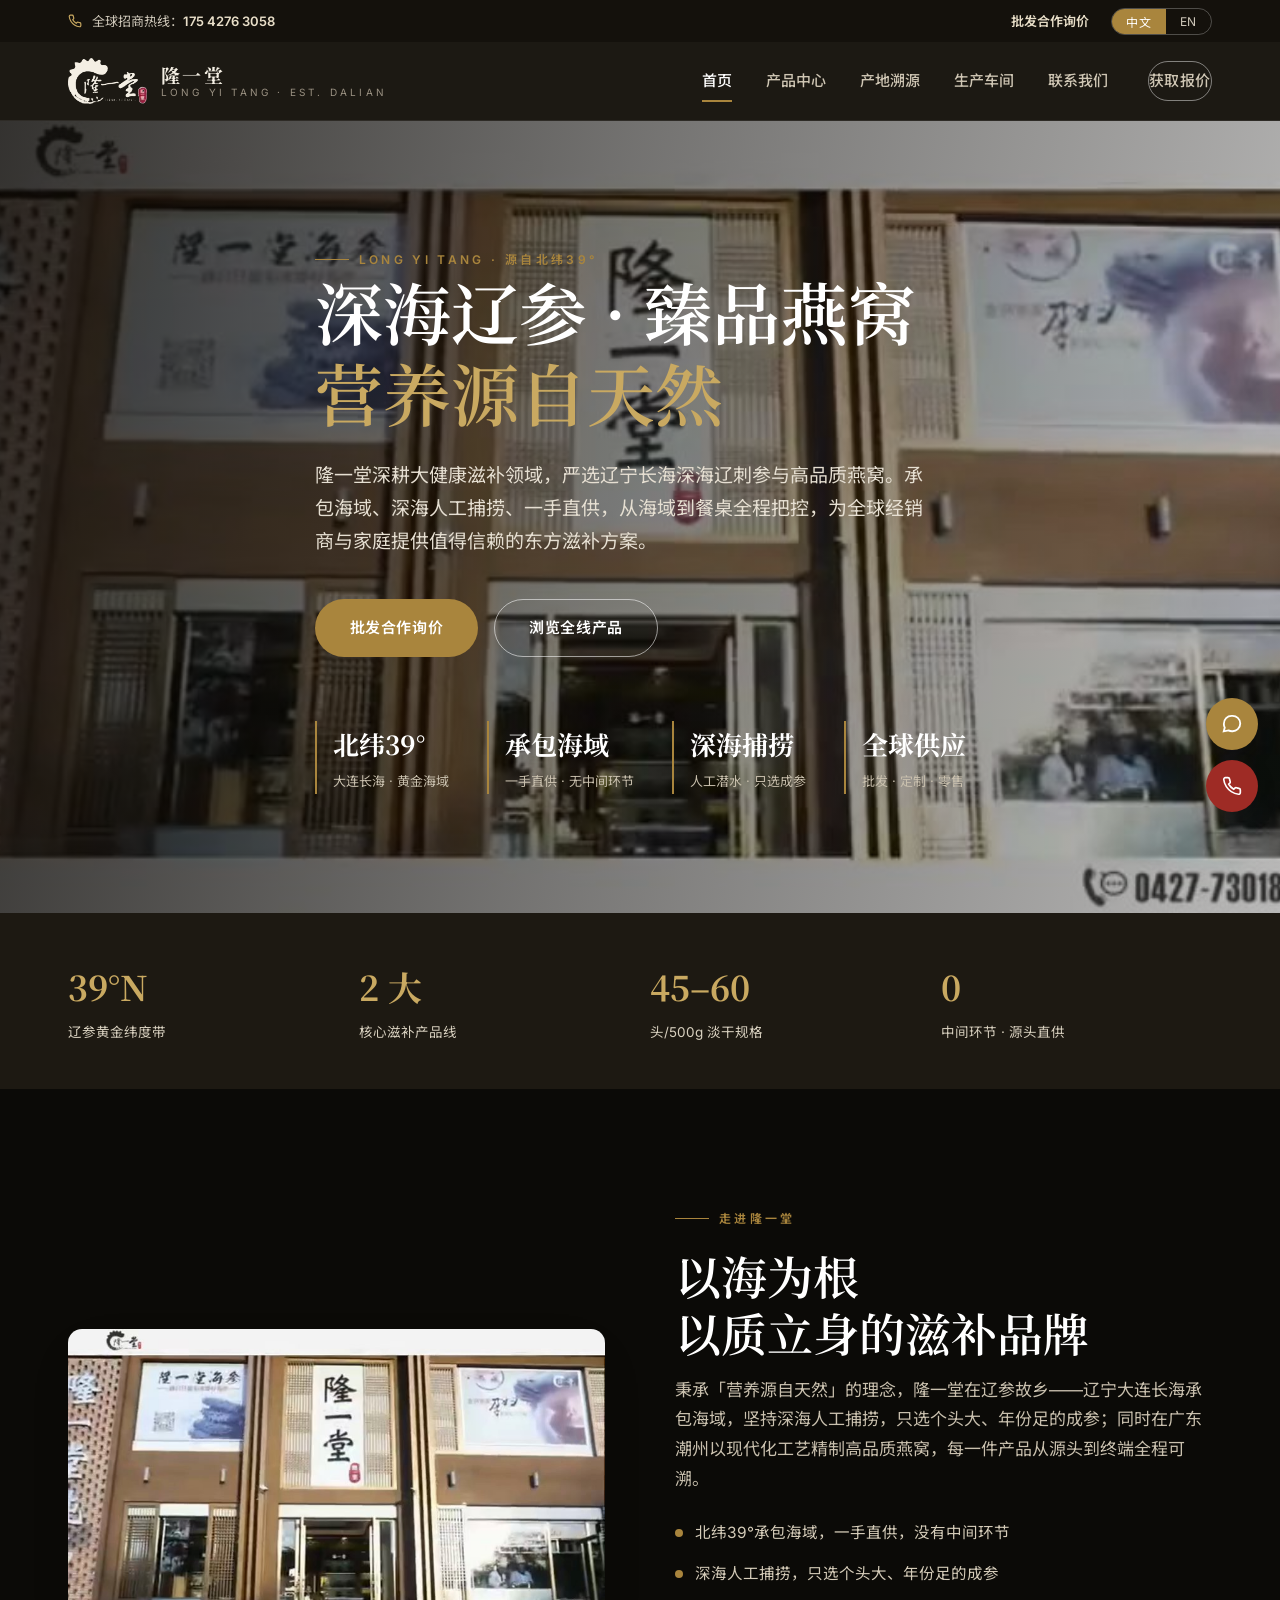
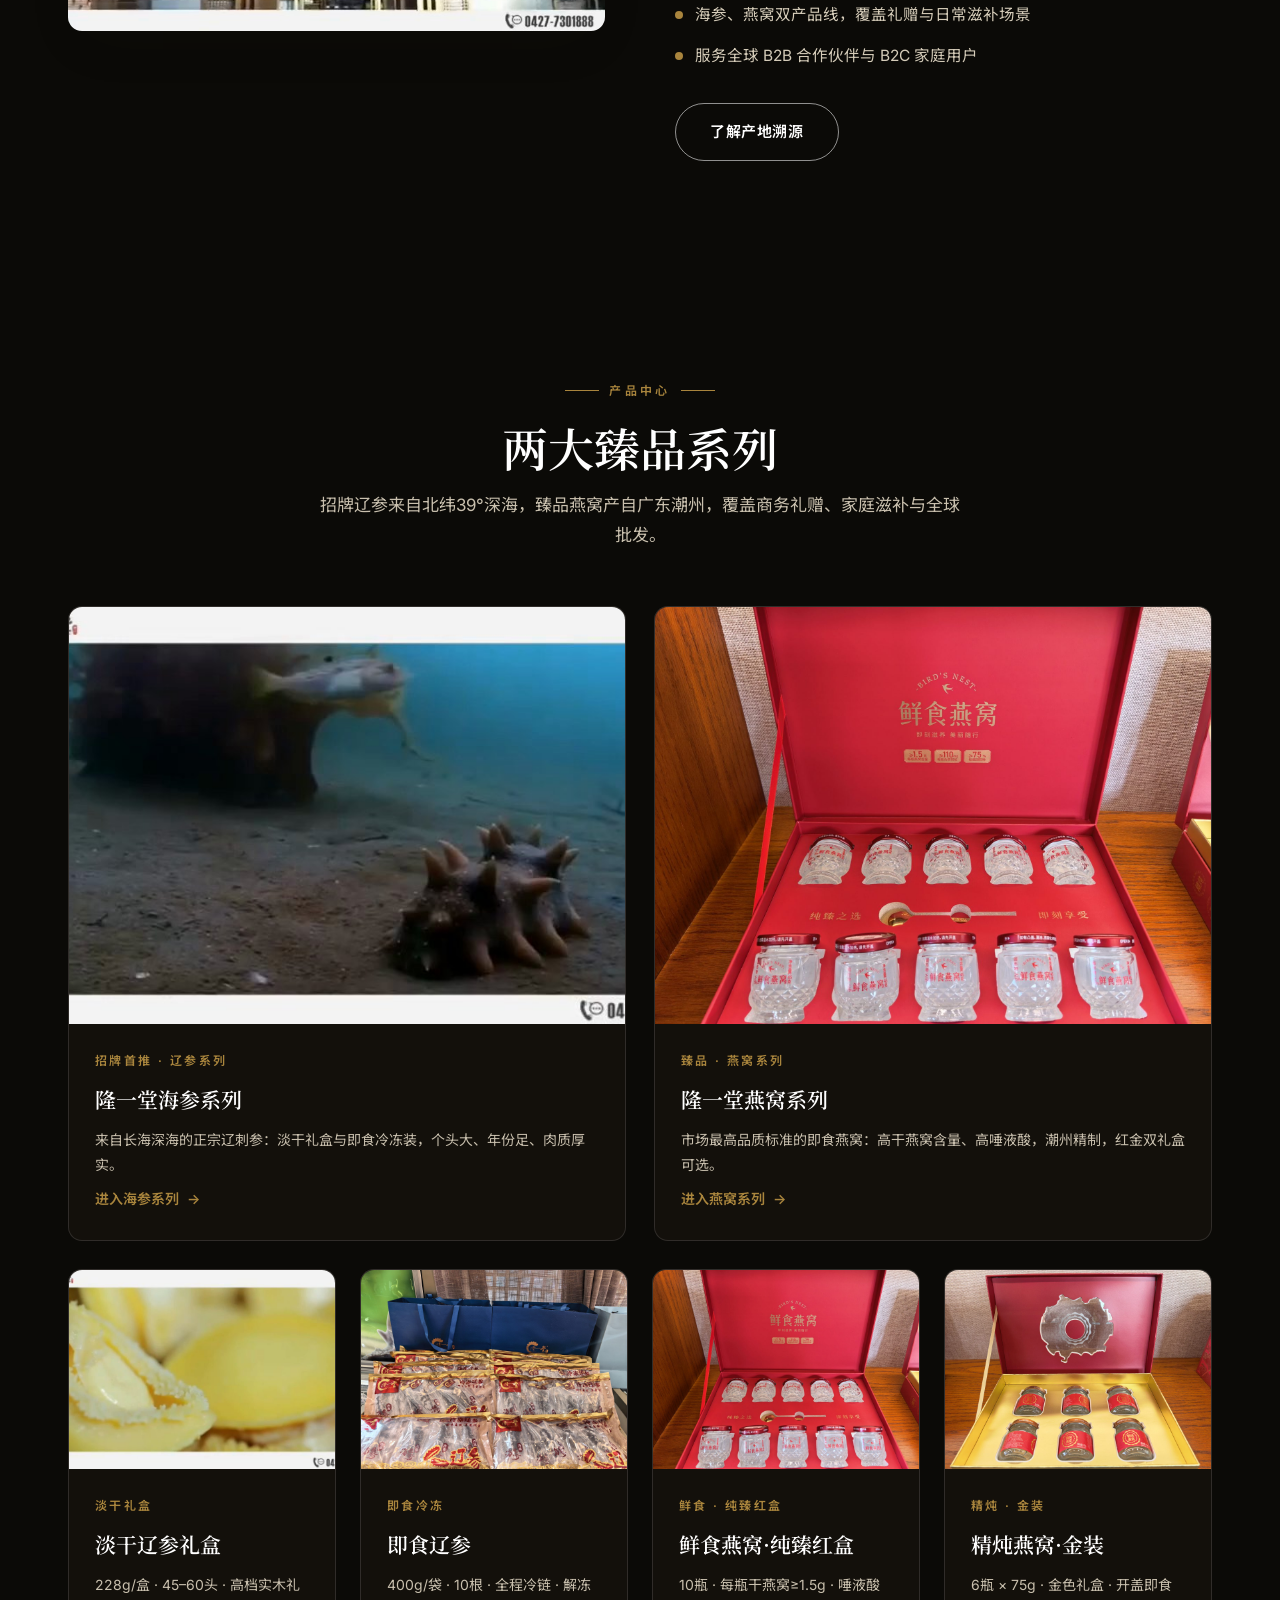
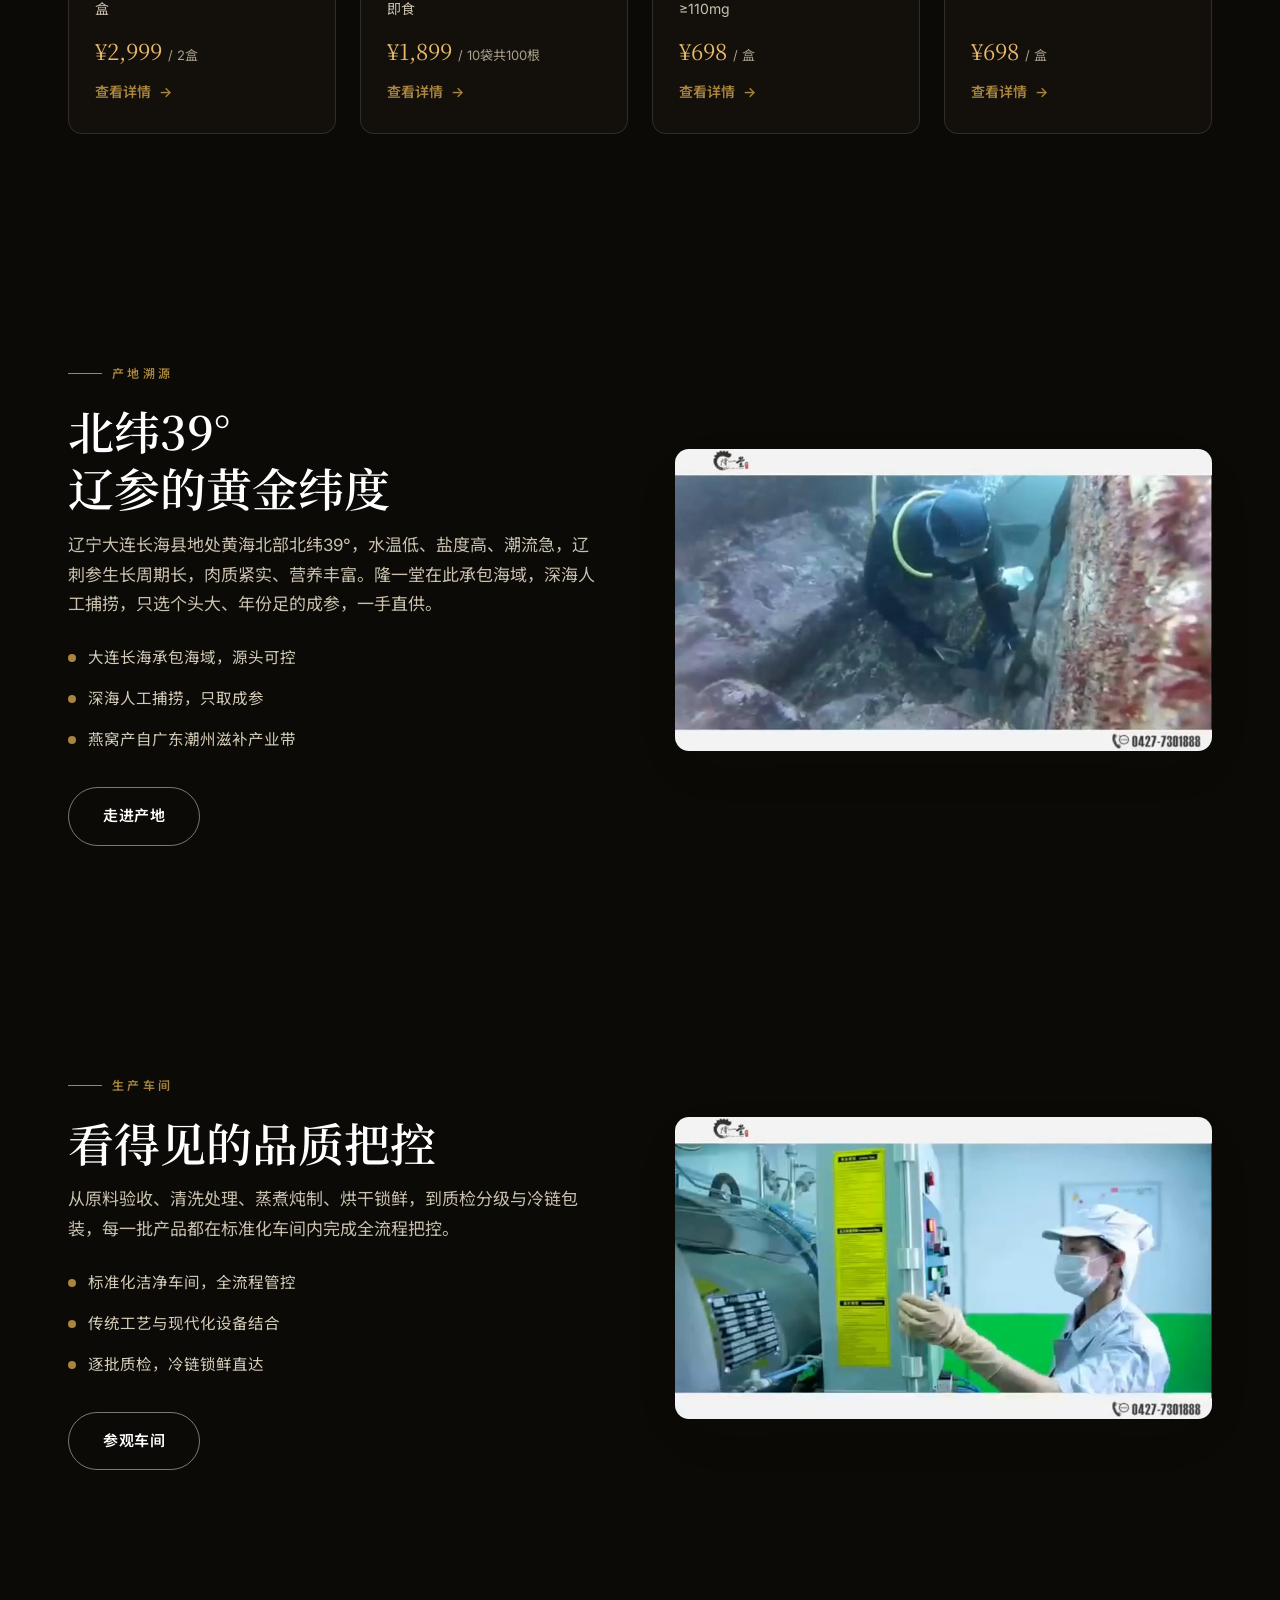
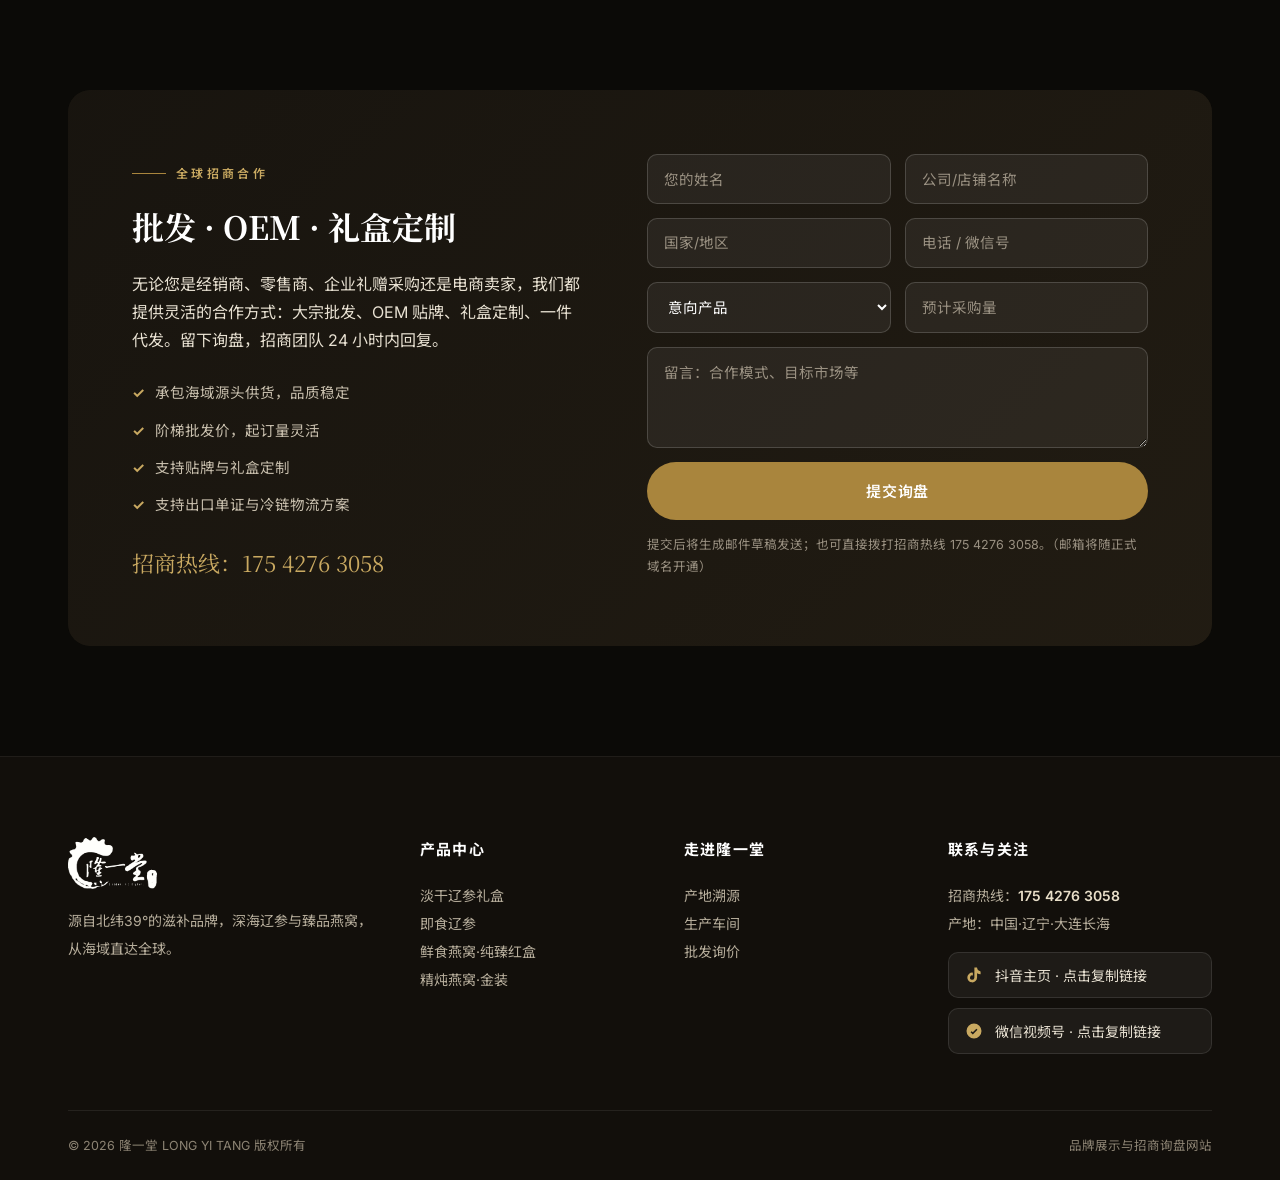
<file: index.html>
<!DOCTYPE html>
<html lang="zh-CN">
<head>
<meta charset="UTF-8">
<meta name="viewport" content="width=device-width, initial-scale=1.0">
<title data-en="LONG YI TANG | Premium Liaoning Sea Cucumber & Bird's Nest — B2B Wholesale & Retail">隆一堂 LONG YI TANG | 深海辽参·臻品燕窝 全球招商与零售</title>
<meta name="description" content="隆一堂 LONG YI TANG，源自北纬39°辽宁长海深海的滋补品牌：淡干辽参、即食辽参、鲜食燕窝、精炖燕窝。承包海域、深海人工捕捞、一手直供，支持全球 B2B 批发、OEM 定制与 B2C 零售。招商热线 17542763058。" data-en="LONG YI TANG — premium tonic house from 39°N Changhai, Dalian. Dried & ready-to-eat Liaoning sea cucumber, fresh-stewed bird's nest. Contracted sea areas, diver-harvested, direct supply. Global B2B wholesale, OEM and retail. Hotline +86 175 4276 3058.">
<meta name="keywords" content="辽参,大连海参,长海海参,淡干海参,即食海参,燕窝,鲜食燕窝,精炖燕窝,滋补品,大健康,隆一堂,LONG YI TANG,sea cucumber,bird's nest,B2B wholesale">
<link rel="canonical" href="https://www.quanyudalian.asia/"><!-- 搜索引擎验证位：拿到代码后填写 content -->
<meta name="google-site-verification" content="GOOGLE_VERIFICATION_CODE">
<meta name="baidu-site-verification" content="code-BAIDU_VERIFICATION_CODE">
<meta name="msvalidate.01" content="BING_VERIFICATION_CODE">
<!-- 上线时替换为正式域名 -->
<meta property="og:type" content="website">
<meta property="og:site_name" content="隆一堂 LONG YI TANG">
<meta property="og:title" content="隆一堂 LONG YI TANG | 深海辽参·臻品燕窝">
<meta property="og:description" content="源自北纬39°辽宁长海深海，承包海域、深海人工捕捞、一手直供。全球 B2B 招商与 B2C 零售。">
<meta property="og:image" content="https://www.quanyudalian.asia/assets/img/storefront.jpg"><!-- 上线时替换为正式域名 -->
<meta name="twitter:card" content="summary_large_image">
<link rel="icon" type="image/png" href="assets/img/logo.png">
<link rel="preconnect" href="https://fonts.googleapis.com">
<link rel="preconnect" href="https://fonts.gstatic.com" crossorigin>
<link href="https://fonts.googleapis.com/css2?family=Inter:wght@400;500;600&family=Noto+Sans+SC:wght@400;500;600&family=Noto+Serif+SC:wght@500;600&family=Playfair+Display:wght@500;600&display=swap" rel="stylesheet">
<link rel="stylesheet" href="assets/css/style.css">
<script type="application/ld+json">
{"@context":"https://schema.org","@type":"Organization","name":"隆一堂 LONG YI TANG","alternateName":"LONG YI TANG","url":"https://www.quanyudalian.asia/","logo":"https://www.quanyudalian.asia/assets/img/logo.png","slogan":"营养源自天然 Nutrition from Nature","contactPoint":{"@type":"ContactPoint","telephone":"+86-175-4276-3058","contactType":"sales","areaServed":"Worldwide","availableLanguage":["zh","en"]},"sameAs":["https://v.douyin.com/mIwWgKdWmxI/","https://weixin.qq.com/sph/AzSOc0yxKF"]}
</script>
<script type="application/ld+json">
{"@context":"https://schema.org","@type":"WebSite","name":"隆一堂 LONG YI TANG","url":"https://www.quanyudalian.asia/","inLanguage":["zh-CN","en"]}
</script>
</head>
<body class="dark-stage">

<!-- 星空动态背景：数据条以下淡入显示，滚动时固定不动 -->
<div class="bg-stage" aria-hidden="true">
  <video autoplay muted loop playsinline preload="auto">
    <source src="assets/video/starry-bg.mp4" type="video/mp4">
  </video>
</div>

<!-- 顶部联系栏 -->
<div class="topbar">
  <div class="container">
    <div class="tb-left">
      <svg width="14" height="14" viewBox="0 0 24 24" fill="none" stroke="#c9a961" stroke-width="2"><path d="M22 16.9v3a2 2 0 0 1-2.2 2 19.8 19.8 0 0 1-8.6-3.1 19.5 19.5 0 0 1-6-6A19.8 19.8 0 0 1 2.1 4.2 2 2 0 0 1 4.1 2h3a2 2 0 0 1 2 1.7c.13.96.36 1.9.7 2.8a2 2 0 0 1-.45 2.1L8.1 9.9a16 16 0 0 0 6 6l1.3-1.3a2 2 0 0 1 2.1-.45c.9.34 1.84.57 2.8.7A2 2 0 0 1 22 16.9z"/></svg>
      <span><span data-en="Global Hotline:">全球招商热线：</span><a href="tel:+8617542763058" data-field="phone-link"><span data-field="phone">175 4276 3058</span></a></span>
    </div>
    <div class="tb-right">
      <a class="tb-mail" href="#inquiry" data-en="Wholesale Inquiry">批发合作询价</a>
      <div class="lang-sw"><button data-lang="zh" class="on">中文</button><button data-lang="en">EN</button></div>
    </div>
  </div>
</div>

<!-- 头部导航 -->
<header class="site">
  <div class="container">
    <a class="brand" href="index.html" aria-label="隆一堂 LONG YI TANG">
      <img src="assets/img/logo-light.png" alt="隆一堂 LONG YI TANG 品牌标识">
      <span class="bt"><b data-en="LONG YI TANG">隆一堂</b><span>LONG YI TANG · EST. DALIAN</span></span>
    </a>
    <button class="burger" aria-label="菜单"><span></span><span></span><span></span></button>
    <nav class="main">
      <a href="index.html" class="act" data-en="Home">首页</a>
      <a href="#products" class="has-sub"><span data-en="Products">产品中心</span>
        <div class="sub">
          <a href="products/dried-sea-cucumber.html"><b data-en="Dried Sea Cucumber Gift Box">淡干辽参礼盒</b><small data-en="Signature · 45–60 pcs">招牌首推 · 45–60头</small></a>
          <a href="products/ready-sea-cucumber.html"><b data-en="Ready-to-Eat Sea Cucumber">即食辽参</b><small data-en="Frozen · 10 pcs/bag">冷冻即食 · 10根/袋</small></a>
          <a href="products/birds-nest-royal.html"><b data-en="Fresh Bird's Nest · Royal">鲜食燕窝·纯臻红盒</b><small data-en="10 jars gift box">10瓶礼盒装</small></a>
          <a href="products/birds-nest-classic.html"><b data-en="Stewed Bird's Nest · Golden">精炖燕窝·金装</b><small data-en="6 jars gift box">6瓶礼盒装</small></a>
        </div>
      </a>
      <a href="origin.html" data-en="Origin">产地溯源</a>
      <a href="workshop.html" data-en="Workshop">生产车间</a>
      <a href="#inquiry" data-en="Contact">联系我们</a>
      <a href="#inquiry" class="btn btn-dark nav-cta" data-en="Get a Quote">获取报价</a>
    </nav>
  </div>
</header>

<!-- 首屏视频 -->
<section class="hero">
  <video autoplay muted loop playsinline poster="assets/img/storefront.jpg">
    <source src="assets/video/brand.mp4" type="video/mp4">
  </video>
  <div class="veil"></div>
  <div class="container">
    <span class="eyebrow" data-en="LONG YI TANG · FROM 39°N DEEP SEA">LONG YI TANG · 源自北纬39°</span>
    <h1 data-en="Deep-Sea Sea Cucumber · Finest Bird's Nest — <em>Nutrition from Nature</em>">深海辽参 · 臻品燕窝<br><em>营养源自天然</em></h1>
    <p class="lead" data-en="From the contracted cold-water sea beds of Changhai, Dalian to modern stewing workshops in Chaozhou, LONG YI TANG controls every step — diver-harvested Liaoning sea cucumber and top-grade bird's nest, delivered direct to distributors and families worldwide.">隆一堂深耕大健康滋补领域，严选辽宁长海深海辽刺参与高品质燕窝。承包海域、深海人工捕捞、一手直供，从海域到餐桌全程把控，为全球经销商与家庭提供值得信赖的东方滋补方案。</p>
    <div class="actions">
      <a href="#inquiry" class="btn btn-gold" data-en="Wholesale & OEM Inquiry">批发合作询价</a>
      <a href="#products" class="btn btn-line" data-en="Explore Products">浏览全线产品</a>
    </div>
    <div class="badge-row">
      <div class="badge"><b data-en="39°N Golden Waters">北纬39°</b><span data-en="Changhai, Dalian core habitat">大连长海 · 黄金海域</span></div>
      <div class="badge"><b data-en="Contracted Sea Areas">承包海域</b><span data-en="First-hand direct supply">一手直供 · 无中间环节</span></div>
      <div class="badge"><b data-en="Diver Harvested">深海捕捞</b><span data-en="Hand-picked by divers">人工潜水 · 只选成参</span></div>
      <div class="badge"><b data-en="B2B + B2C">全球供应</b><span data-en="Wholesale, OEM & retail">批发 · 定制 · 零售</span></div>
    </div>
  </div>
</section>

<!-- 数据条 -->
<div class="strip">
  <div class="container">
    <div class="st rv"><b>39°N</b><span data-en="Golden latitude for Liaoning sea cucumber">辽参黄金纬度带</span></div>
    <div class="st rv"><b data-en="2 Lines">2 大</b><span data-en="Sea cucumber & bird's nest">核心滋补产品线</span></div>
    <div class="st rv"><b>45–60</b><span data-en="Pieces per 500g, dried grade">头/500g 淡干规格</span></div>
    <div class="st rv"><b>0</b><span data-en="Middlemen — source direct supply">中间环节 · 源头直供</span></div>
  </div>
</div>

<!-- 品牌简介 -->
<section class="sec">
  <div class="container split">
    <div class="media rv"><img src="assets/img/storefront.jpg" alt="隆一堂品牌门店" loading="lazy"></div>
    <div class="rv">
      <span class="eyebrow" data-en="ABOUT LONG YI TANG">走进隆一堂</span>
      <h2 class="sec-title" data-en="A Tonic House Built on the Sea">以海为根<br>以质立身的滋补品牌</h2>
      <p class="sec-sub" data-en="&quot;Nutrition from nature&quot; is our founding belief. We contract sea areas in Changhai, Dalian — the home of authentic Liaoning sea cucumber — and pair them with premium bird's nest crafted in Chaozhou, Guangdong. Every piece is traceable from source to shelf.">秉承「营养源自天然」的理念，隆一堂在辽参故乡——辽宁大连长海承包海域，坚持深海人工捕捞，只选个头大、年份足的成参；同时在广东潮州以现代化工艺精制高品质燕窝，每一件产品从源头到终端全程可溯。</p>
      <ul class="ticks">
        <li data-en="Contracted sea beds at 39°N — first-hand supply with no middlemen">北纬39°承包海域，一手直供，没有中间环节</li>
        <li data-en="Diver-harvested, mature cucumbers only — larger size, fuller years">深海人工捕捞，只选个头大、年份足的成参</li>
        <li data-en="Dual product lines: Liaoning sea cucumber & premium bird's nest">海参、燕窝双产品线，覆盖礼赠与日常滋补场景</li>
        <li data-en="Serving global B2B partners and B2C families">服务全球 B2B 合作伙伴与 B2C 家庭用户</li>
      </ul>
      <div class="actions">
        <a href="origin.html" class="btn btn-outline" data-en="Trace Our Origin">了解产地溯源</a>
      </div>
    </div>
  </div>
</section>

<!-- 产品线 -->
<section class="sec" id="products" style="padding-top:100px">
  <div class="container">
    <div class="center rv">
      <span class="eyebrow" data-en="PRODUCTS">产品中心</span>
      <h2 class="sec-title" data-en="Two Collections, One Standard of Excellence">两大臻品系列</h2>
      <p class="sec-sub" data-en="Signature Liaoning sea cucumber from 39°N deep waters, and top-grade bird's nest from Chaozhou — for gifting, retail and daily nourishment.">招牌辽参来自北纬39°深海，臻品燕窝产自广东潮州，覆盖商务礼赠、家庭滋补与全球批发。</p>
    </div>
    <div class="grid-2" style="margin:56px 0 28px">
      <a class="card rv" href="products/dried-sea-cucumber.html">
        <div class="pic"><img src="assets/img/reef.jpg" alt="北纬39°深海辽参生长环境" loading="lazy"></div>
        <div class="body">
          <span class="tag" data-en="SIGNATURE · LIAONING SEA CUCUMBER">招牌首推 · 辽参系列</span>
          <h3 data-en="Liaoning Sea Cucumber Collection">隆一堂海参系列</h3>
          <p class="desc" data-en="Authentic Liaoning spiky sea cucumber from Changhai's cold deep waters — dried gift boxes and ready-to-eat frozen packs.">来自长海深海的正宗辽刺参：淡干礼盒与即食冷冻装，个头大、年份足、肉质厚实。</p>
          <span class="go" data-en="View sea cucumber">进入海参系列</span>
        </div>
      </a>
      <a class="card rv" href="products/birds-nest-royal.html">
        <div class="pic"><img src="assets/img/birds-royal.jpg" alt="隆一堂鲜食燕窝礼盒" loading="lazy"></div>
        <div class="body">
          <span class="tag" data-en="PREMIUM · BIRD'S NEST">臻品 · 燕窝系列</span>
          <h3 data-en="Premium Bird's Nest Collection">隆一堂燕窝系列</h3>
          <p class="desc" data-en="Top-grade ready-to-eat bird's nest crafted in Chaozhou — high dry-nest content and sialic acid, in elegant gift boxes.">市场最高品质标准的即食燕窝：高干燕窝含量、高唾液酸，潮州精制，红金双礼盒可选。</p>
          <span class="go" data-en="View bird's nest">进入燕窝系列</span>
        </div>
      </a>
    </div>
    <div class="grid-4">
      <a class="card rv" href="products/dried-sea-cucumber.html">
        <div class="pic"><img src="assets/img/dish.jpg" alt="淡干辽参礼盒 泡发后肉质厚实" loading="lazy"></div>
        <div class="body">
          <span class="tag" data-en="DRIED GIFT BOX">淡干礼盒</span>
          <h3 data-en="Dried Sea Cucumber Gift Box">淡干辽参礼盒</h3>
          <p class="desc" data-en="228g/box, 45–60 pcs per 500g. Premium hardwood gift box.">228g/盒 · 45–60头 · 高档实木礼盒</p>
          <div class="price"><span data-price="dried">¥2,999</span><small data-en="/ 2 boxes">/ 2盒</small></div>
          <span class="go" data-en="Details">查看详情</span>
        </div>
      </a>
      <a class="card rv" href="products/ready-sea-cucumber.html">
        <div class="pic"><img src="assets/img/sea-ready.jpg" alt="隆一堂即食辽参冷冻袋装" loading="lazy"></div>
        <div class="body">
          <span class="tag" data-en="READY-TO-EAT">即食冷冻</span>
          <h3 data-en="Ready-to-Eat Sea Cucumber">即食辽参</h3>
          <p class="desc" data-en="400g/bag · 10 pcs, cold-chain delivered, ready after thawing.">400g/袋 · 10根 · 全程冷链 · 解冻即食</p>
          <div class="price"><span data-price="ready">¥1,899</span><small data-en="/ 10 bags (100 pcs)">/ 10袋共100根</small></div>
          <span class="go" data-en="Details">查看详情</span>
        </div>
      </a>
      <a class="card rv" href="products/birds-nest-royal.html">
        <div class="pic"><img src="assets/img/birds-royal.jpg" alt="鲜食燕窝纯臻红盒 10瓶装" loading="lazy"></div>
        <div class="body">
          <span class="tag" data-en="FRESH · ROYAL RED">鲜食 · 纯臻红盒</span>
          <h3 data-en="Fresh Bird's Nest · Royal">鲜食燕窝·纯臻红盒</h3>
          <p class="desc" data-en="10 jars · ≥1.5g dry nest & ≥110mg sialic acid per jar.">10瓶 · 每瓶干燕窝≥1.5g · 唾液酸≥110mg</p>
          <div class="price"><span data-price="royal">¥698</span><small data-en="/ box">/ 盒</small></div>
          <span class="go" data-en="Details">查看详情</span>
        </div>
      </a>
      <a class="card rv" href="products/birds-nest-classic.html">
        <div class="pic"><img src="assets/img/birds-golden.jpg" alt="精炖燕窝金装 6瓶装" loading="lazy"></div>
        <div class="body">
          <span class="tag" data-en="STEWED · GOLDEN">精炖 · 金装</span>
          <h3 data-en="Stewed Bird's Nest · Golden">精炖燕窝·金装</h3>
          <p class="desc" data-en="6 jars × 75g · golden gift box · ready to enjoy.">6瓶 × 75g · 金色礼盒 · 开盖即食</p>
          <div class="price"><span data-price="classic">¥698</span><small data-en="/ box">/ 盒</small></div>
          <span class="go" data-en="Details">查看详情</span>
        </div>
      </a>
    </div>
  </div>
</section>

<!-- 产地溯源 -->
<section class="sec">
  <div class="container split">
    <div class="rv">
      <span class="eyebrow" data-en="ORIGIN">产地溯源</span>
      <h2 class="sec-title" data-en="39°N — The Golden Latitude of Liaoning Sea Cucumber">北纬39°<br>辽参的黄金纬度</h2>
      <p class="sec-sub" data-en="Changhai County, Dalian — cold water, high salinity and strong currents slow the sea cucumber's growth, building firmer texture and richer nutrition. LONG YI TANG contracts sea areas here; our divers hand-pick only mature cucumbers, direct from source.">辽宁大连长海县地处黄海北部北纬39°，水温低、盐度高、潮流急，辽刺参生长周期长，肉质紧实、营养丰富。隆一堂在此承包海域，深海人工捕捞，只选个头大、年份足的成参，一手直供。</p>
      <ul class="ticks">
        <li data-en="Contracted sea beds in Changhai, Dalian">大连长海承包海域，源头可控</li>
        <li data-en="Deep-sea diver harvesting, mature stock only">深海人工捕捞，只取成参</li>
        <li data-en="Bird's nest crafted in Chaozhou, Guangdong">燕窝产自广东潮州滋补产业带</li>
      </ul>
      <div class="actions">
        <a href="origin.html" class="btn btn-dark" data-en="Explore Our Origins">走进产地</a>
      </div>
    </div>
    <div class="media rv"><img src="assets/img/diver.jpg" alt="潜水员在北纬39°深海捕捞辽参" loading="lazy"></div>
  </div>
</section>

<!-- 生产车间 -->
<section class="sec">
  <div class="container split rev">
    <div class="media rv"><img src="assets/img/workshop.jpg" alt="隆一堂现代化生产车间" loading="lazy"></div>
    <div class="rv">
      <span class="eyebrow" data-en="WORKSHOP">生产车间</span>
      <h2 class="sec-title" data-en="Quality You Can See, Step by Step">看得见的品质把控</h2>
      <p class="sec-sub" data-en="From raw material inspection to cleaning, stewing, drying, grading and cold-chain packing — every batch passes through our standardized workshop before it leaves the factory.">从原料验收、清洗处理、蒸煮炖制、烘干锁鲜，到质检分级与冷链包装，每一批产品都在标准化车间内完成全流程把控。</p>
      <ul class="ticks">
        <li data-en="Standardized clean workshop with full-process control">标准化洁净车间，全流程管控</li>
        <li data-en="Traditional craftsmanship meets modern equipment">传统工艺与现代化设备结合</li>
        <li data-en="Batch-by-batch inspection and cold-chain delivery">逐批质检，冷链锁鲜直达</li>
      </ul>
      <div class="actions">
        <a href="workshop.html" class="btn btn-dark" data-en="Inside the Workshop">参观车间</a>
      </div>
    </div>
  </div>
</section>

<!-- 询盘 -->
<section class="sec sec-dark" id="inquiry">
  <div class="container">
    <div class="inq rv">
      <div>
        <span class="eyebrow" data-en="GLOBAL PARTNERSHIP">全球招商合作</span>
        <h3 data-en="Wholesale, OEM & Gift Customization">批发 · OEM · 礼盒定制</h3>
        <p data-en="Whether you are a distributor, retailer, corporate gifting buyer or e-commerce seller, we offer flexible cooperation: bulk wholesale, OEM/private label, custom gift boxes and drop-shipping. Leave your inquiry — our team replies within 24 hours.">无论您是经销商、零售商、企业礼赠采购还是电商卖家，我们都提供灵活的合作方式：大宗批发、OEM 贴牌、礼盒定制、一件代发。留下询盘，招商团队 24 小时内回复。</p>
        <ul class="pts">
          <li data-en="Stable source supply from contracted sea areas">承包海域源头供货，品质稳定</li>
          <li data-en="MOQ-friendly wholesale pricing">阶梯批发价，起订量灵活</li>
          <li data-en="Private label & custom gift box support">支持贴牌与礼盒定制</li>
          <li data-en="Export documentation & cold-chain logistics support">支持出口单证与冷链物流方案</li>
        </ul>
        <p style="margin-top:26px;color:#c9a961;font-family:var(--serif);font-size:22px" data-en="Hotline: 175 4276 3058">招商热线：<span data-field="phone">175 4276 3058</span></p>
      </div>
      <form class="quote" novalidate>
        <input type="text" name="name" required placeholder="您的姓名" data-en-ph="Your name">
        <input type="text" name="company" placeholder="公司/店铺名称" data-en-ph="Company / store">
        <input type="text" name="country" placeholder="国家/地区" data-en-ph="Country / region">
        <input type="text" name="phone" required placeholder="电话 / 微信号" data-en-ph="Phone / WeChat / WhatsApp">
        <select name="product">
          <option value="" data-en="Interested product">意向产品</option>
          <option value="Dried Sea Cucumber Gift Box" data-en="Dried Sea Cucumber Gift Box">淡干辽参礼盒</option>
          <option value="Ready-to-Eat Sea Cucumber" data-en="Ready-to-Eat Sea Cucumber">即食辽参</option>
          <option value="Fresh Bird's Nest Royal" data-en="Fresh Bird's Nest · Royal">鲜食燕窝·纯臻红盒</option>
          <option value="Stewed Bird's Nest Golden" data-en="Stewed Bird's Nest · Golden">精炖燕窝·金装</option>
          <option value="Multiple / OEM" data-en="Multiple / OEM cooperation">多品类 / OEM 合作</option>
        </select>
        <input type="text" name="qty" placeholder="预计采购量" data-en-ph="Estimated quantity">
        <textarea name="msg" class="full" placeholder="留言：合作模式、目标市场等" data-en-ph="Message: cooperation model, target market..."></textarea>
        <button type="submit" class="btn btn-gold full" style="justify-content:center" data-en="Send Inquiry">提交询盘</button>
        <div class="form-ok"></div>
        <p class="hint" data-en="Submitting opens a drafted email — or call 175 4276 3058 directly. (Email address will be activated with the official domain.)">提交后将生成邮件草稿发送；也可直接拨打招商热线 175 4276 3058。（邮箱将随正式域名开通）</p>
      </form>
    </div>
  </div>
</section>

<!-- 页脚 -->
<footer class="site">
  <div class="container">
    <div class="cols">
      <div class="fbrand">
        <img src="assets/img/logo.png" alt="隆一堂 LONG YI TANG">
        <p data-en="A premium tonic house from 39°N, Dalian — Liaoning sea cucumber & fine bird's nest, direct from source to the world.">源自北纬39°的滋补品牌，深海辽参与臻品燕窝，从海域直达全球。</p>
      </div>
      <div>
        <h5 data-en="Products">产品中心</h5>
        <ul>
          <li><a href="products/dried-sea-cucumber.html" data-en="Dried Sea Cucumber Gift Box">淡干辽参礼盒</a></li>
          <li><a href="products/ready-sea-cucumber.html" data-en="Ready-to-Eat Sea Cucumber">即食辽参</a></li>
          <li><a href="products/birds-nest-royal.html" data-en="Fresh Bird's Nest · Royal">鲜食燕窝·纯臻红盒</a></li>
          <li><a href="products/birds-nest-classic.html" data-en="Stewed Bird's Nest · Golden">精炖燕窝·金装</a></li>
        </ul>
      </div>
      <div>
        <h5 data-en="Company">走进隆一堂</h5>
        <ul>
          <li><a href="origin.html" data-en="Origin Traceability">产地溯源</a></li>
          <li><a href="workshop.html" data-en="Production Workshop">生产车间</a></li>
          <li><a href="#inquiry" data-en="Wholesale Inquiry">批发询价</a></li>
        </ul>
      </div>
      <div>
        <h5 data-en="Contact & Socials">联系与关注</h5>
        <ul>
          <li><span data-en="Hotline: ">招商热线：</span><a href="tel:+8617542763058" data-field="phone-link" style="color:#e9dfc9;font-weight:600"><span data-field="phone">175 4276 3058</span></a></li>
          <li data-en="Origin: Changhai, Dalian, Liaoning, China">产地：中国·辽宁·大连长海</li>
        </ul>
        <div class="socials" style="margin-top:14px">
          <button class="soc" data-copy="https://v.douyin.com/mIwWgKdWmxI/" data-copy-field="douyin">
            <svg width="18" height="18" viewBox="0 0 24 24" fill="#c9a961"><path d="M19.6 6.7a5 5 0 0 1-3.5-4.2V2h-3.6v13.4a2.9 2.9 0 1 1-2-2.7V8.9a6.5 6.5 0 1 0 5.6 6.5V9.6a8.5 8.5 0 0 0 4.7 1.4V7.4c-.3 0-.6-.2-.8-.7z"/></svg>
            <span data-en="Douyin — tap to copy link">抖音主页 · 点击复制链接</span>
          </button>
          <button class="soc" data-copy="https://weixin.qq.com/sph/AzSOc0yxKF" data-copy-field="channels">
            <svg width="18" height="18" viewBox="0 0 24 24" fill="#c9a961"><path d="M12 2a10 10 0 1 0 10 10A10 10 0 0 0 12 2zm-1.6 14.6-3-3 1.4-1.4 1.6 1.6 4.8-4.8 1.4 1.4z"/></svg>
            <span data-en="WeChat Channels — tap to copy link">微信视频号 · 点击复制链接</span>
          </button>
        </div>
      </div>
    </div>
    <div class="copy">
      <span data-en="© YEAR LONG YI TANG. All rights reserved.">© <span class="js-year">2026</span> 隆一堂 LONG YI TANG 版权所有</span>
      <span data-en="Brand showcase & wholesale inquiry site">品牌展示与招商询盘网站</span>
    </div>
  </div>
</footer>

<!-- 浮动联系 -->
<div class="float-cta">
  <div class="float-panel">
    <h6 data-en="CONTACT US">联系我们</h6>
    <div class="tel" data-field="phone">175 4276 3058</div>
    <div class="row">
      <a href="tel:+8617542763058" data-field="phone-link"><span data-en="Call now">立即拨打热线</span></a>
      <button data-copy="https://v.douyin.com/mIwWgKdWmxI/" data-copy-field="douyin"><span data-en="Douyin: copy link">抖音：复制主页链接</span></button>
      <button data-copy="https://weixin.qq.com/sph/AzSOc0yxKF" data-copy-field="channels"><span data-en="WeChat Channels: copy link">视频号：复制主页链接</span></button>
    </div>
  </div>
  <div class="float-btns">
    <button class="fbtn chat" aria-label="联系方式">
      <svg width="22" height="22" viewBox="0 0 24 24" fill="none" stroke="currentColor" stroke-width="2"><path d="M21 11.5a8.4 8.4 0 0 1-9 8.4 8.6 8.6 0 0 1-3.8-.9L3 20l1.1-4.1a8.3 8.3 0 0 1-1-4A8.4 8.4 0 0 1 12 3.1a8.4 8.4 0 0 1 9 8.4z"/></svg>
    </button>
    <a class="fbtn tel" href="tel:+8617542763058" data-field="phone-link" aria-label="拨打电话">
      <svg width="20" height="20" viewBox="0 0 24 24" fill="none" stroke="currentColor" stroke-width="2"><path d="M22 16.9v3a2 2 0 0 1-2.2 2 19.8 19.8 0 0 1-8.6-3.1 19.5 19.5 0 0 1-6-6A19.8 19.8 0 0 1 2.1 4.2 2 2 0 0 1 4.1 2h3a2 2 0 0 1 2 1.7c.13.96.36 1.9.7 2.8a2 2 0 0 1-.45 2.1L8.1 9.9a16 16 0 0 0 6 6l1.3-1.3a2 2 0 0 1 2.1-.45c.9.34 1.84.57 2.8.7A2 2 0 0 1 22 16.9z"/></svg>
    </a>
    <button class="fbtn top" aria-label="回到顶部">
      <svg width="18" height="18" viewBox="0 0 24 24" fill="none" stroke="currentColor" stroke-width="2"><path d="M12 19V5m-7 7 7-7 7 7"/></svg>
    </button>
  </div>
</div>
<div class="toast"></div>

<script src="assets/js/main.js"></script>
<script src="assets/js/dyn.js"></script>
</body>
</html>
</file>
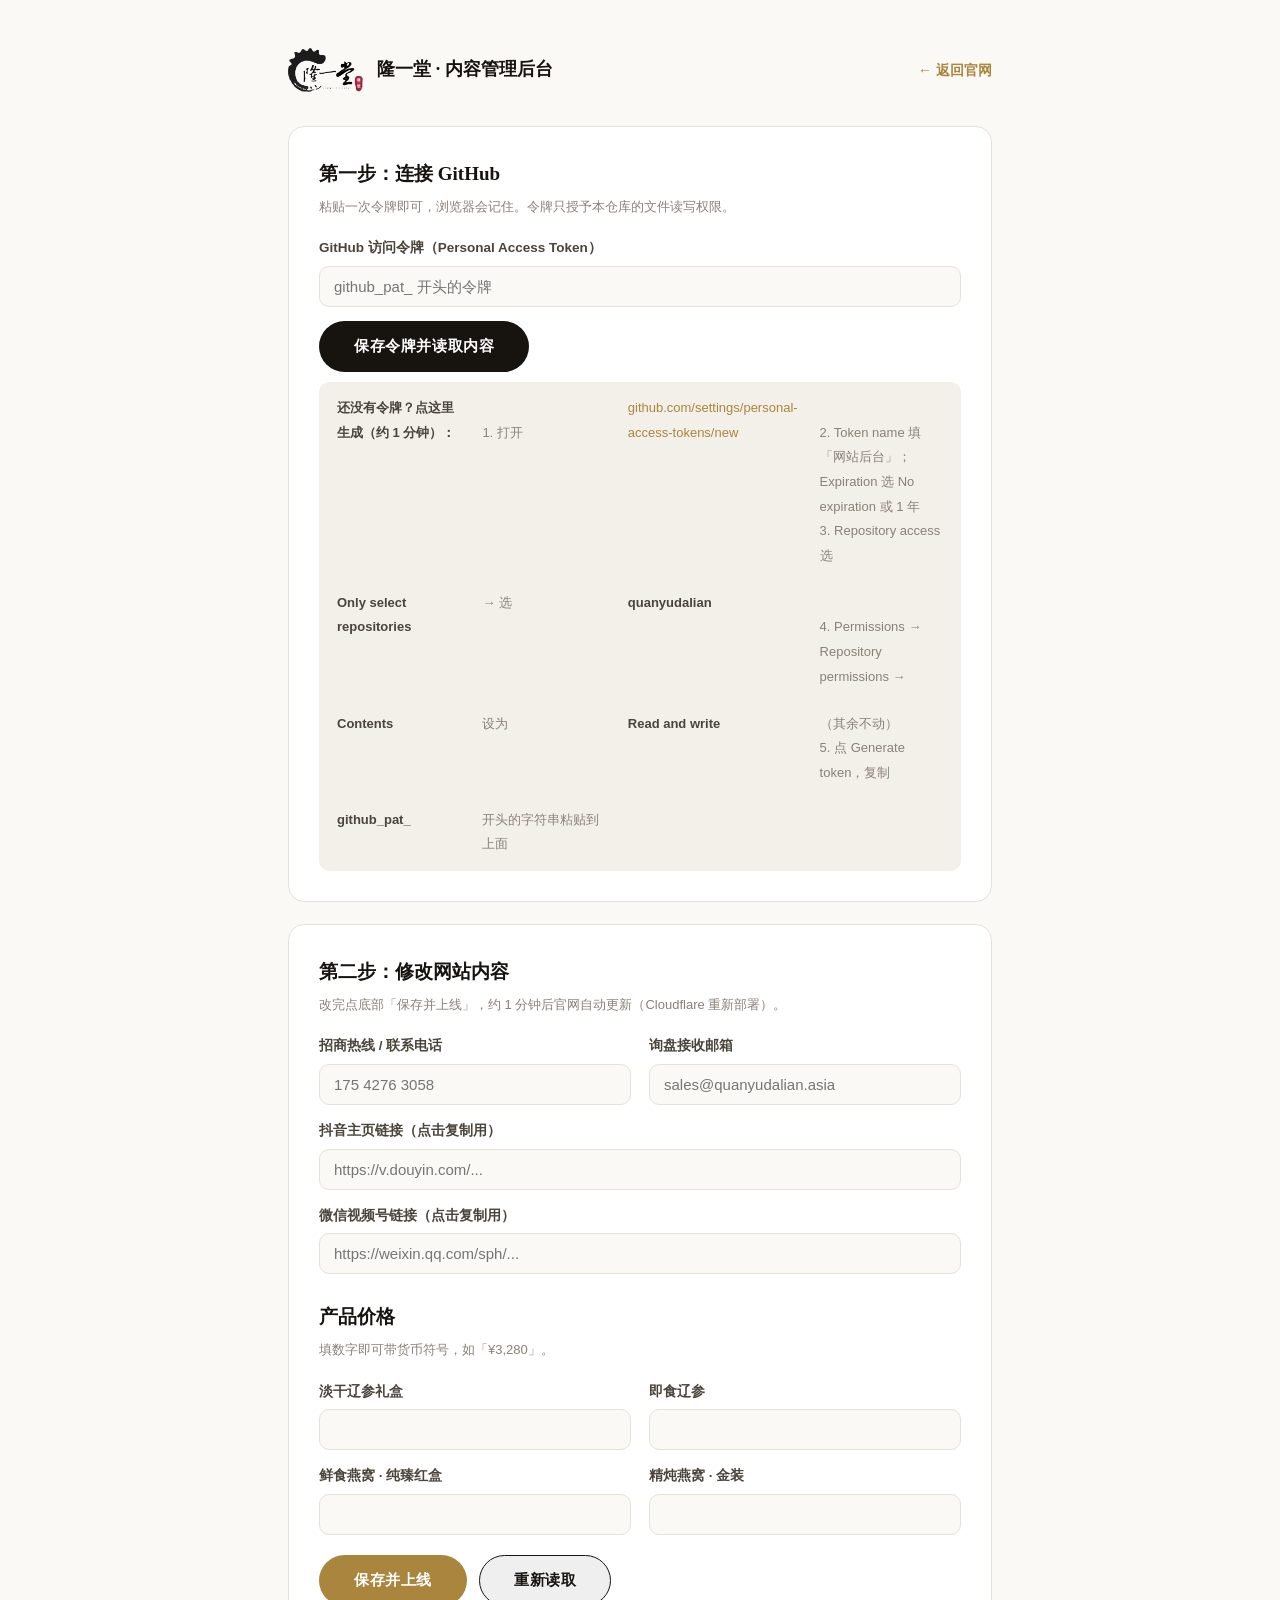
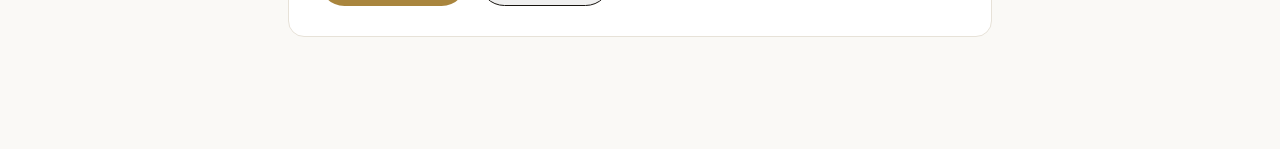
<file: admin/index.html>
<!DOCTYPE html>
<html lang="zh-CN">
<head>
<meta charset="UTF-8">
<meta name="viewport" content="width=device-width, initial-scale=1.0">
<meta name="robots" content="noindex, nofollow">
<title>内容管理后台 | 隆一堂 LONG YI TANG</title>
<link rel="icon" type="image/png" href="../assets/img/logo.png">
<link rel="stylesheet" href="../assets/css/style.css">
<style>
.adm{max-width:760px;margin:0 auto;padding:48px 28px 90px}
.adm-head{display:flex;align-items:center;justify-content:space-between;margin-bottom:34px;flex-wrap:wrap;gap:14px}
.adm-head img{height:44px}
.adm-head .back{font-size:14px;color:var(--ink-3)}
.adm-head .back a{color:var(--gold);font-weight:600}
.panel{background:#fff;border:1px solid var(--line);border-radius:16px;padding:30px;margin-bottom:22px}
.panel h3{font-family:var(--serif);font-size:19px;margin-bottom:6px}
.panel .tip{font-size:13px;color:var(--ink-3);margin-bottom:18px;line-height:1.7}
.field{display:flex;flex-direction:column;gap:6px;margin-bottom:14px}
.field label{font-size:13.5px;font-weight:600;color:var(--ink-2)}
.field input{border:1px solid var(--line);border-radius:10px;padding:11px 14px;font-size:15px;font-family:var(--sans);outline:none;transition:.2s;background:var(--bg)}
.field input:focus{border-color:var(--gold)}
.grid2{display:grid;grid-template-columns:1fr 1fr;gap:0 18px}
.adm-status{margin-top:16px;font-size:14px;padding:12px 16px;border-radius:10px;display:none}
.adm-status.ok{display:block;background:#E1F5EE;color:#085041;border:1px solid #5DCAA5}
.adm-status.err{display:block;background:#FCEBEB;color:#791F1F;border:1px solid #F09595}
.adm-btns{display:flex;gap:12px;flex-wrap:wrap;margin-top:6px}
.steps{font-size:13px;color:var(--ink-3);line-height:1.9;background:var(--bg-soft);border-radius:10px;padding:14px 18px;margin-top:10px}
.steps b{color:var(--ink-2)}
@media(max-width:640px){.grid2{grid-template-columns:1fr}}
</style>
</head>
<body>

<div class="adm">
  <div class="adm-head">
    <div class="brand"><img src="../assets/img/logo.png" alt="隆一堂"> <b style="font-family:var(--serif);font-size:18px">隆一堂 · 内容管理后台</b></div>
    <div class="back"><a href="../index.html">← 返回官网</a></div>
  </div>

  <div class="panel">
    <h3>第一步：连接 GitHub</h3>
    <p class="tip">粘贴一次令牌即可，浏览器会记住。令牌只授予本仓库的文件读写权限。</p>
    <div class="field">
      <label>GitHub 访问令牌（Personal Access Token）</label>
      <input type="password" id="token" placeholder="github_pat_ 开头的令牌">
    </div>
    <div class="adm-btns">
      <button class="btn btn-dark" id="btn-connect">保存令牌并读取内容</button>
    </div>
    <div class="steps">
      <b>还没有令牌？点这里生成（约 1 分钟）：</b><br>
      1. 打开 <a href="https://github.com/settings/personal-access-tokens/new" target="_blank" style="color:var(--gold)">github.com/settings/personal-access-tokens/new</a><br>
      2. Token name 填「网站后台」；Expiration 选 No expiration 或 1 年<br>
      3. Repository access 选 <b>Only select repositories</b> → 选 <b>quanyudalian</b><br>
      4. Permissions → Repository permissions → <b>Contents</b> 设为 <b>Read and write</b>（其余不动）<br>
      5. 点 Generate token，复制 <b>github_pat_</b> 开头的字符串粘贴到上面
    </div>
    <div class="adm-status" id="status1"></div>
  </div>

  <div class="panel">
    <h3>第二步：修改网站内容</h3>
    <p class="tip">改完点底部「保存并上线」，约 1 分钟后官网自动更新（Cloudflare 重新部署）。</p>
    <div class="grid2">
      <div class="field"><label>招商热线 / 联系电话</label><input id="f-phone" placeholder="175 4276 3058"></div>
      <div class="field"><label>询盘接收邮箱</label><input id="f-email" placeholder="sales@quanyudalian.asia"></div>
    </div>
    <div class="field"><label>抖音主页链接（点击复制用）</label><input id="f-douyin" placeholder="https://v.douyin.com/..."></div>
    <div class="field"><label>微信视频号链接（点击复制用）</label><input id="f-channels" placeholder="https://weixin.qq.com/sph/..."></div>

    <h3 style="margin-top:26px">产品价格</h3>
    <p class="tip">填数字即可带货币符号，如「¥3,280」。</p>
    <div class="grid2">
      <div class="field"><label>淡干辽参礼盒</label><input id="p-dried"></div>
      <div class="field"><label>即食辽参</label><input id="p-ready"></div>
      <div class="field"><label>鲜食燕窝 · 纯臻红盒</label><input id="p-royal"></div>
      <div class="field"><label>精炖燕窝 · 金装</label><input id="p-classic"></div>
    </div>

    <div class="adm-btns">
      <button class="btn btn-gold" id="btn-save">保存并上线</button>
      <button class="btn btn-outline" id="btn-reload">重新读取</button>
    </div>
    <div class="adm-status" id="status2"></div>
  </div>
</div>

<script>
(function () {
  var OWNER = "bangguozhang20-commits", REPO = "quanyudalian", BRANCH = "main",
      PATH = "data/site.json",
      API = "https://api.github.com/repos/" + OWNER + "/" + REPO + "/contents/" + PATH,
      token = "", sha = "";

  var $ = function (id) { return document.getElementById(id); };
  function show(el, msg, ok) { el.textContent = msg; el.className = "adm-status " + (ok ? "ok" : "err"); }

  function b64d(s) {
    var bin = atob(s.replace(/\s/g, "")), bytes = new Uint8Array(bin.length);
    for (var i = 0; i < bin.length; i++) bytes[i] = bin.charCodeAt(i);
    return new TextDecoder().decode(bytes);
  }
  function b64e(str) {
    var bytes = new TextEncoder().encode(str), bin = "";
    for (var i = 0; i < bytes.length; i++) bin += String.fromCharCode(bytes[i]);
    return btoa(bin);
  }
  function gh(method, body) {
    return fetch(API + "?ref=" + BRANCH + "&t=" + Date.now(), {
      method: method,
      headers: {
        "Authorization": "Bearer " + token,
        "Accept": "application/vnd.github+json",
        "X-GitHub-Api-Version": "2022-11-28",
        "Content-Type": "application/json"
      },
      body: body ? JSON.stringify(body) : undefined
    }).then(function (r) {
      if (r.status === 401 || r.status === 403) throw new Error("令牌无效或权限不足，请按上面步骤重新生成");
      if (r.status === 404) throw new Error("未找到 " + PATH + "，请确认选择了 quanyudalian 仓库");
      if (r.status === 409) throw new Error("文件刚被别处更新，请点「重新读取」后再保存");
      if (!r.ok) throw new Error("GitHub 请求失败（" + r.status + "），稍后再试");
      return r.json();
    });
  }

  function fill(d) {
    $("f-phone").value = d.phone || "";
    $("f-email").value = d.email || "";
    $("f-douyin").value = d.douyin || "";
    $("f-channels").value = d.channels || "";
    var p = d.prices || {};
    $("p-dried").value = p.dried || ""; $("p-ready").value = p.ready || "";
    $("p-royal").value = p.royal || ""; $("p-classic").value = p.classic || "";
  }
  function collect() {
    return {
      phone: $("f-phone").value.trim(),
      email: $("f-email").value.trim(),
      douyin: $("f-douyin").value.trim(),
      channels: $("f-channels").value.trim(),
      prices: {
        dried: $("p-dried").value.trim(), ready: $("p-ready").value.trim(),
        royal: $("p-royal").value.trim(), classic: $("p-classic").value.trim()
      }
    };
  }

  function load() {
    return gh("GET").then(function (j) {
      sha = j.sha;
      fill(JSON.parse(b64d(j.content)));
      show($("status1"), "已连接，内容读取成功，可以开始修改。", true);
    });
  }

  $("btn-connect").addEventListener("click", function () {
    token = $("token").value.trim();
    if (!token) { show($("status1"), "请先粘贴令牌", false); return; }
    try { localStorage.setItem("lyt-admin-token", token); } catch (e) {}
    load().catch(function (err) { show($("status1"), err.message, false); });
  });

  $("btn-reload").addEventListener("click", function () {
    if (!token) { show($("status2"), "请先在上方完成连接", false); return; }
    load().then(function () { show($("status2"), "已重新读取线上内容。", true); })
      .catch(function (err) { show($("status2"), err.message, false); });
  });

  $("btn-save").addEventListener("click", function () {
    if (!token) { show($("status2"), "请先在上方完成连接", false); return; }
    var data = collect();
    if (!data.phone || !data.email) { show($("status2"), "电话和邮箱不能为空", false); return; }
    gh("PUT", {
      message: "后台更新：联系方式与价格",
      branch: BRANCH,
      sha: sha,
      content: b64e(JSON.stringify(data, null, 2) + "\n")
    }).then(function (j) {
      sha = j.content.sha;
      show($("status2"), "保存成功！约 1 分钟后官网自动更新，可打开官网确认。", true);
    }).catch(function (err) { show($("status2"), err.message, false); });
  });

  try { token = localStorage.getItem("lyt-admin-token") || ""; } catch (e) {}
  if (token) { $("token").value = token; load().catch(function () {}); }
})();
</script>
</body>
</html>
</file>
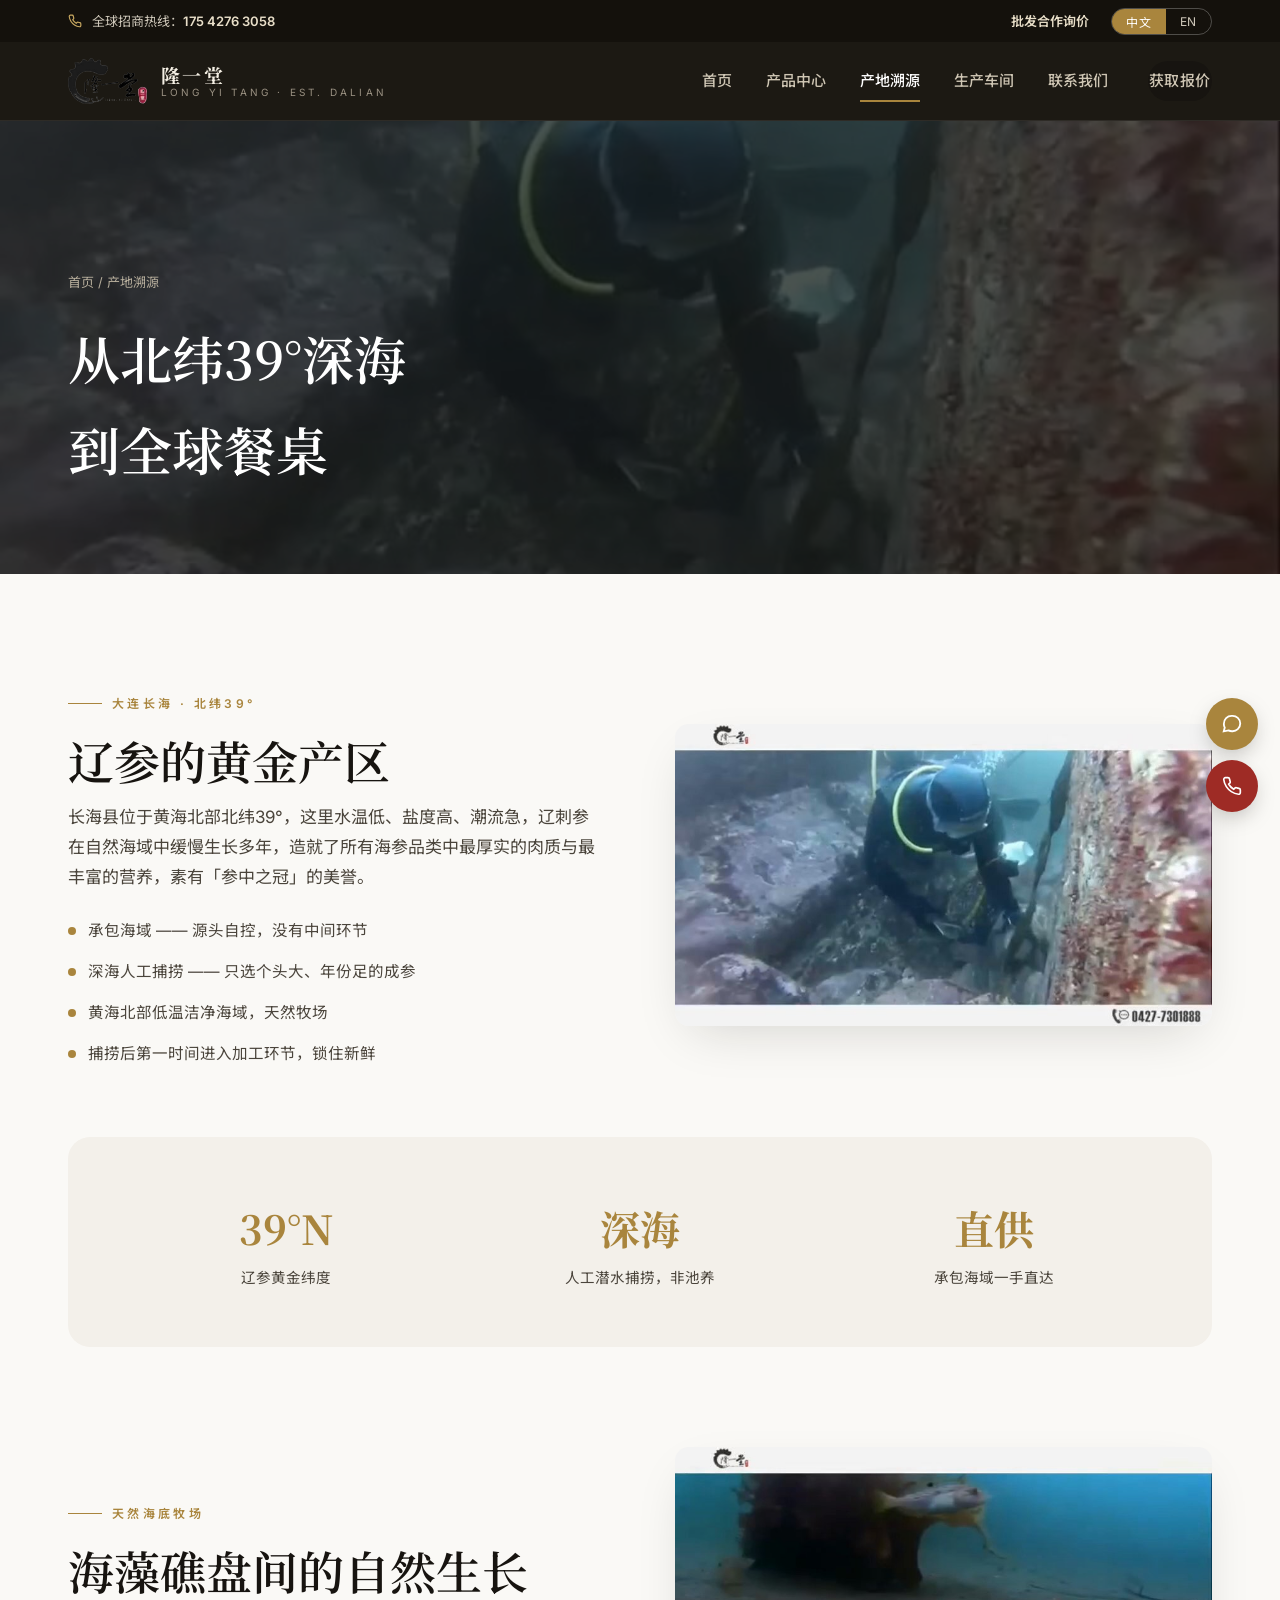
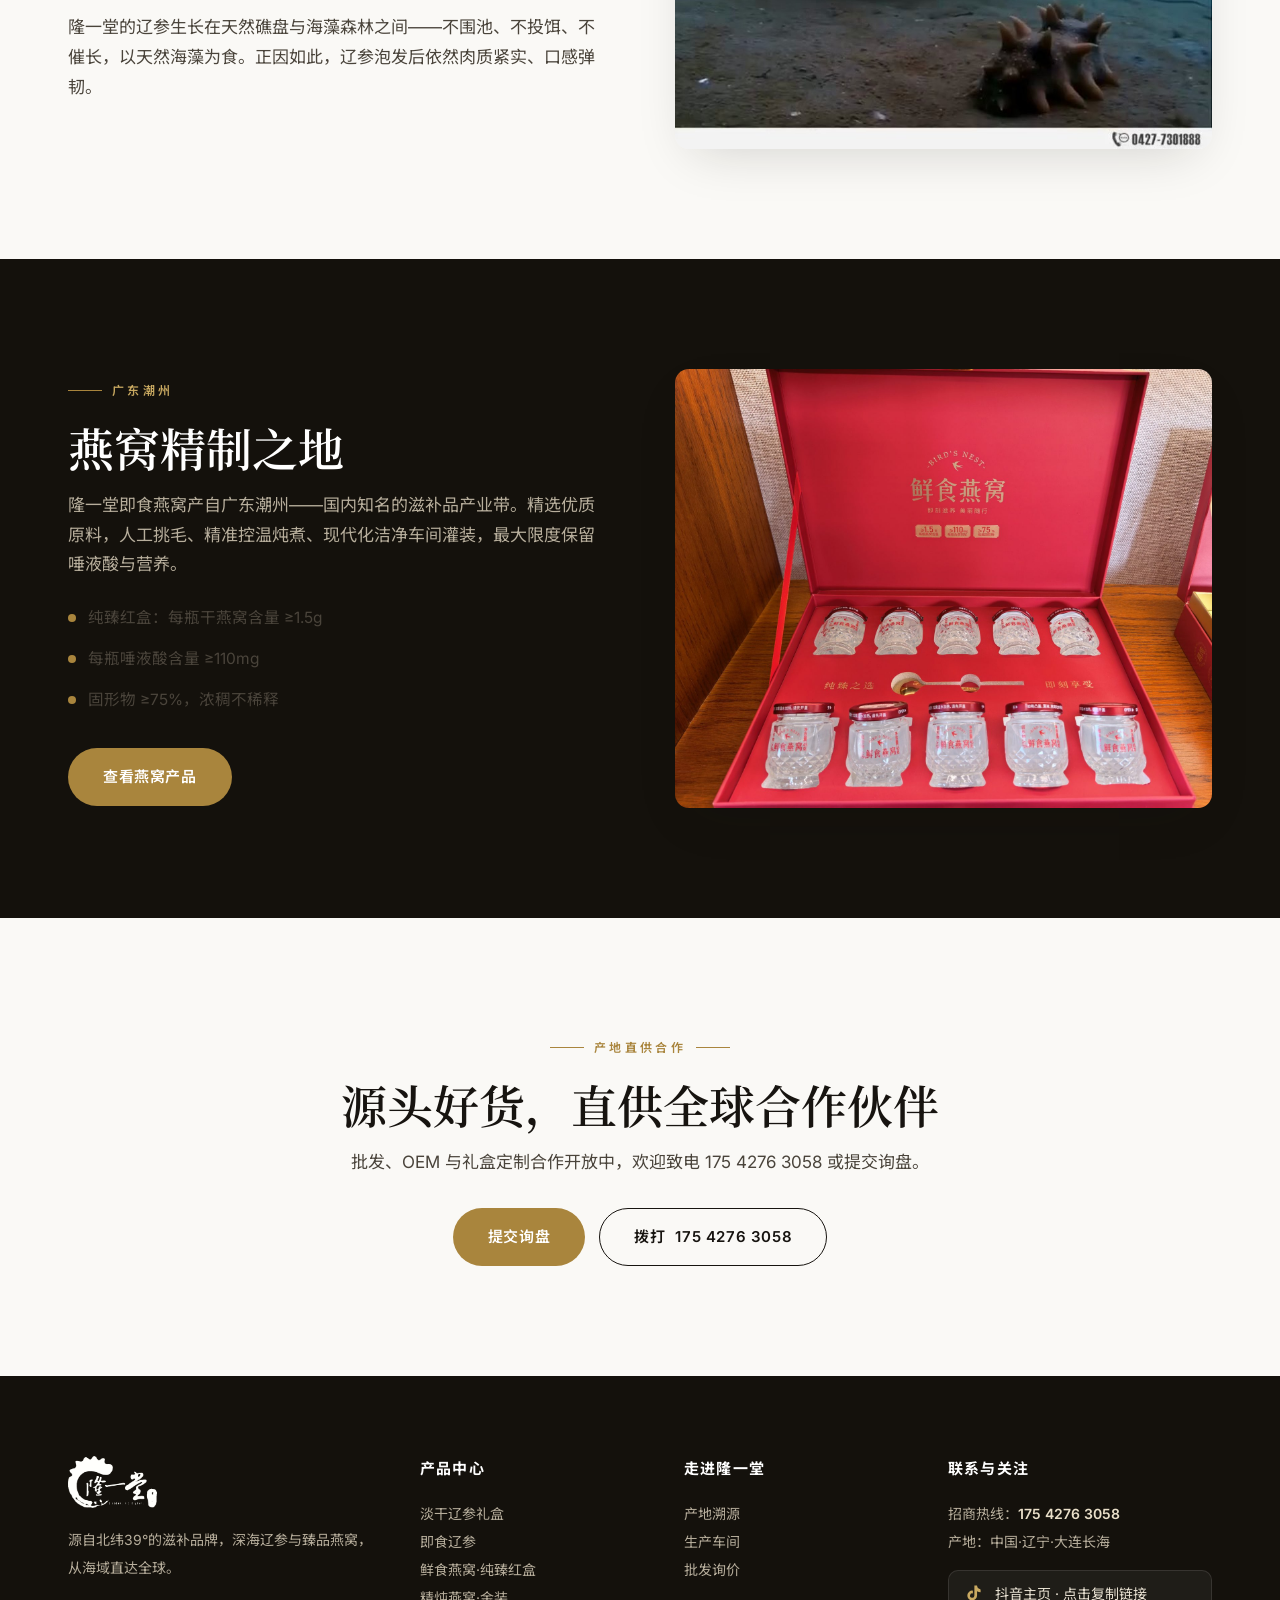
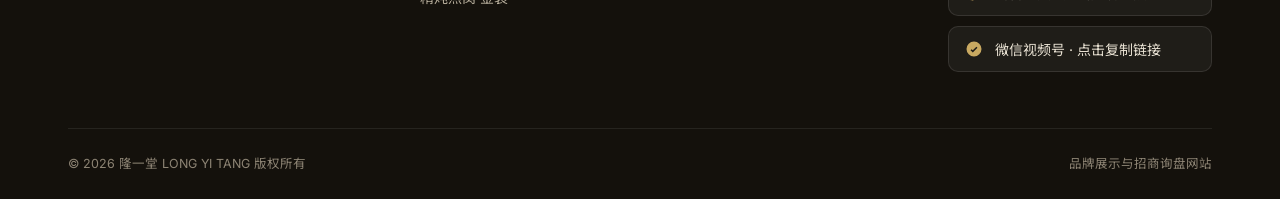
<file: origin.html>
<!DOCTYPE html>
<html lang="zh-CN">
<head>
<meta charset="UTF-8">
<meta name="viewport" content="width=device-width, initial-scale=1.0">
<title data-en="Origin Traceability | 39°N Changhai Sea Cucumber & Chaozhou Bird's Nest — LONG YI TANG">产地溯源 | 北纬39°大连长海辽参 · 潮州燕窝 — 隆一堂</title>
<meta name="description" content="隆一堂海参产自北纬39°辽宁大连长海深海，承包海域、深海人工捕捞、一手直供；燕窝产自广东潮州滋补产业带。从海域到餐桌全程可溯。" data-en="LONG YI TANG sea cucumber comes from contracted deep-sea beds at 39°N, Changhai, Dalian — diver-harvested and direct-supplied. Our bird's nest is crafted in Chaozhou, Guangdong. Fully traceable from source to table.">
<link rel="canonical" href="https://www.quanyudalian.asia/origin.html"><!-- 搜索引擎验证位：拿到代码后填写 content -->
<meta name="google-site-verification" content="GOOGLE_VERIFICATION_CODE">
<meta name="baidu-site-verification" content="code-BAIDU_VERIFICATION_CODE">
<meta name="msvalidate.01" content="BING_VERIFICATION_CODE">
<!-- 上线时替换为正式域名 -->
<meta property="og:title" content="产地溯源 | 北纬39°大连长海辽参 — 隆一堂">
<meta property="og:image" content="https://www.quanyudalian.asia/assets/img/diver.jpg">
<link rel="icon" type="image/png" href="assets/img/logo.png">
<link rel="preconnect" href="https://fonts.googleapis.com">
<link rel="preconnect" href="https://fonts.gstatic.com" crossorigin>
<link href="https://fonts.googleapis.com/css2?family=Inter:wght@400;500;600&family=Noto+Sans+SC:wght@400;500;600&family=Noto+Serif+SC:wght@500;600&family=Playfair+Display:wght@500;600&display=swap" rel="stylesheet">
<link rel="stylesheet" href="assets/css/style.css">
<script type="application/ld+json">
{"@context":"https://schema.org","@type":"Organization","name":"隆一堂 LONG YI TANG","url":"https://www.quanyudalian.asia/","logo":"https://www.quanyudalian.asia/assets/img/logo.png","contactPoint":{"@type":"ContactPoint","telephone":"+86-175-4276-3058","contactType":"sales","areaServed":"Worldwide","availableLanguage":["zh","en"]}}
</script>
</head>
<body>

<div class="topbar">
  <div class="container">
    <div class="tb-left">
      <svg width="14" height="14" viewBox="0 0 24 24" fill="none" stroke="#c9a961" stroke-width="2"><path d="M22 16.9v3a2 2 0 0 1-2.2 2 19.8 19.8 0 0 1-8.6-3.1 19.5 19.5 0 0 1-6-6A19.8 19.8 0 0 1 2.1 4.2 2 2 0 0 1 4.1 2h3a2 2 0 0 1 2 1.7c.13.96.36 1.9.7 2.8a2 2 0 0 1-.45 2.1L8.1 9.9a16 16 0 0 0 6 6l1.3-1.3a2 2 0 0 1 2.1-.45c.9.34 1.84.57 2.8.7A2 2 0 0 1 22 16.9z"/></svg>
      <span><span data-en="Global Hotline:">全球招商热线：</span><a href="tel:+8617542763058" data-field="phone-link"><span data-field="phone">175 4276 3058</span></a></span>
    </div>
    <div class="tb-right">
      <a class="tb-mail" href="index.html#inquiry" data-en="Wholesale Inquiry">批发合作询价</a>
      <div class="lang-sw"><button data-lang="zh" class="on">中文</button><button data-lang="en">EN</button></div>
    </div>
  </div>
</div>

<header class="site">
  <div class="container">
    <a class="brand" href="index.html">
      <img src="assets/img/logo.png" alt="隆一堂 LONG YI TANG 品牌标识">
      <span class="bt"><b data-en="LONG YI TANG">隆一堂</b><span>LONG YI TANG · EST. DALIAN</span></span>
    </a>
    <button class="burger" aria-label="菜单"><span></span><span></span><span></span></button>
    <nav class="main">
      <a href="index.html" data-en="Home">首页</a>
      <a href="index.html#products" class="has-sub"><span data-en="Products">产品中心</span>
        <div class="sub">
          <a href="products/dried-sea-cucumber.html"><b data-en="Dried Sea Cucumber Gift Box">淡干辽参礼盒</b><small data-en="Signature · 45–60 pcs">招牌首推 · 45–60头</small></a>
          <a href="products/ready-sea-cucumber.html"><b data-en="Ready-to-Eat Sea Cucumber">即食辽参</b><small data-en="Frozen · 10 pcs/bag">冷冻即食 · 10根/袋</small></a>
          <a href="products/birds-nest-royal.html"><b data-en="Fresh Bird's Nest · Royal">鲜食燕窝·纯臻红盒</b><small data-en="10 jars gift box">10瓶礼盒装</small></a>
          <a href="products/birds-nest-classic.html"><b data-en="Stewed Bird's Nest · Golden">精炖燕窝·金装</b><small data-en="6 jars gift box">6瓶礼盒装</small></a>
        </div>
      </a>
      <a href="origin.html" class="act" data-en="Origin">产地溯源</a>
      <a href="workshop.html" data-en="Workshop">生产车间</a>
      <a href="index.html#inquiry" data-en="Contact">联系我们</a>
      <a href="index.html#inquiry" class="btn btn-dark nav-cta" data-en="Get a Quote">获取报价</a>
    </nav>
  </div>
</header>

<section class="page-hero">
  <img class="bgimg" src="assets/img/diver.jpg" alt="">
  <div class="container">
    <div class="crumb"><a href="index.html" data-en="Home">首页</a> / <span data-en="Origin">产地溯源</span></div>
    <h1 data-en="From 39°N Deep Sea to Your Table">从北纬39°深海<br>到全球餐桌</h1>
    <p class="sub" data-en="Great tonics begin with great waters. We guard two origins: Changhai, Dalian for sea cucumber, and Chaozhou, Guangdong for bird's nest.">好滋补，源于好产地。隆一堂坚守两大源头：辽参之乡大连长海，与燕窝精制之地广东潮州。</p>
  </div>
</section>

<section class="sec">
  <div class="container split">
    <div class="rv">
      <span class="eyebrow" data-en="CHANGHAI · DALIAN · 39°N">大连长海 · 北纬39°</span>
      <h2 class="sec-title" data-en="The Home of Authentic Liaoning Sea Cucumber">辽参的黄金产区</h2>
      <p class="sec-sub" data-en="Changhai County lies in the northern Yellow Sea at 39°N. Cold water temperatures, high salinity and fast currents force sea cucumbers to grow slowly over years — the result is the thickest flesh and richest nutrition among all sea cucumber varieties, prized as the 'crown of sea cucumbers'.">长海县位于黄海北部北纬39°，这里水温低、盐度高、潮流急，辽刺参在自然海域中缓慢生长多年，造就了所有海参品类中最厚实的肉质与最丰富的营养，素有「参中之冠」的美誉。</p>
      <ul class="ticks">
        <li data-en="Contracted sea areas — we control the source, no middlemen">承包海域 —— 源头自控，没有中间环节</li>
        <li data-en="Divers hand-pick mature cucumbers only — big size, full years">深海人工捕捞 —— 只选个头大、年份足的成参</li>
        <li data-en="Cold, clean currents of the northern Yellow Sea">黄海北部低温洁净海域，天然牧场</li>
        <li data-en="From catch to processing in the shortest time">捕捞后第一时间进入加工环节，锁住新鲜</li>
      </ul>
    </div>
    <div class="media rv"><img src="assets/img/diver.jpg" alt="潜水员在长海深海捕捞辽参" loading="lazy"></div>
  </div>

  <div class="container" style="margin-top:70px">
    <div class="band rv">
      <div><b>39°N</b><span data-en="Golden latitude of Liaoning sea cucumber">辽参黄金纬度</span></div>
      <div><b data-en="Deep Sea">深海</b><span data-en="Diver-harvested, never farmed in ponds">人工潜水捕捞，非池养</span></div>
      <div><b data-en="Direct">直供</b><span data-en="From our contracted sea beds to you">承包海域一手直达</span></div>
    </div>
  </div>

  <div class="container split rev" style="margin-top:100px">
    <div class="media rv"><img src="assets/img/reef.jpg" alt="长海海底海藻与礁盘生态环境" loading="lazy"></div>
    <div class="rv">
      <span class="eyebrow" data-en="NATURAL REEF PASTURE">天然海底牧场</span>
      <h2 class="sec-title" data-en="Reefs, Kelp and Clean Currents Do the Farming">海藻礁盘间的自然生长</h2>
      <p class="sec-sub" data-en="Our sea cucumbers grow wild on natural reefs among kelp forests — no ponds, no feed, no growth promoters. They graze on natural algae, which is why Liaoning sea cucumber holds its firm, springy texture after rehydration.">隆一堂的辽参生长在天然礁盘与海藻森林之间——不围池、不投饵、不催长，以天然海藻为食。正因如此，辽参泡发后依然肉质紧实、口感弹韧。</p>
    </div>
  </div>
</section>

<section class="sec sec-dark">
  <div class="container split">
    <div class="rv">
      <span class="eyebrow" data-en="CHAOZHOU · GUANGDONG">广东潮州</span>
      <h2 class="sec-title" data-en="Where Fine Bird's Nest Is Crafted">燕窝精制之地</h2>
      <p class="sec-sub" data-en="Our ready-to-eat bird's nest is produced in Chaozhou, Guangdong — a renowned hub of China's tonic-food industry. Carefully selected raw nests are manually cleaned, precisely stewed and sealed in modern clean workshops, keeping sialic acid and nutrition intact.">隆一堂即食燕窝产自广东潮州——国内知名的滋补品产业带。精选优质原料，人工挑毛、精准控温炖煮、现代化洁净车间灌装，最大限度保留唾液酸与营养。</p>
      <ul class="ticks">
        <li data-en="≥1.5g dry bird's nest per jar (Royal series)">纯臻红盒：每瓶干燕窝含量 ≥1.5g</li>
        <li data-en="≥110mg sialic acid per jar">每瓶唾液酸含量 ≥110mg</li>
        <li data-en="≥75% solid content — thick, not watery">固形物 ≥75%，浓稠不稀释</li>
      </ul>
      <div class="actions">
        <a href="products/birds-nest-royal.html" class="btn btn-gold" data-en="View Bird's Nest">查看燕窝产品</a>
      </div>
    </div>
    <div class="media rv"><img src="assets/img/birds-royal.jpg" alt="隆一堂鲜食燕窝红盒，产地广东潮州" loading="lazy"></div>
  </div>
</section>

<section class="sec">
  <div class="container center rv">
    <span class="eyebrow" data-en="COOPERATION">产地直供合作</span>
    <h2 class="sec-title" data-en="Source-Direct Supply for Global Partners">源头好货，直供全球合作伙伴</h2>
    <p class="sec-sub" data-en="Wholesale, OEM and gift-box customization available. Call 175 4276 3058 or send an inquiry.">批发、OEM 与礼盒定制合作开放中，欢迎致电 175 4276 3058 或提交询盘。</p>
    <div class="actions" style="justify-content:center;margin-top:30px;display:flex;gap:14px;flex-wrap:wrap">
      <a class="btn btn-gold" href="index.html#inquiry" data-en="Send Inquiry">提交询盘</a>
      <a class="btn btn-outline" href="tel:+8617542763058" data-field="phone-link" data-en="Call 175 4276 3058">拨打 <span data-field="phone">175 4276 3058</span></a>
    </div>
  </div>
</section>

<footer class="site">
  <div class="container">
    <div class="cols">
      <div class="fbrand">
        <img src="assets/img/logo.png" alt="隆一堂 LONG YI TANG">
        <p data-en="A premium tonic house from 39°N, Dalian — Liaoning sea cucumber & fine bird's nest, direct from source to the world.">源自北纬39°的滋补品牌，深海辽参与臻品燕窝，从海域直达全球。</p>
      </div>
      <div>
        <h5 data-en="Products">产品中心</h5>
        <ul>
          <li><a href="products/dried-sea-cucumber.html" data-en="Dried Sea Cucumber Gift Box">淡干辽参礼盒</a></li>
          <li><a href="products/ready-sea-cucumber.html" data-en="Ready-to-Eat Sea Cucumber">即食辽参</a></li>
          <li><a href="products/birds-nest-royal.html" data-en="Fresh Bird's Nest · Royal">鲜食燕窝·纯臻红盒</a></li>
          <li><a href="products/birds-nest-classic.html" data-en="Stewed Bird's Nest · Golden">精炖燕窝·金装</a></li>
        </ul>
      </div>
      <div>
        <h5 data-en="Company">走进隆一堂</h5>
        <ul>
          <li><a href="origin.html" data-en="Origin Traceability">产地溯源</a></li>
          <li><a href="workshop.html" data-en="Production Workshop">生产车间</a></li>
          <li><a href="index.html#inquiry" data-en="Wholesale Inquiry">批发询价</a></li>
        </ul>
      </div>
      <div>
        <h5 data-en="Contact & Socials">联系与关注</h5>
        <ul>
          <li><span data-en="Hotline: ">招商热线：</span><a href="tel:+8617542763058" data-field="phone-link" style="color:#e9dfc9;font-weight:600"><span data-field="phone">175 4276 3058</span></a></li>
          <li data-en="Origin: Changhai, Dalian, Liaoning, China">产地：中国·辽宁·大连长海</li>
        </ul>
        <div class="socials" style="margin-top:14px">
          <button class="soc" data-copy="https://v.douyin.com/mIwWgKdWmxI/" data-copy-field="douyin">
            <svg width="18" height="18" viewBox="0 0 24 24" fill="#c9a961"><path d="M19.6 6.7a5 5 0 0 1-3.5-4.2V2h-3.6v13.4a2.9 2.9 0 1 1-2-2.7V8.9a6.5 6.5 0 1 0 5.6 6.5V9.6a8.5 8.5 0 0 0 4.7 1.4V7.4c-.3 0-.6-.2-.8-.7z"/></svg>
            <span data-en="Douyin — tap to copy link">抖音主页 · 点击复制链接</span>
          </button>
          <button class="soc" data-copy="https://weixin.qq.com/sph/AzSOc0yxKF" data-copy-field="channels">
            <svg width="18" height="18" viewBox="0 0 24 24" fill="#c9a961"><path d="M12 2a10 10 0 1 0 10 10A10 10 0 0 0 12 2zm-1.6 14.6-3-3 1.4-1.4 1.6 1.6 4.8-4.8 1.4 1.4z"/></svg>
            <span data-en="WeChat Channels — tap to copy link">微信视频号 · 点击复制链接</span>
          </button>
        </div>
      </div>
    </div>
    <div class="copy">
      <span>© <span class="js-year">2026</span> 隆一堂 LONG YI TANG <span data-en="· All rights reserved.">版权所有</span></span>
      <span data-en="Brand showcase & wholesale inquiry site">品牌展示与招商询盘网站</span>
    </div>
  </div>
</footer>

<div class="float-cta">
  <div class="float-panel">
    <h6 data-en="CONTACT US">联系我们</h6>
    <div class="tel" data-field="phone">175 4276 3058</div>
    <div class="row">
      <a href="tel:+8617542763058" data-field="phone-link"><span data-en="Call now">立即拨打热线</span></a>
      <button data-copy="https://v.douyin.com/mIwWgKdWmxI/" data-copy-field="douyin"><span data-en="Douyin: copy link">抖音：复制主页链接</span></button>
      <button data-copy="https://weixin.qq.com/sph/AzSOc0yxKF" data-copy-field="channels"><span data-en="WeChat Channels: copy link">视频号：复制主页链接</span></button>
    </div>
  </div>
  <div class="float-btns">
    <button class="fbtn chat" aria-label="联系方式">
      <svg width="22" height="22" viewBox="0 0 24 24" fill="none" stroke="currentColor" stroke-width="2"><path d="M21 11.5a8.4 8.4 0 0 1-9 8.4 8.6 8.6 0 0 1-3.8-.9L3 20l1.1-4.1a8.3 8.3 0 0 1-1-4A8.4 8.4 0 0 1 12 3.1a8.4 8.4 0 0 1 9 8.4z"/></svg>
    </button>
    <a class="fbtn tel" href="tel:+8617542763058" data-field="phone-link" aria-label="拨打电话">
      <svg width="20" height="20" viewBox="0 0 24 24" fill="none" stroke="currentColor" stroke-width="2"><path d="M22 16.9v3a2 2 0 0 1-2.2 2 19.8 19.8 0 0 1-8.6-3.1 19.5 19.5 0 0 1-6-6A19.8 19.8 0 0 1 2.1 4.2 2 2 0 0 1 4.1 2h3a2 2 0 0 1 2 1.7c.13.96.36 1.9.7 2.8a2 2 0 0 1-.45 2.1L8.1 9.9a16 16 0 0 0 6 6l1.3-1.3a2 2 0 0 1 2.1-.45c.9.34 1.84.57 2.8.7A2 2 0 0 1 22 16.9z"/></svg>
    </a>
    <button class="fbtn top" aria-label="回到顶部">
      <svg width="18" height="18" viewBox="0 0 24 24" fill="none" stroke="currentColor" stroke-width="2"><path d="M12 19V5m-7 7 7-7 7 7"/></svg>
    </button>
  </div>
</div>
<div class="toast"></div>

<script src="assets/js/main.js"></script>
<script src="assets/js/dyn.js"></script>
</body>
</html>
</file>
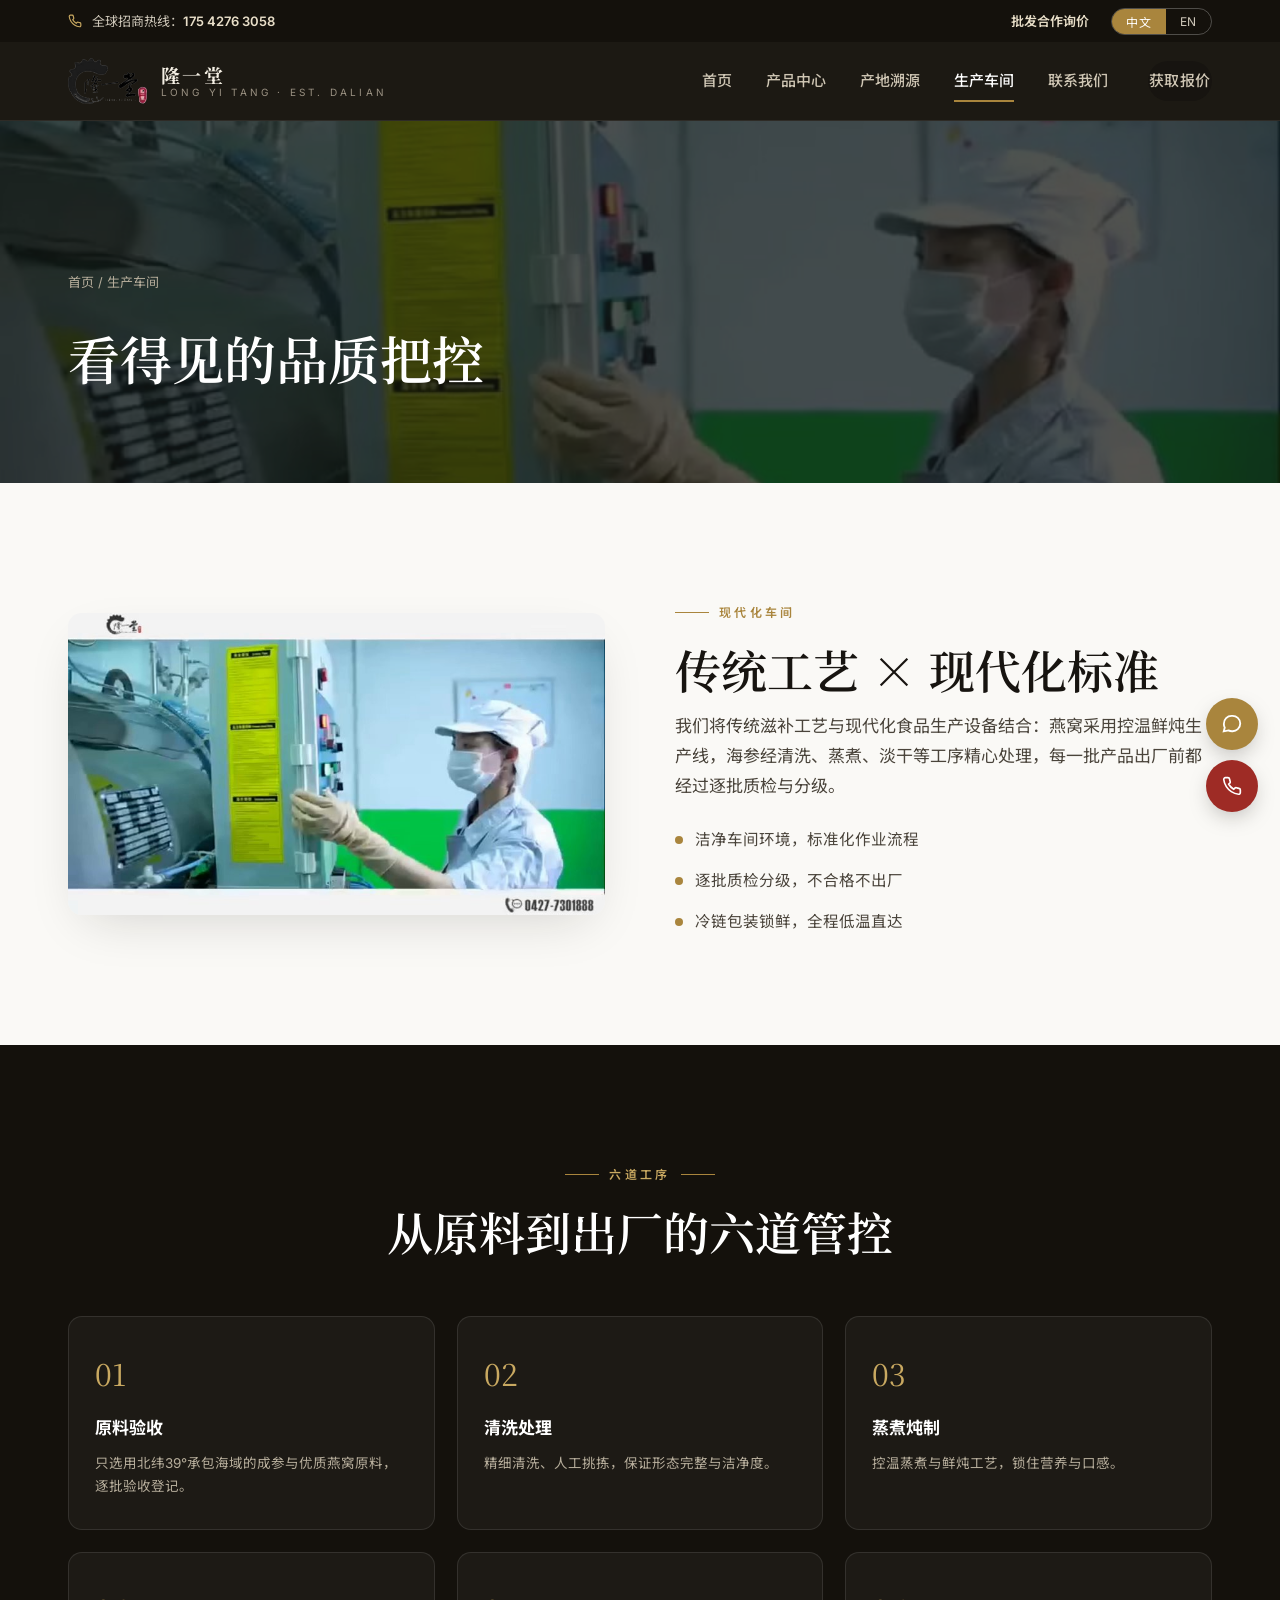
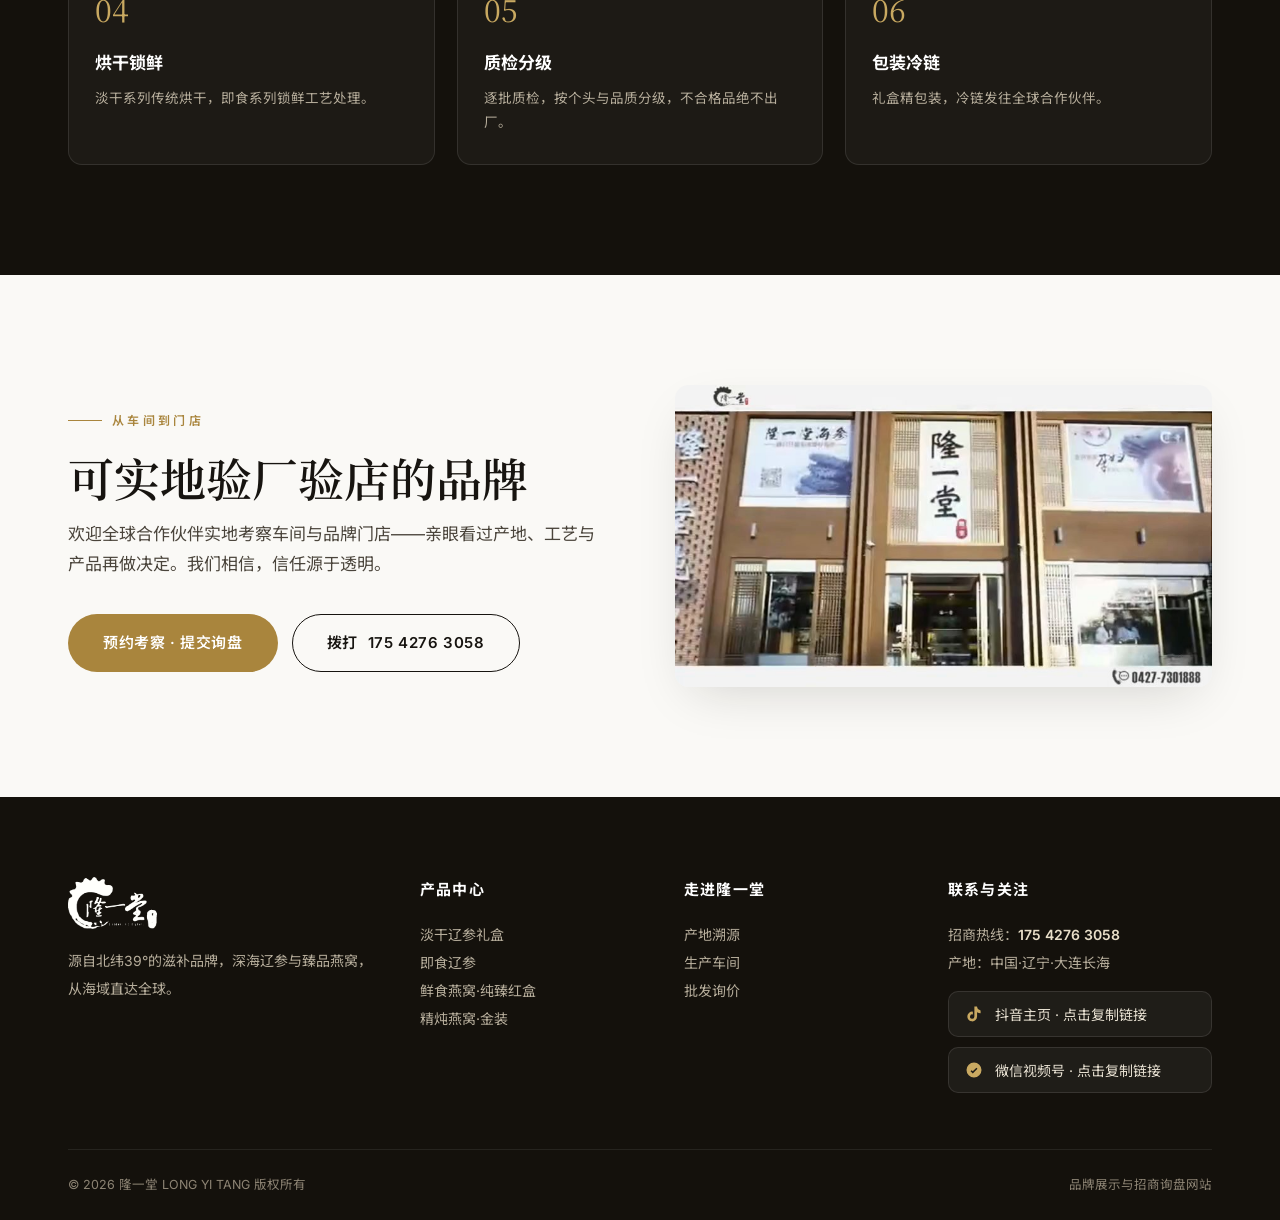
<file: workshop.html>
<!DOCTYPE html>
<html lang="zh-CN">
<head>
<meta charset="UTF-8">
<meta name="viewport" content="width=device-width, initial-scale=1.0">
<title data-en="Production Workshop | Quality Control Step by Step — LONG YI TANG">生产车间 | 全流程品质把控 — 隆一堂</title>
<meta name="description" content="走进隆一堂生产车间：原料验收、清洗处理、蒸煮炖制、烘干锁鲜、质检分级、冷链包装，传统工艺与现代化设备结合，逐批质检，品质可见。" data-en="Inside LONG YI TANG's workshop: raw material inspection, cleaning, stewing, drying, grading and cold-chain packing. Traditional craftsmanship with modern equipment, batch-by-batch QC.">
<link rel="canonical" href="https://www.quanyudalian.asia/workshop.html"><!-- 搜索引擎验证位：拿到代码后填写 content -->
<meta name="google-site-verification" content="GOOGLE_VERIFICATION_CODE">
<meta name="baidu-site-verification" content="code-BAIDU_VERIFICATION_CODE">
<meta name="msvalidate.01" content="BING_VERIFICATION_CODE">
<!-- 上线时替换为正式域名 -->
<meta property="og:title" content="生产车间 | 全流程品质把控 — 隆一堂">
<meta property="og:image" content="https://www.quanyudalian.asia/assets/img/workshop.jpg">
<link rel="icon" type="image/png" href="assets/img/logo.png">
<link rel="preconnect" href="https://fonts.googleapis.com">
<link rel="preconnect" href="https://fonts.gstatic.com" crossorigin>
<link href="https://fonts.googleapis.com/css2?family=Inter:wght@400;500;600&family=Noto+Sans+SC:wght@400;500;600&family=Noto+Serif+SC:wght@500;600&family=Playfair+Display:wght@500;600&display=swap" rel="stylesheet">
<link rel="stylesheet" href="assets/css/style.css">
<script type="application/ld+json">
{"@context":"https://schema.org","@type":"Organization","name":"隆一堂 LONG YI TANG","url":"https://www.quanyudalian.asia/","logo":"https://www.quanyudalian.asia/assets/img/logo.png","contactPoint":{"@type":"ContactPoint","telephone":"+86-175-4276-3058","contactType":"sales","areaServed":"Worldwide","availableLanguage":["zh","en"]}}
</script>
</head>
<body>

<div class="topbar">
  <div class="container">
    <div class="tb-left">
      <svg width="14" height="14" viewBox="0 0 24 24" fill="none" stroke="#c9a961" stroke-width="2"><path d="M22 16.9v3a2 2 0 0 1-2.2 2 19.8 19.8 0 0 1-8.6-3.1 19.5 19.5 0 0 1-6-6A19.8 19.8 0 0 1 2.1 4.2 2 2 0 0 1 4.1 2h3a2 2 0 0 1 2 1.7c.13.96.36 1.9.7 2.8a2 2 0 0 1-.45 2.1L8.1 9.9a16 16 0 0 0 6 6l1.3-1.3a2 2 0 0 1 2.1-.45c.9.34 1.84.57 2.8.7A2 2 0 0 1 22 16.9z"/></svg>
      <span><span data-en="Global Hotline:">全球招商热线：</span><a href="tel:+8617542763058" data-field="phone-link"><span data-field="phone">175 4276 3058</span></a></span>
    </div>
    <div class="tb-right">
      <a class="tb-mail" href="index.html#inquiry" data-en="Wholesale Inquiry">批发合作询价</a>
      <div class="lang-sw"><button data-lang="zh" class="on">中文</button><button data-lang="en">EN</button></div>
    </div>
  </div>
</div>

<header class="site">
  <div class="container">
    <a class="brand" href="index.html">
      <img src="assets/img/logo.png" alt="隆一堂 LONG YI TANG 品牌标识">
      <span class="bt"><b data-en="LONG YI TANG">隆一堂</b><span>LONG YI TANG · EST. DALIAN</span></span>
    </a>
    <button class="burger" aria-label="菜单"><span></span><span></span><span></span></button>
    <nav class="main">
      <a href="index.html" data-en="Home">首页</a>
      <a href="index.html#products" class="has-sub"><span data-en="Products">产品中心</span>
        <div class="sub">
          <a href="products/dried-sea-cucumber.html"><b data-en="Dried Sea Cucumber Gift Box">淡干辽参礼盒</b><small data-en="Signature · 45–60 pcs">招牌首推 · 45–60头</small></a>
          <a href="products/ready-sea-cucumber.html"><b data-en="Ready-to-Eat Sea Cucumber">即食辽参</b><small data-en="Frozen · 10 pcs/bag">冷冻即食 · 10根/袋</small></a>
          <a href="products/birds-nest-royal.html"><b data-en="Fresh Bird's Nest · Royal">鲜食燕窝·纯臻红盒</b><small data-en="10 jars gift box">10瓶礼盒装</small></a>
          <a href="products/birds-nest-classic.html"><b data-en="Stewed Bird's Nest · Golden">精炖燕窝·金装</b><small data-en="6 jars gift box">6瓶礼盒装</small></a>
        </div>
      </a>
      <a href="origin.html" data-en="Origin">产地溯源</a>
      <a href="workshop.html" class="act" data-en="Workshop">生产车间</a>
      <a href="index.html#inquiry" data-en="Contact">联系我们</a>
      <a href="index.html#inquiry" class="btn btn-dark nav-cta" data-en="Get a Quote">获取报价</a>
    </nav>
  </div>
</header>

<section class="page-hero">
  <img class="bgimg" src="assets/img/workshop.jpg" alt="">
  <div class="container">
    <div class="crumb"><a href="index.html" data-en="Home">首页</a> / <span data-en="Workshop">生产车间</span></div>
    <h1 data-en="Quality You Can See">看得见的品质把控</h1>
    <p class="sub" data-en="Every jar and every box passes through our standardized workshop — six controlled steps from raw material to cold-chain dispatch.">每一瓶、每一盒都经过标准化车间的六道管控工序，从原料到冷链出厂全程可查。</p>
  </div>
</section>

<section class="sec">
  <div class="container split">
    <div class="media rv"><img src="assets/img/workshop.jpg" alt="隆一堂现代化生产车间内部" loading="lazy"></div>
    <div class="rv">
      <span class="eyebrow" data-en="MODERN FACILITY">现代化车间</span>
      <h2 class="sec-title" data-en="Traditional Craft, Modern Standards">传统工艺 × 现代化标准</h2>
      <p class="sec-sub" data-en="We combine time-honored tonic craftsmanship with modern food-production equipment: temperature-controlled stewing lines for bird's nest, and careful cleaning, boiling and drying lines for sea cucumber. Every batch is inspected and graded before packing.">我们将传统滋补工艺与现代化食品生产设备结合：燕窝采用控温鲜炖生产线，海参经清洗、蒸煮、淡干等工序精心处理，每一批产品出厂前都经过逐批质检与分级。</p>
      <ul class="ticks">
        <li data-en="Clean workshop environment with standardized operation">洁净车间环境，标准化作业流程</li>
        <li data-en="Batch-by-batch quality inspection & grading">逐批质检分级，不合格不出厂</li>
        <li data-en="Cold-chain packing locks freshness in">冷链包装锁鲜，全程低温直达</li>
      </ul>
    </div>
  </div>
</section>

<section class="sec sec-dark">
  <div class="container">
    <div class="center rv">
      <span class="eyebrow" data-en="SIX CONTROLLED STEPS">六道工序</span>
      <h2 class="sec-title" data-en="From Raw Material to Dispatch">从原料到出厂的六道管控</h2>
    </div>
    <div class="steps" style="grid-template-columns:repeat(3,1fr);margin-top:56px">
      <div class="step rv"><h4 data-en="Raw Material Inspection">原料验收</h4><p data-en="Only mature sea cucumbers from our contracted 39°N waters and selected raw bird's nest enter the line.">只选用北纬39°承包海域的成参与优质燕窝原料，逐批验收登记。</p></div>
      <div class="step rv"><h4 data-en="Cleaning & Preparation">清洗处理</h4><p data-en="Careful cleaning and manual picking preserve integrity and purity.">精细清洗、人工挑拣，保证形态完整与洁净度。</p></div>
      <div class="step rv"><h4 data-en="Boiling & Stewing">蒸煮炖制</h4><p data-en="Temperature-controlled processes lock in nutrition and texture.">控温蒸煮与鲜炖工艺，锁住营养与口感。</p></div>
      <div class="step rv"><h4 data-en="Drying & Fresh-Locking">烘干锁鲜</h4><p data-en="Traditional light-drying for dried series; fresh-keeping process for ready-to-eat series.">淡干系列传统烘干，即食系列锁鲜工艺处理。</p></div>
      <div class="step rv"><h4 data-en="QC & Grading">质检分级</h4><p data-en="Each batch is inspected and graded by size and quality.">逐批质检，按个头与品质分级，不合格品绝不出厂。</p></div>
      <div class="step rv"><h4 data-en="Packing & Cold Chain">包装冷链</h4><p data-en="Gift-box packing and cold-chain dispatch to partners worldwide.">礼盒精包装，冷链发往全球合作伙伴。</p></div>
    </div>
  </div>
</section>

<section class="sec">
  <div class="container split rev">
    <div class="media rv"><img src="assets/img/storefront.jpg" alt="隆一堂品牌门店形象" loading="lazy"></div>
    <div class="rv">
      <span class="eyebrow" data-en="FROM WORKSHOP TO STOREFRONT">从车间到门店</span>
      <h2 class="sec-title" data-en="A Brand You Can Visit">可实地验厂验店的品牌</h2>
      <p class="sec-sub" data-en="Partners are welcome to visit our workshop and brand stores in person — see the origin, the process and the products before you decide. We believe trust is built on transparency.">欢迎全球合作伙伴实地考察车间与品牌门店——亲眼看过产地、工艺与产品再做决定。我们相信，信任源于透明。</p>
      <div class="actions">
        <a class="btn btn-gold" href="index.html#inquiry" data-en="Book a Visit / Inquiry">预约考察 · 提交询盘</a>
        <a class="btn btn-outline" href="tel:+8617542763058" data-field="phone-link" data-en="Call 175 4276 3058">拨打 <span data-field="phone">175 4276 3058</span></a>
      </div>
    </div>
  </div>
</section>

<footer class="site">
  <div class="container">
    <div class="cols">
      <div class="fbrand">
        <img src="assets/img/logo.png" alt="隆一堂 LONG YI TANG">
        <p data-en="A premium tonic house from 39°N, Dalian — Liaoning sea cucumber & fine bird's nest, direct from source to the world.">源自北纬39°的滋补品牌，深海辽参与臻品燕窝，从海域直达全球。</p>
      </div>
      <div>
        <h5 data-en="Products">产品中心</h5>
        <ul>
          <li><a href="products/dried-sea-cucumber.html" data-en="Dried Sea Cucumber Gift Box">淡干辽参礼盒</a></li>
          <li><a href="products/ready-sea-cucumber.html" data-en="Ready-to-Eat Sea Cucumber">即食辽参</a></li>
          <li><a href="products/birds-nest-royal.html" data-en="Fresh Bird's Nest · Royal">鲜食燕窝·纯臻红盒</a></li>
          <li><a href="products/birds-nest-classic.html" data-en="Stewed Bird's Nest · Golden">精炖燕窝·金装</a></li>
        </ul>
      </div>
      <div>
        <h5 data-en="Company">走进隆一堂</h5>
        <ul>
          <li><a href="origin.html" data-en="Origin Traceability">产地溯源</a></li>
          <li><a href="workshop.html" data-en="Production Workshop">生产车间</a></li>
          <li><a href="index.html#inquiry" data-en="Wholesale Inquiry">批发询价</a></li>
        </ul>
      </div>
      <div>
        <h5 data-en="Contact & Socials">联系与关注</h5>
        <ul>
          <li><span data-en="Hotline: ">招商热线：</span><a href="tel:+8617542763058" data-field="phone-link" style="color:#e9dfc9;font-weight:600"><span data-field="phone">175 4276 3058</span></a></li>
          <li data-en="Origin: Changhai, Dalian, Liaoning, China">产地：中国·辽宁·大连长海</li>
        </ul>
        <div class="socials" style="margin-top:14px">
          <button class="soc" data-copy="https://v.douyin.com/mIwWgKdWmxI/" data-copy-field="douyin">
            <svg width="18" height="18" viewBox="0 0 24 24" fill="#c9a961"><path d="M19.6 6.7a5 5 0 0 1-3.5-4.2V2h-3.6v13.4a2.9 2.9 0 1 1-2-2.7V8.9a6.5 6.5 0 1 0 5.6 6.5V9.6a8.5 8.5 0 0 0 4.7 1.4V7.4c-.3 0-.6-.2-.8-.7z"/></svg>
            <span data-en="Douyin — tap to copy link">抖音主页 · 点击复制链接</span>
          </button>
          <button class="soc" data-copy="https://weixin.qq.com/sph/AzSOc0yxKF" data-copy-field="channels">
            <svg width="18" height="18" viewBox="0 0 24 24" fill="#c9a961"><path d="M12 2a10 10 0 1 0 10 10A10 10 0 0 0 12 2zm-1.6 14.6-3-3 1.4-1.4 1.6 1.6 4.8-4.8 1.4 1.4z"/></svg>
            <span data-en="WeChat Channels — tap to copy link">微信视频号 · 点击复制链接</span>
          </button>
        </div>
      </div>
    </div>
    <div class="copy">
      <span>© <span class="js-year">2026</span> 隆一堂 LONG YI TANG <span data-en="· All rights reserved.">版权所有</span></span>
      <span data-en="Brand showcase & wholesale inquiry site">品牌展示与招商询盘网站</span>
    </div>
  </div>
</footer>

<div class="float-cta">
  <div class="float-panel">
    <h6 data-en="CONTACT US">联系我们</h6>
    <div class="tel" data-field="phone">175 4276 3058</div>
    <div class="row">
      <a href="tel:+8617542763058" data-field="phone-link"><span data-en="Call now">立即拨打热线</span></a>
      <button data-copy="https://v.douyin.com/mIwWgKdWmxI/" data-copy-field="douyin"><span data-en="Douyin: copy link">抖音：复制主页链接</span></button>
      <button data-copy="https://weixin.qq.com/sph/AzSOc0yxKF" data-copy-field="channels"><span data-en="WeChat Channels: copy link">视频号：复制主页链接</span></button>
    </div>
  </div>
  <div class="float-btns">
    <button class="fbtn chat" aria-label="联系方式">
      <svg width="22" height="22" viewBox="0 0 24 24" fill="none" stroke="currentColor" stroke-width="2"><path d="M21 11.5a8.4 8.4 0 0 1-9 8.4 8.6 8.6 0 0 1-3.8-.9L3 20l1.1-4.1a8.3 8.3 0 0 1-1-4A8.4 8.4 0 0 1 12 3.1a8.4 8.4 0 0 1 9 8.4z"/></svg>
    </button>
    <a class="fbtn tel" href="tel:+8617542763058" data-field="phone-link" aria-label="拨打电话">
      <svg width="20" height="20" viewBox="0 0 24 24" fill="none" stroke="currentColor" stroke-width="2"><path d="M22 16.9v3a2 2 0 0 1-2.2 2 19.8 19.8 0 0 1-8.6-3.1 19.5 19.5 0 0 1-6-6A19.8 19.8 0 0 1 2.1 4.2 2 2 0 0 1 4.1 2h3a2 2 0 0 1 2 1.7c.13.96.36 1.9.7 2.8a2 2 0 0 1-.45 2.1L8.1 9.9a16 16 0 0 0 6 6l1.3-1.3a2 2 0 0 1 2.1-.45c.9.34 1.84.57 2.8.7A2 2 0 0 1 22 16.9z"/></svg>
    </a>
    <button class="fbtn top" aria-label="回到顶部">
      <svg width="18" height="18" viewBox="0 0 24 24" fill="none" stroke="currentColor" stroke-width="2"><path d="M12 19V5m-7 7 7-7 7 7"/></svg>
    </button>
  </div>
</div>
<div class="toast"></div>

<script src="assets/js/main.js"></script>
<script src="assets/js/dyn.js"></script>
</body>
</html>
</file>
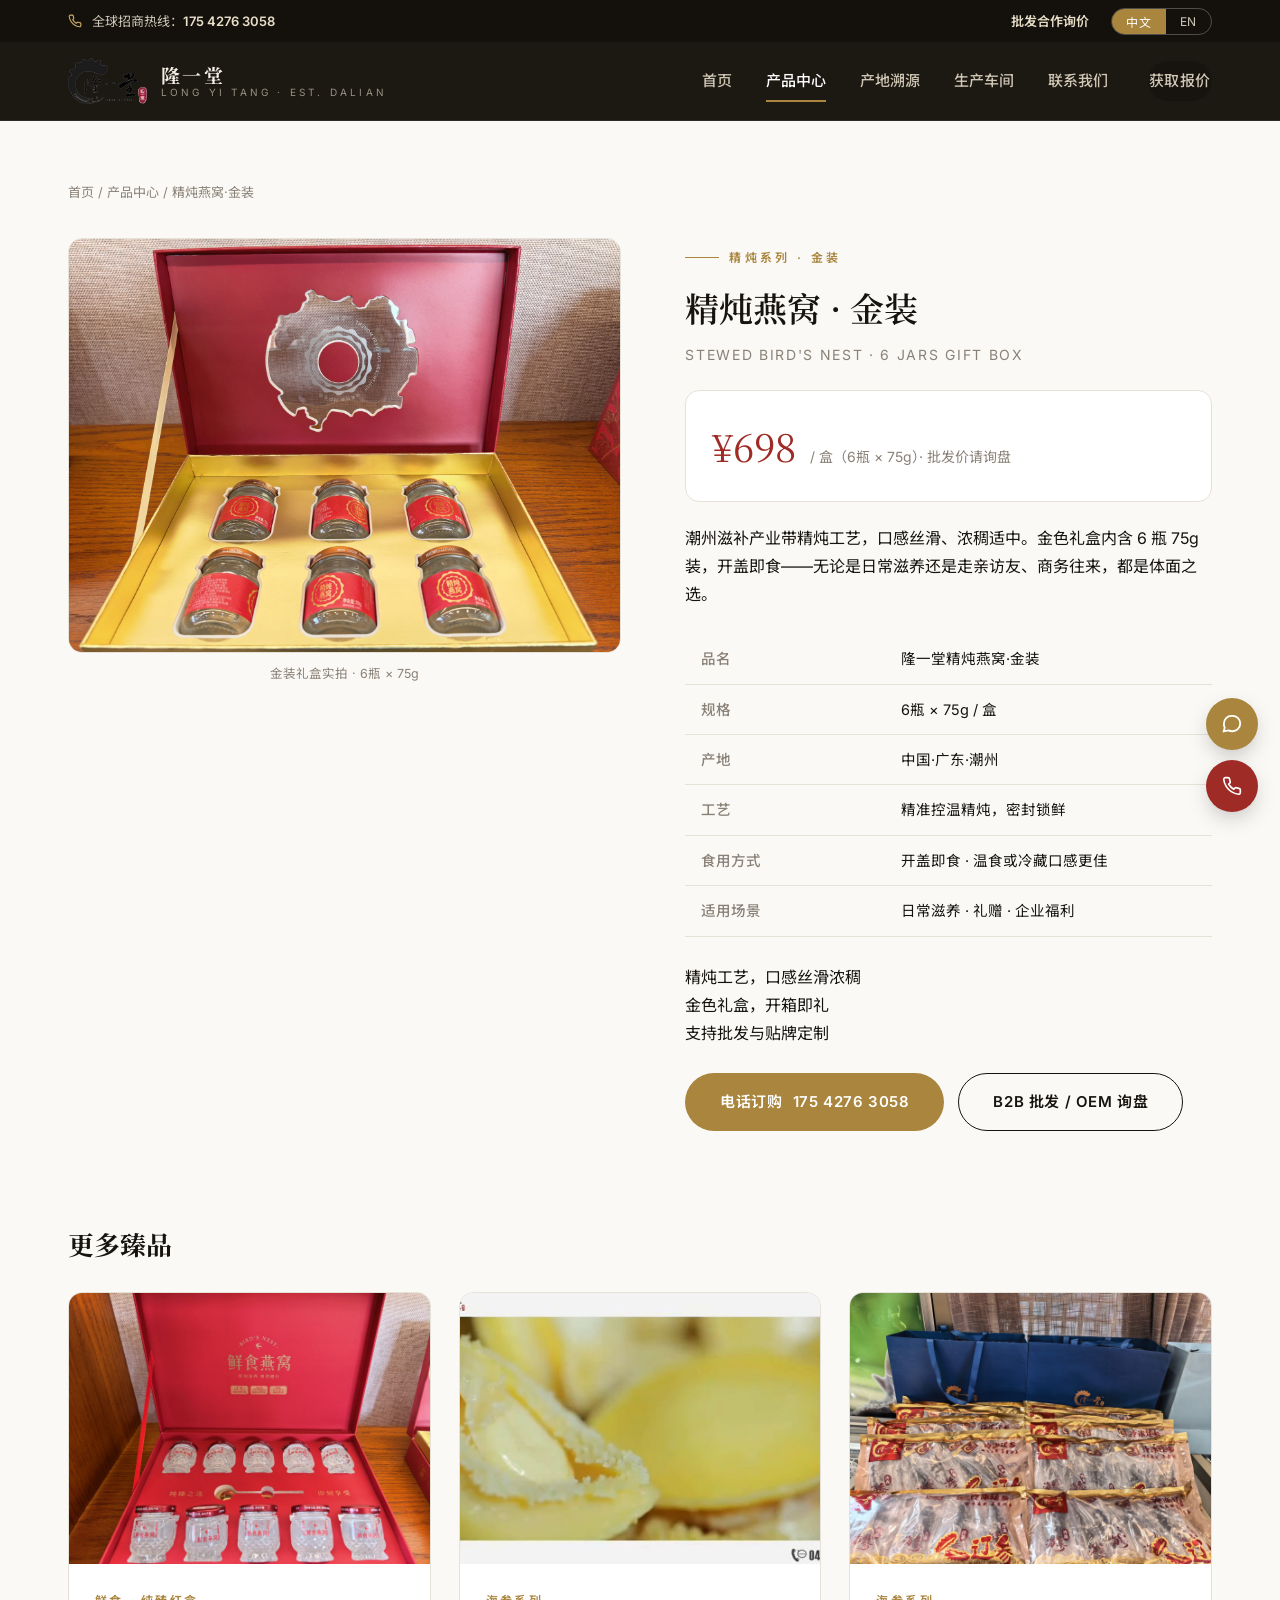
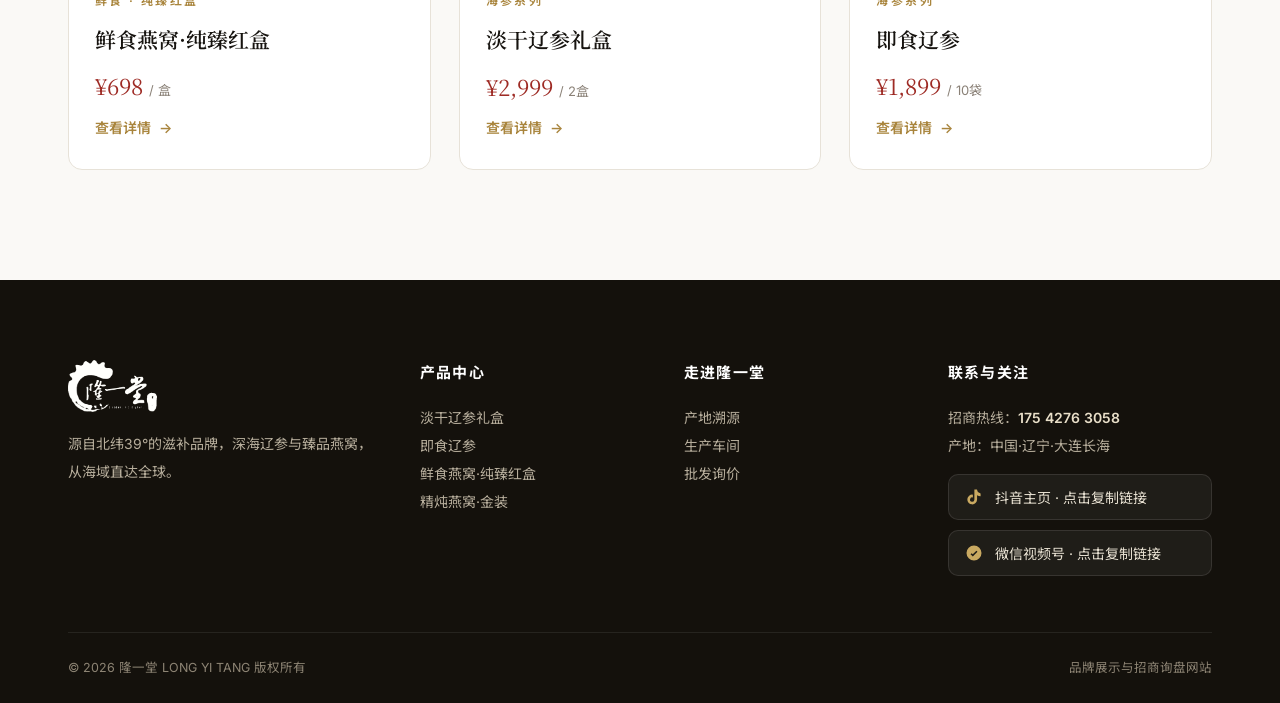
<file: products/birds-nest-classic.html>
<!DOCTYPE html>
<html lang="zh-CN">
<head>
<meta charset="UTF-8">
<meta name="viewport" content="width=device-width, initial-scale=1.0">
<title data-en="Stewed Bird's Nest Golden Gift Box · 6 Jars × 75g | LONG YI TANG">精炖燕窝·金装 6瓶×75g | 隆一堂 LONG YI TANG</title>
<meta name="description" content="隆一堂精炖燕窝·金装：6瓶×75g金色礼盒，广东潮州精制，开盖即食，¥698/盒。日常滋养与走亲访友的体面之选，支持批发与礼盒定制。" data-en="LONG YI TANG Stewed Bird's Nest Golden: 6 jars × 75g in an elegant golden gift box, crafted in Chaozhou, ready to eat. ¥698/box. Wholesale & gift customization available.">
<link rel="canonical" href="https://www.quanyudalian.asia/products/birds-nest-classic.html"><!-- 搜索引擎验证位：拿到代码后填写 content -->
<meta name="google-site-verification" content="GOOGLE_VERIFICATION_CODE">
<meta name="baidu-site-verification" content="code-BAIDU_VERIFICATION_CODE">
<meta name="msvalidate.01" content="BING_VERIFICATION_CODE">
<!-- 上线时替换为正式域名 -->
<meta property="og:type" content="product">
<meta property="og:title" content="精炖燕窝·金装 | 隆一堂">
<meta property="og:image" content="https://www.quanyudalian.asia/assets/img/birds-golden.jpg">
<link rel="icon" type="image/png" href="../assets/img/logo.png">
<link rel="preconnect" href="https://fonts.googleapis.com">
<link rel="preconnect" href="https://fonts.gstatic.com" crossorigin>
<link href="https://fonts.googleapis.com/css2?family=Inter:wght@400;500;600&family=Noto+Sans+SC:wght@400;500;600&family=Noto+Serif+SC:wght@500;600&family=Playfair+Display:wght@500;600&display=swap" rel="stylesheet">
<link rel="stylesheet" href="../assets/css/style.css">
<script type="application/ld+json">
{"@context":"https://schema.org","@type":"Product","name":"隆一堂精炖燕窝·金装 Stewed Bird's Nest Golden Gift Box","brand":{"@type":"Brand","name":"隆一堂 LONG YI TANG"},"description":"6瓶×75g金色礼盒，广东潮州精制，开盖即食。","offers":{"@type":"Offer","priceCurrency":"CNY","price":"698","priceSpecification":{"@type":"UnitPriceSpecification","price":"698","priceCurrency":"CNY","referenceQuantity":{"@type":"QuantitativeValue","value":"1","unitText":"盒"}},"availability":"https://schema.org/InStock","areaServed":"Worldwide"}}
</script>
</head>
<body>

<div class="topbar">
  <div class="container">
    <div class="tb-left">
      <svg width="14" height="14" viewBox="0 0 24 24" fill="none" stroke="#c9a961" stroke-width="2"><path d="M22 16.9v3a2 2 0 0 1-2.2 2 19.8 19.8 0 0 1-8.6-3.1 19.5 19.5 0 0 1-6-6A19.8 19.8 0 0 1 2.1 4.2 2 2 0 0 1 4.1 2h3a2 2 0 0 1 2 1.7c.13.96.36 1.9.7 2.8a2 2 0 0 1-.45 2.1L8.1 9.9a16 16 0 0 0 6 6l1.3-1.3a2 2 0 0 1 2.1-.45c.9.34 1.84.57 2.8.7A2 2 0 0 1 22 16.9z"/></svg>
      <span><span data-en="Global Hotline:">全球招商热线：</span><a href="tel:+8617542763058" data-field="phone-link"><span data-field="phone">175 4276 3058</span></a></span>
    </div>
    <div class="tb-right">
      <a class="tb-mail" href="../index.html#inquiry" data-en="Wholesale Inquiry">批发合作询价</a>
      <div class="lang-sw"><button data-lang="zh" class="on">中文</button><button data-lang="en">EN</button></div>
    </div>
  </div>
</div>

<header class="site">
  <div class="container">
    <a class="brand" href="../index.html">
      <img src="../assets/img/logo.png" alt="隆一堂 LONG YI TANG 品牌标识">
      <span class="bt"><b data-en="LONG YI TANG">隆一堂</b><span>LONG YI TANG · EST. DALIAN</span></span>
    </a>
    <button class="burger" aria-label="菜单"><span></span><span></span><span></span></button>
    <nav class="main">
      <a href="../index.html" data-en="Home">首页</a>
      <a href="../index.html#products" class="has-sub act"><span data-en="Products">产品中心</span>
        <div class="sub">
          <a href="dried-sea-cucumber.html"><b data-en="Dried Sea Cucumber Gift Box">淡干辽参礼盒</b><small data-en="Signature · 45–60 pcs">招牌首推 · 45–60头</small></a>
          <a href="ready-sea-cucumber.html"><b data-en="Ready-to-Eat Sea Cucumber">即食辽参</b><small data-en="Frozen · 10 pcs/bag">冷冻即食 · 10根/袋</small></a>
          <a href="birds-nest-royal.html"><b data-en="Fresh Bird's Nest · Royal">鲜食燕窝·纯臻红盒</b><small data-en="10 jars gift box">10瓶礼盒装</small></a>
          <a href="birds-nest-classic.html"><b data-en="Stewed Bird's Nest · Golden">精炖燕窝·金装</b><small data-en="6 jars gift box">6瓶礼盒装</small></a>
        </div>
      </a>
      <a href="../origin.html" data-en="Origin">产地溯源</a>
      <a href="../workshop.html" data-en="Workshop">生产车间</a>
      <a href="../index.html#inquiry" data-en="Contact">联系我们</a>
      <a href="../index.html#inquiry" class="btn btn-dark nav-cta" data-en="Get a Quote">获取报价</a>
    </nav>
  </div>
</header>

<section class="sec" style="padding-top:60px">
  <div class="container">
    <div class="crumb" style="color:var(--ink-3)"><a href="../index.html" data-en="Home">首页</a> / <a href="../index.html#products" data-en="Products">产品中心</a> / <span data-en="Stewed Bird's Nest · Golden">精炖燕窝·金装</span></div>
    <div class="pd" style="margin-top:34px">
      <div class="rv">
        <div class="gallery"><img src="../assets/img/birds-golden.jpg" alt="隆一堂精炖燕窝金装礼盒 6瓶装"></div>
        <p class="cap" data-en="Golden gift box — 6 jars × 75g">金装礼盒实拍 · 6瓶 × 75g</p>
      </div>
      <div class="rv">
        <span class="eyebrow" data-en="STEWED SERIES · GOLDEN">精炖系列 · 金装</span>
        <h2 data-en="Stewed Bird's Nest · Golden">精炖燕窝 · 金装</h2>
        <p class="en">STEWED BIRD'S NEST · 6 JARS GIFT BOX</p>
        <div class="pricebox">
          <span class="p" data-price="classic">¥698</span>
          <span class="u" data-en="/ box (6 jars × 75g) · wholesale pricing on inquiry">/ 盒（6瓶 × 75g）· 批发价请询盘</span>
        </div>
        <p data-en="Slow-stewed to a silky texture and sealed in an elegant golden gift box — six generous 75g jars crafted in Chaozhou, the heartland of China's tonic-food craft. Open and enjoy; a tasteful gift for family, friends and business.">潮州滋补产业带精炖工艺，口感丝滑、浓稠适中。金色礼盒内含 6 瓶 75g 装，开盖即食——无论是日常滋养还是走亲访友、商务往来，都是体面之选。</p>
        <table class="spec">
          <tr><th data-en="Product">品名</th><td data-en="LONG YI TANG Stewed Bird's Nest · Golden">隆一堂精炖燕窝·金装</td></tr>
          <tr><th data-en="Specification">规格</th><td data-en="6 jars × 75g per gift box">6瓶 × 75g / 盒</td></tr>
          <tr><th data-en="Origin">产地</th><td data-en="Chaozhou, Guangdong, China">中国·广东·潮州</td></tr>
          <tr><th data-en="Process">工艺</th><td data-en="Precisely stewed, sealed fresh">精准控温精炖，密封锁鲜</td></tr>
          <tr><th data-en="Serving">食用方式</th><td data-en="Ready to eat · best slightly warmed or chilled">开盖即食 · 温食或冷藏口感更佳</td></tr>
          <tr><th data-en="Best For">适用场景</th><td data-en="Daily nourishment · gifting · corporate welfare">日常滋养 · 礼赠 · 企业福利</td></tr>
        </table>
        <ul class="ticks" style="margin-bottom:26px">
          <li data-en="Silky, full-bodied texture from precise stewing">精炖工艺，口感丝滑浓稠</li>
          <li data-en="Elegant golden gift box, ready to give">金色礼盒，开箱即礼</li>
          <li data-en="Wholesale & private-label customization available">支持批发与贴牌定制</li>
        </ul>
        <div class="actions">
          <a class="btn btn-gold" href="tel:+8617542763058" data-field="phone-link" data-en="Call to Order: 175 4276 3058">电话订购 <span data-field="phone">175 4276 3058</span></a>
          <a class="btn btn-outline" href="../index.html#inquiry" data-en="B2B Wholesale / OEM Inquiry">B2B 批发 / OEM 询盘</a>
        </div>
      </div>
    </div>

    <div class="rel">
      <h3 class="serif" style="font-size:26px;margin-bottom:26px" data-en="You May Also Like">更多臻品</h3>
      <div class="grid-3">
        <a class="card" href="birds-nest-royal.html">
          <div class="pic"><img src="../assets/img/birds-royal.jpg" alt="鲜食燕窝纯臻红盒 10瓶装" loading="lazy"></div>
          <div class="body"><span class="tag" data-en="FRESH · ROYAL RED">鲜食 · 纯臻红盒</span><h3 data-en="Fresh Bird's Nest · Royal">鲜食燕窝·纯臻红盒</h3><div class="price"><span data-price="royal">¥698</span><small data-en="/ box">/ 盒</small></div><span class="go" data-en="Details">查看详情</span></div>
        </a>
        <a class="card" href="dried-sea-cucumber.html">
          <div class="pic"><img src="../assets/img/dish.jpg" alt="淡干辽参礼盒" loading="lazy"></div>
          <div class="body"><span class="tag" data-en="SEA CUCUMBER">海参系列</span><h3 data-en="Dried Sea Cucumber Gift Box">淡干辽参礼盒</h3><div class="price"><span data-price="dried">¥2,999</span><small data-en="/ 2 boxes">/ 2盒</small></div><span class="go" data-en="Details">查看详情</span></div>
        </a>
        <a class="card" href="ready-sea-cucumber.html">
          <div class="pic"><img src="../assets/img/sea-ready.jpg" alt="即食辽参冷冻袋装" loading="lazy"></div>
          <div class="body"><span class="tag" data-en="SEA CUCUMBER">海参系列</span><h3 data-en="Ready-to-Eat Sea Cucumber">即食辽参</h3><div class="price"><span data-price="ready">¥1,899</span><small data-en="/ 10 bags">/ 10袋</small></div><span class="go" data-en="Details">查看详情</span></div>
        </a>
      </div>
    </div>
  </div>
</section>

<footer class="site">
  <div class="container">
    <div class="cols">
      <div class="fbrand">
        <img src="../assets/img/logo.png" alt="隆一堂 LONG YI TANG">
        <p data-en="A premium tonic house from 39°N, Dalian — Liaoning sea cucumber & fine bird's nest, direct from source to the world.">源自北纬39°的滋补品牌，深海辽参与臻品燕窝，从海域直达全球。</p>
      </div>
      <div>
        <h5 data-en="Products">产品中心</h5>
        <ul>
          <li><a href="dried-sea-cucumber.html" data-en="Dried Sea Cucumber Gift Box">淡干辽参礼盒</a></li>
          <li><a href="ready-sea-cucumber.html" data-en="Ready-to-Eat Sea Cucumber">即食辽参</a></li>
          <li><a href="birds-nest-royal.html" data-en="Fresh Bird's Nest · Royal">鲜食燕窝·纯臻红盒</a></li>
          <li><a href="birds-nest-classic.html" data-en="Stewed Bird's Nest · Golden">精炖燕窝·金装</a></li>
        </ul>
      </div>
      <div>
        <h5 data-en="Company">走进隆一堂</h5>
        <ul>
          <li><a href="../origin.html" data-en="Origin Traceability">产地溯源</a></li>
          <li><a href="../workshop.html" data-en="Production Workshop">生产车间</a></li>
          <li><a href="../index.html#inquiry" data-en="Wholesale Inquiry">批发询价</a></li>
        </ul>
      </div>
      <div>
        <h5 data-en="Contact & Socials">联系与关注</h5>
        <ul>
          <li><span data-en="Hotline: ">招商热线：</span><a href="tel:+8617542763058" data-field="phone-link" style="color:#e9dfc9;font-weight:600"><span data-field="phone">175 4276 3058</span></a></li>
          <li data-en="Origin: Changhai, Dalian, Liaoning, China">产地：中国·辽宁·大连长海</li>
        </ul>
        <div class="socials" style="margin-top:14px">
          <button class="soc" data-copy="https://v.douyin.com/mIwWgKdWmxI/" data-copy-field="douyin">
            <svg width="18" height="18" viewBox="0 0 24 24" fill="#c9a961"><path d="M19.6 6.7a5 5 0 0 1-3.5-4.2V2h-3.6v13.4a2.9 2.9 0 1 1-2-2.7V8.9a6.5 6.5 0 1 0 5.6 6.5V9.6a8.5 8.5 0 0 0 4.7 1.4V7.4c-.3 0-.6-.2-.8-.7z"/></svg>
            <span data-en="Douyin — tap to copy link">抖音主页 · 点击复制链接</span>
          </button>
          <button class="soc" data-copy="https://weixin.qq.com/sph/AzSOc0yxKF" data-copy-field="channels">
            <svg width="18" height="18" viewBox="0 0 24 24" fill="#c9a961"><path d="M12 2a10 10 0 1 0 10 10A10 10 0 0 0 12 2zm-1.6 14.6-3-3 1.4-1.4 1.6 1.6 4.8-4.8 1.4 1.4z"/></svg>
            <span data-en="WeChat Channels — tap to copy link">微信视频号 · 点击复制链接</span>
          </button>
        </div>
      </div>
    </div>
    <div class="copy">
      <span>© <span class="js-year">2026</span> 隆一堂 LONG YI TANG <span data-en="· All rights reserved.">版权所有</span></span>
      <span data-en="Brand showcase & wholesale inquiry site">品牌展示与招商询盘网站</span>
    </div>
  </div>
</footer>

<div class="float-cta">
  <div class="float-panel">
    <h6 data-en="CONTACT US">联系我们</h6>
    <div class="tel" data-field="phone">175 4276 3058</div>
    <div class="row">
      <a href="tel:+8617542763058" data-field="phone-link"><span data-en="Call now">立即拨打热线</span></a>
      <button data-copy="https://v.douyin.com/mIwWgKdWmxI/" data-copy-field="douyin"><span data-en="Douyin: copy link">抖音：复制主页链接</span></button>
      <button data-copy="https://weixin.qq.com/sph/AzSOc0yxKF" data-copy-field="channels"><span data-en="WeChat Channels: copy link">视频号：复制主页链接</span></button>
    </div>
  </div>
  <div class="float-btns">
    <button class="fbtn chat" aria-label="联系方式">
      <svg width="22" height="22" viewBox="0 0 24 24" fill="none" stroke="currentColor" stroke-width="2"><path d="M21 11.5a8.4 8.4 0 0 1-9 8.4 8.6 8.6 0 0 1-3.8-.9L3 20l1.1-4.1a8.3 8.3 0 0 1-1-4A8.4 8.4 0 0 1 12 3.1a8.4 8.4 0 0 1 9 8.4z"/></svg>
    </button>
    <a class="fbtn tel" href="tel:+8617542763058" data-field="phone-link" aria-label="拨打电话">
      <svg width="20" height="20" viewBox="0 0 24 24" fill="none" stroke="currentColor" stroke-width="2"><path d="M22 16.9v3a2 2 0 0 1-2.2 2 19.8 19.8 0 0 1-8.6-3.1 19.5 19.5 0 0 1-6-6A19.8 19.8 0 0 1 2.1 4.2 2 2 0 0 1 4.1 2h3a2 2 0 0 1 2 1.7c.13.96.36 1.9.7 2.8a2 2 0 0 1-.45 2.1L8.1 9.9a16 16 0 0 0 6 6l1.3-1.3a2 2 0 0 1 2.1-.45c.9.34 1.84.57 2.8.7A2 2 0 0 1 22 16.9z"/></svg>
    </a>
    <button class="fbtn top" aria-label="回到顶部">
      <svg width="18" height="18" viewBox="0 0 24 24" fill="none" stroke="currentColor" stroke-width="2"><path d="M12 19V5m-7 7 7-7 7 7"/></svg>
    </button>
  </div>
</div>
<div class="toast"></div>

<script src="../assets/js/main.js"></script>
<script src="../assets/js/dyn.js"></script>
</body>
</html>
</file>
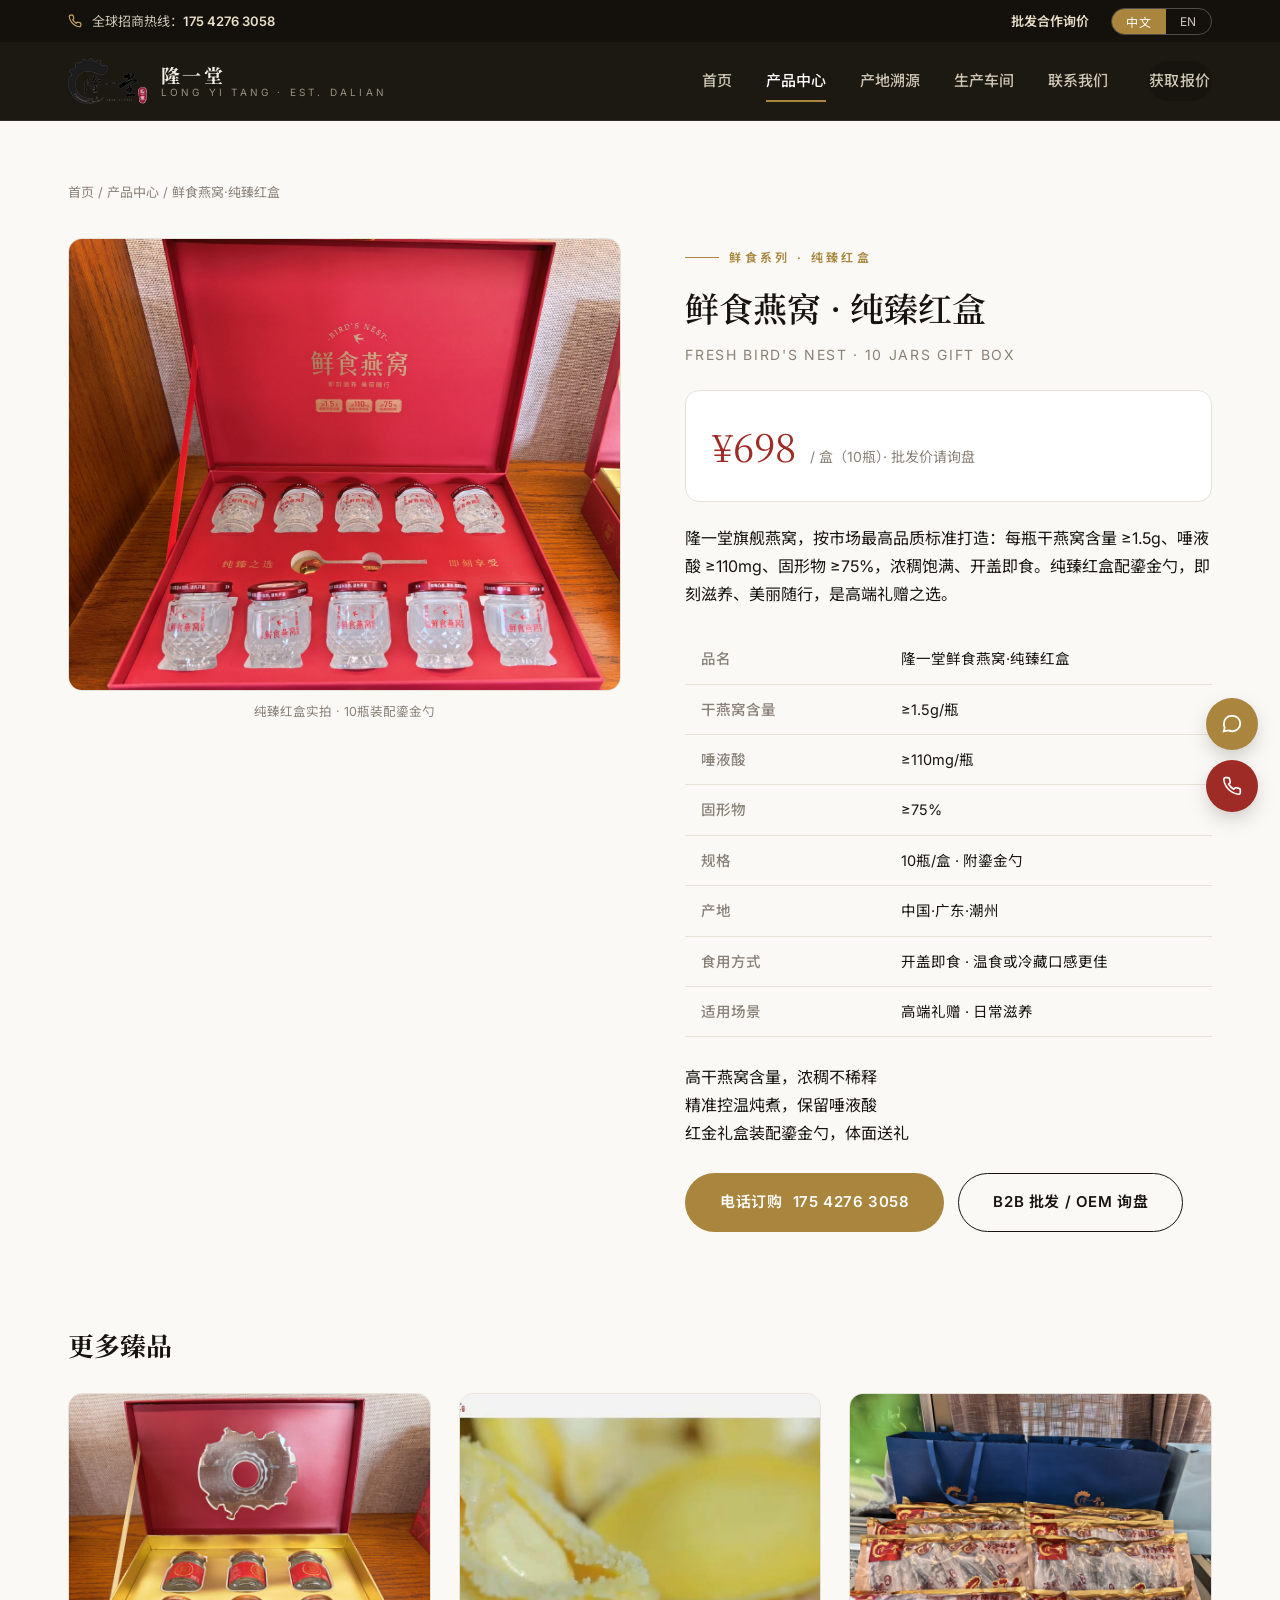
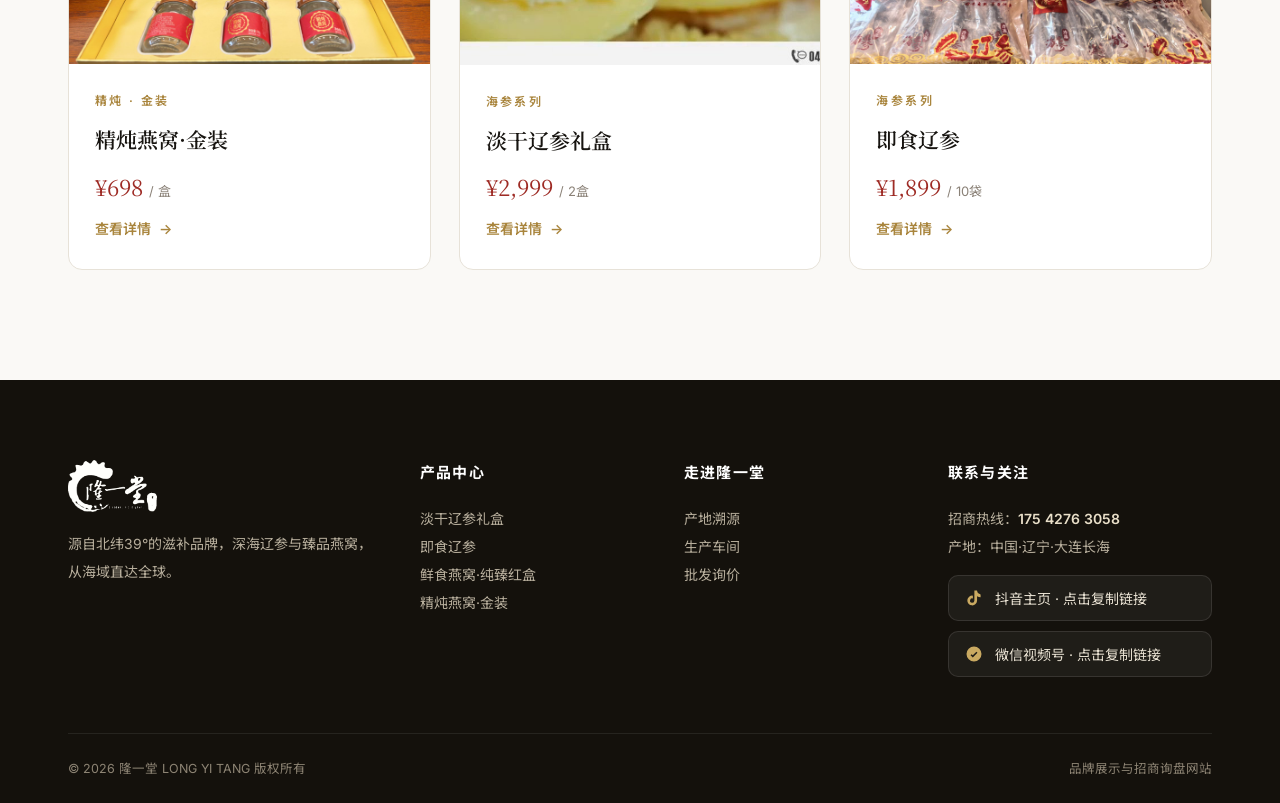
<file: products/birds-nest-royal.html>
<!DOCTYPE html>
<html lang="zh-CN">
<head>
<meta charset="UTF-8">
<meta name="viewport" content="width=device-width, initial-scale=1.0">
<title data-en="Fresh Bird's Nest Royal Red Gift Box · 10 Jars | LONG YI TANG">鲜食燕窝·纯臻红盒 10瓶装 | 隆一堂 LONG YI TANG</title>
<meta name="description" content="隆一堂鲜食燕窝·纯臻红盒：每瓶干燕窝≥1.5g、唾液酸≥110mg、固形物≥75%，10瓶礼盒装配鎏金勺，产地广东潮州，¥698/盒。市场最高品质标准，支持批发与定制。" data-en="LONG YI TANG Fresh Bird's Nest Royal: ≥1.5g dry nest and ≥110mg sialic acid per jar, ≥75% solid content, 10-jar gift box with golden spoon, crafted in Chaozhou. ¥698/box. Wholesale & customization available.">
<link rel="canonical" href="https://www.quanyudalian.asia/products/birds-nest-royal.html"><!-- 搜索引擎验证位：拿到代码后填写 content -->
<meta name="google-site-verification" content="GOOGLE_VERIFICATION_CODE">
<meta name="baidu-site-verification" content="code-BAIDU_VERIFICATION_CODE">
<meta name="msvalidate.01" content="BING_VERIFICATION_CODE">
<!-- 上线时替换为正式域名 -->
<meta property="og:type" content="product">
<meta property="og:title" content="鲜食燕窝·纯臻红盒 | 隆一堂">
<meta property="og:image" content="https://www.quanyudalian.asia/assets/img/birds-royal.jpg">
<link rel="icon" type="image/png" href="../assets/img/logo.png">
<link rel="preconnect" href="https://fonts.googleapis.com">
<link rel="preconnect" href="https://fonts.gstatic.com" crossorigin>
<link href="https://fonts.googleapis.com/css2?family=Inter:wght@400;500;600&family=Noto+Sans+SC:wght@400;500;600&family=Noto+Serif+SC:wght@500;600&family=Playfair+Display:wght@500;600&display=swap" rel="stylesheet">
<link rel="stylesheet" href="../assets/css/style.css">
<script type="application/ld+json">
{"@context":"https://schema.org","@type":"Product","name":"隆一堂鲜食燕窝·纯臻红盒 Fresh Bird's Nest Royal Gift Box","brand":{"@type":"Brand","name":"隆一堂 LONG YI TANG"},"description":"每瓶干燕窝≥1.5g、唾液酸≥110mg、固形物≥75%，10瓶礼盒装，产地广东潮州。","offers":{"@type":"Offer","priceCurrency":"CNY","price":"698","priceSpecification":{"@type":"UnitPriceSpecification","price":"698","priceCurrency":"CNY","referenceQuantity":{"@type":"QuantitativeValue","value":"1","unitText":"盒"}},"availability":"https://schema.org/InStock","areaServed":"Worldwide"}}
</script>
</head>
<body>

<div class="topbar">
  <div class="container">
    <div class="tb-left">
      <svg width="14" height="14" viewBox="0 0 24 24" fill="none" stroke="#c9a961" stroke-width="2"><path d="M22 16.9v3a2 2 0 0 1-2.2 2 19.8 19.8 0 0 1-8.6-3.1 19.5 19.5 0 0 1-6-6A19.8 19.8 0 0 1 2.1 4.2 2 2 0 0 1 4.1 2h3a2 2 0 0 1 2 1.7c.13.96.36 1.9.7 2.8a2 2 0 0 1-.45 2.1L8.1 9.9a16 16 0 0 0 6 6l1.3-1.3a2 2 0 0 1 2.1-.45c.9.34 1.84.57 2.8.7A2 2 0 0 1 22 16.9z"/></svg>
      <span><span data-en="Global Hotline:">全球招商热线：</span><a href="tel:+8617542763058" data-field="phone-link"><span data-field="phone">175 4276 3058</span></a></span>
    </div>
    <div class="tb-right">
      <a class="tb-mail" href="../index.html#inquiry" data-en="Wholesale Inquiry">批发合作询价</a>
      <div class="lang-sw"><button data-lang="zh" class="on">中文</button><button data-lang="en">EN</button></div>
    </div>
  </div>
</div>

<header class="site">
  <div class="container">
    <a class="brand" href="../index.html">
      <img src="../assets/img/logo.png" alt="隆一堂 LONG YI TANG 品牌标识">
      <span class="bt"><b data-en="LONG YI TANG">隆一堂</b><span>LONG YI TANG · EST. DALIAN</span></span>
    </a>
    <button class="burger" aria-label="菜单"><span></span><span></span><span></span></button>
    <nav class="main">
      <a href="../index.html" data-en="Home">首页</a>
      <a href="../index.html#products" class="has-sub act"><span data-en="Products">产品中心</span>
        <div class="sub">
          <a href="dried-sea-cucumber.html"><b data-en="Dried Sea Cucumber Gift Box">淡干辽参礼盒</b><small data-en="Signature · 45–60 pcs">招牌首推 · 45–60头</small></a>
          <a href="ready-sea-cucumber.html"><b data-en="Ready-to-Eat Sea Cucumber">即食辽参</b><small data-en="Frozen · 10 pcs/bag">冷冻即食 · 10根/袋</small></a>
          <a href="birds-nest-royal.html"><b data-en="Fresh Bird's Nest · Royal">鲜食燕窝·纯臻红盒</b><small data-en="10 jars gift box">10瓶礼盒装</small></a>
          <a href="birds-nest-classic.html"><b data-en="Stewed Bird's Nest · Golden">精炖燕窝·金装</b><small data-en="6 jars gift box">6瓶礼盒装</small></a>
        </div>
      </a>
      <a href="../origin.html" data-en="Origin">产地溯源</a>
      <a href="../workshop.html" data-en="Workshop">生产车间</a>
      <a href="../index.html#inquiry" data-en="Contact">联系我们</a>
      <a href="../index.html#inquiry" class="btn btn-dark nav-cta" data-en="Get a Quote">获取报价</a>
    </nav>
  </div>
</header>

<section class="sec" style="padding-top:60px">
  <div class="container">
    <div class="crumb" style="color:var(--ink-3)"><a href="../index.html" data-en="Home">首页</a> / <a href="../index.html#products" data-en="Products">产品中心</a> / <span data-en="Fresh Bird's Nest · Royal">鲜食燕窝·纯臻红盒</span></div>
    <div class="pd" style="margin-top:34px">
      <div class="rv">
        <div class="gallery"><img src="../assets/img/birds-royal.jpg" alt="隆一堂鲜食燕窝纯臻红盒 10瓶装配鎏金勺"></div>
        <p class="cap" data-en="Royal red gift box — 10 jars with golden spoon">纯臻红盒实拍 · 10瓶装配鎏金勺</p>
      </div>
      <div class="rv">
        <span class="eyebrow" data-en="FRESH SERIES · ROYAL RED">鲜食系列 · 纯臻红盒</span>
        <h2 data-en="Fresh Bird's Nest · Royal Red">鲜食燕窝 · 纯臻红盒</h2>
        <p class="en">FRESH BIRD'S NEST · 10 JARS GIFT BOX</p>
        <div class="pricebox">
          <span class="p" data-price="royal">¥698</span>
          <span class="u" data-en="/ box (10 jars) · wholesale pricing on inquiry">/ 盒（10瓶）· 批发价请询盘</span>
        </div>
        <p data-en="Our flagship bird's nest — crafted to the highest standard on the market. Each jar carries ≥1.5g of dry bird's nest and ≥110mg of sialic acid with ≥75% solid content: thick, full-bodied and ready the moment you open it. The royal red gift box with a golden spoon is made for elegant gifting.">隆一堂旗舰燕窝，按市场最高品质标准打造：每瓶干燕窝含量 ≥1.5g、唾液酸 ≥110mg、固形物 ≥75%，浓稠饱满、开盖即食。纯臻红盒配鎏金勺，即刻滋养、美丽随行，是高端礼赠之选。</p>
        <table class="spec">
          <tr><th data-en="Product">品名</th><td data-en="LONG YI TANG Fresh Bird's Nest · Royal Red">隆一堂鲜食燕窝·纯臻红盒</td></tr>
          <tr><th data-en="Dry Nest Content">干燕窝含量</th><td data-en="≥1.5g per jar">≥1.5g/瓶</td></tr>
          <tr><th data-en="Sialic Acid">唾液酸</th><td data-en="≥110mg per jar">≥110mg/瓶</td></tr>
          <tr><th data-en="Solid Content">固形物</th><td data-en="≥75%">≥75%</td></tr>
          <tr><th data-en="Specification">规格</th><td data-en="10 jars per gift box · golden spoon included">10瓶/盒 · 附鎏金勺</td></tr>
          <tr><th data-en="Origin">产地</th><td data-en="Chaozhou, Guangdong, China">中国·广东·潮州</td></tr>
          <tr><th data-en="Serving">食用方式</th><td data-en="Ready to eat · best slightly warmed or chilled">开盖即食 · 温食或冷藏口感更佳</td></tr>
          <tr><th data-en="Best For">适用场景</th><td data-en="Premium gifting · beauty & wellness routine">高端礼赠 · 日常滋养</td></tr>
        </table>
        <ul class="ticks" style="margin-bottom:26px">
          <li data-en="Top-tier dry-nest content — thick, never watery">高干燕窝含量，浓稠不稀释</li>
          <li data-en="High sialic acid retained by precise stewing">精准控温炖煮，保留唾液酸</li>
          <li data-en="Gift-ready royal red box with golden spoon">红金礼盒装配鎏金勺，体面送礼</li>
        </ul>
        <div class="actions">
          <a class="btn btn-gold" href="tel:+8617542763058" data-field="phone-link" data-en="Call to Order: 175 4276 3058">电话订购 <span data-field="phone">175 4276 3058</span></a>
          <a class="btn btn-outline" href="../index.html#inquiry" data-en="B2B Wholesale / OEM Inquiry">B2B 批发 / OEM 询盘</a>
        </div>
      </div>
    </div>

    <div class="rel">
      <h3 class="serif" style="font-size:26px;margin-bottom:26px" data-en="You May Also Like">更多臻品</h3>
      <div class="grid-3">
        <a class="card" href="birds-nest-classic.html">
          <div class="pic"><img src="../assets/img/birds-golden.jpg" alt="精炖燕窝金装 6瓶装" loading="lazy"></div>
          <div class="body"><span class="tag" data-en="STEWED · GOLDEN">精炖 · 金装</span><h3 data-en="Stewed Bird's Nest · Golden">精炖燕窝·金装</h3><div class="price"><span data-price="classic">¥698</span><small data-en="/ box">/ 盒</small></div><span class="go" data-en="Details">查看详情</span></div>
        </a>
        <a class="card" href="dried-sea-cucumber.html">
          <div class="pic"><img src="../assets/img/dish.jpg" alt="淡干辽参礼盒" loading="lazy"></div>
          <div class="body"><span class="tag" data-en="SEA CUCUMBER">海参系列</span><h3 data-en="Dried Sea Cucumber Gift Box">淡干辽参礼盒</h3><div class="price"><span data-price="dried">¥2,999</span><small data-en="/ 2 boxes">/ 2盒</small></div><span class="go" data-en="Details">查看详情</span></div>
        </a>
        <a class="card" href="ready-sea-cucumber.html">
          <div class="pic"><img src="../assets/img/sea-ready.jpg" alt="即食辽参冷冻袋装" loading="lazy"></div>
          <div class="body"><span class="tag" data-en="SEA CUCUMBER">海参系列</span><h3 data-en="Ready-to-Eat Sea Cucumber">即食辽参</h3><div class="price"><span data-price="ready">¥1,899</span><small data-en="/ 10 bags">/ 10袋</small></div><span class="go" data-en="Details">查看详情</span></div>
        </a>
      </div>
    </div>
  </div>
</section>

<footer class="site">
  <div class="container">
    <div class="cols">
      <div class="fbrand">
        <img src="../assets/img/logo.png" alt="隆一堂 LONG YI TANG">
        <p data-en="A premium tonic house from 39°N, Dalian — Liaoning sea cucumber & fine bird's nest, direct from source to the world.">源自北纬39°的滋补品牌，深海辽参与臻品燕窝，从海域直达全球。</p>
      </div>
      <div>
        <h5 data-en="Products">产品中心</h5>
        <ul>
          <li><a href="dried-sea-cucumber.html" data-en="Dried Sea Cucumber Gift Box">淡干辽参礼盒</a></li>
          <li><a href="ready-sea-cucumber.html" data-en="Ready-to-Eat Sea Cucumber">即食辽参</a></li>
          <li><a href="birds-nest-royal.html" data-en="Fresh Bird's Nest · Royal">鲜食燕窝·纯臻红盒</a></li>
          <li><a href="birds-nest-classic.html" data-en="Stewed Bird's Nest · Golden">精炖燕窝·金装</a></li>
        </ul>
      </div>
      <div>
        <h5 data-en="Company">走进隆一堂</h5>
        <ul>
          <li><a href="../origin.html" data-en="Origin Traceability">产地溯源</a></li>
          <li><a href="../workshop.html" data-en="Production Workshop">生产车间</a></li>
          <li><a href="../index.html#inquiry" data-en="Wholesale Inquiry">批发询价</a></li>
        </ul>
      </div>
      <div>
        <h5 data-en="Contact & Socials">联系与关注</h5>
        <ul>
          <li><span data-en="Hotline: ">招商热线：</span><a href="tel:+8617542763058" data-field="phone-link" style="color:#e9dfc9;font-weight:600"><span data-field="phone">175 4276 3058</span></a></li>
          <li data-en="Origin: Changhai, Dalian, Liaoning, China">产地：中国·辽宁·大连长海</li>
        </ul>
        <div class="socials" style="margin-top:14px">
          <button class="soc" data-copy="https://v.douyin.com/mIwWgKdWmxI/" data-copy-field="douyin">
            <svg width="18" height="18" viewBox="0 0 24 24" fill="#c9a961"><path d="M19.6 6.7a5 5 0 0 1-3.5-4.2V2h-3.6v13.4a2.9 2.9 0 1 1-2-2.7V8.9a6.5 6.5 0 1 0 5.6 6.5V9.6a8.5 8.5 0 0 0 4.7 1.4V7.4c-.3 0-.6-.2-.8-.7z"/></svg>
            <span data-en="Douyin — tap to copy link">抖音主页 · 点击复制链接</span>
          </button>
          <button class="soc" data-copy="https://weixin.qq.com/sph/AzSOc0yxKF" data-copy-field="channels">
            <svg width="18" height="18" viewBox="0 0 24 24" fill="#c9a961"><path d="M12 2a10 10 0 1 0 10 10A10 10 0 0 0 12 2zm-1.6 14.6-3-3 1.4-1.4 1.6 1.6 4.8-4.8 1.4 1.4z"/></svg>
            <span data-en="WeChat Channels — tap to copy link">微信视频号 · 点击复制链接</span>
          </button>
        </div>
      </div>
    </div>
    <div class="copy">
      <span>© <span class="js-year">2026</span> 隆一堂 LONG YI TANG <span data-en="· All rights reserved.">版权所有</span></span>
      <span data-en="Brand showcase & wholesale inquiry site">品牌展示与招商询盘网站</span>
    </div>
  </div>
</footer>

<div class="float-cta">
  <div class="float-panel">
    <h6 data-en="CONTACT US">联系我们</h6>
    <div class="tel" data-field="phone">175 4276 3058</div>
    <div class="row">
      <a href="tel:+8617542763058" data-field="phone-link"><span data-en="Call now">立即拨打热线</span></a>
      <button data-copy="https://v.douyin.com/mIwWgKdWmxI/" data-copy-field="douyin"><span data-en="Douyin: copy link">抖音：复制主页链接</span></button>
      <button data-copy="https://weixin.qq.com/sph/AzSOc0yxKF" data-copy-field="channels"><span data-en="WeChat Channels: copy link">视频号：复制主页链接</span></button>
    </div>
  </div>
  <div class="float-btns">
    <button class="fbtn chat" aria-label="联系方式">
      <svg width="22" height="22" viewBox="0 0 24 24" fill="none" stroke="currentColor" stroke-width="2"><path d="M21 11.5a8.4 8.4 0 0 1-9 8.4 8.6 8.6 0 0 1-3.8-.9L3 20l1.1-4.1a8.3 8.3 0 0 1-1-4A8.4 8.4 0 0 1 12 3.1a8.4 8.4 0 0 1 9 8.4z"/></svg>
    </button>
    <a class="fbtn tel" href="tel:+8617542763058" data-field="phone-link" aria-label="拨打电话">
      <svg width="20" height="20" viewBox="0 0 24 24" fill="none" stroke="currentColor" stroke-width="2"><path d="M22 16.9v3a2 2 0 0 1-2.2 2 19.8 19.8 0 0 1-8.6-3.1 19.5 19.5 0 0 1-6-6A19.8 19.8 0 0 1 2.1 4.2 2 2 0 0 1 4.1 2h3a2 2 0 0 1 2 1.7c.13.96.36 1.9.7 2.8a2 2 0 0 1-.45 2.1L8.1 9.9a16 16 0 0 0 6 6l1.3-1.3a2 2 0 0 1 2.1-.45c.9.34 1.84.57 2.8.7A2 2 0 0 1 22 16.9z"/></svg>
    </a>
    <button class="fbtn top" aria-label="回到顶部">
      <svg width="18" height="18" viewBox="0 0 24 24" fill="none" stroke="currentColor" stroke-width="2"><path d="M12 19V5m-7 7 7-7 7 7"/></svg>
    </button>
  </div>
</div>
<div class="toast"></div>

<script src="../assets/js/main.js"></script>
<script src="../assets/js/dyn.js"></script>
</body>
</html>
</file>
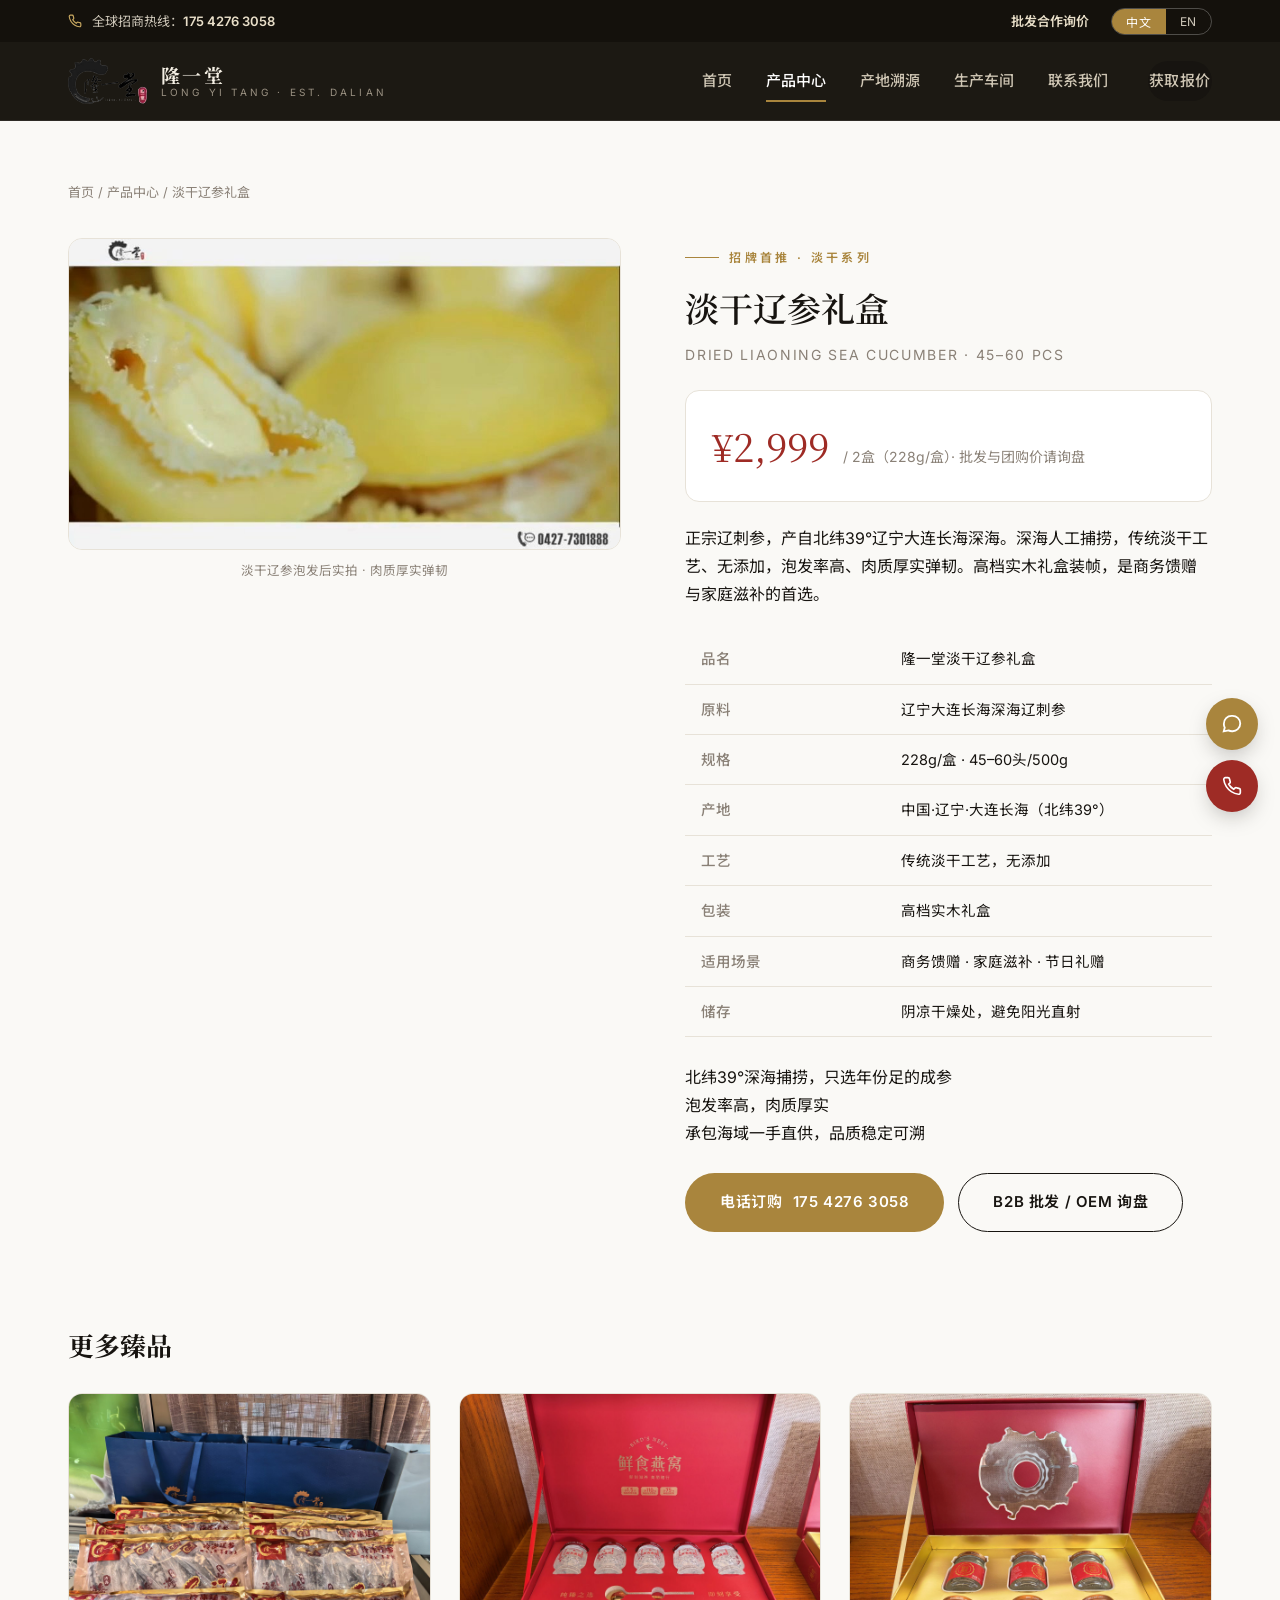
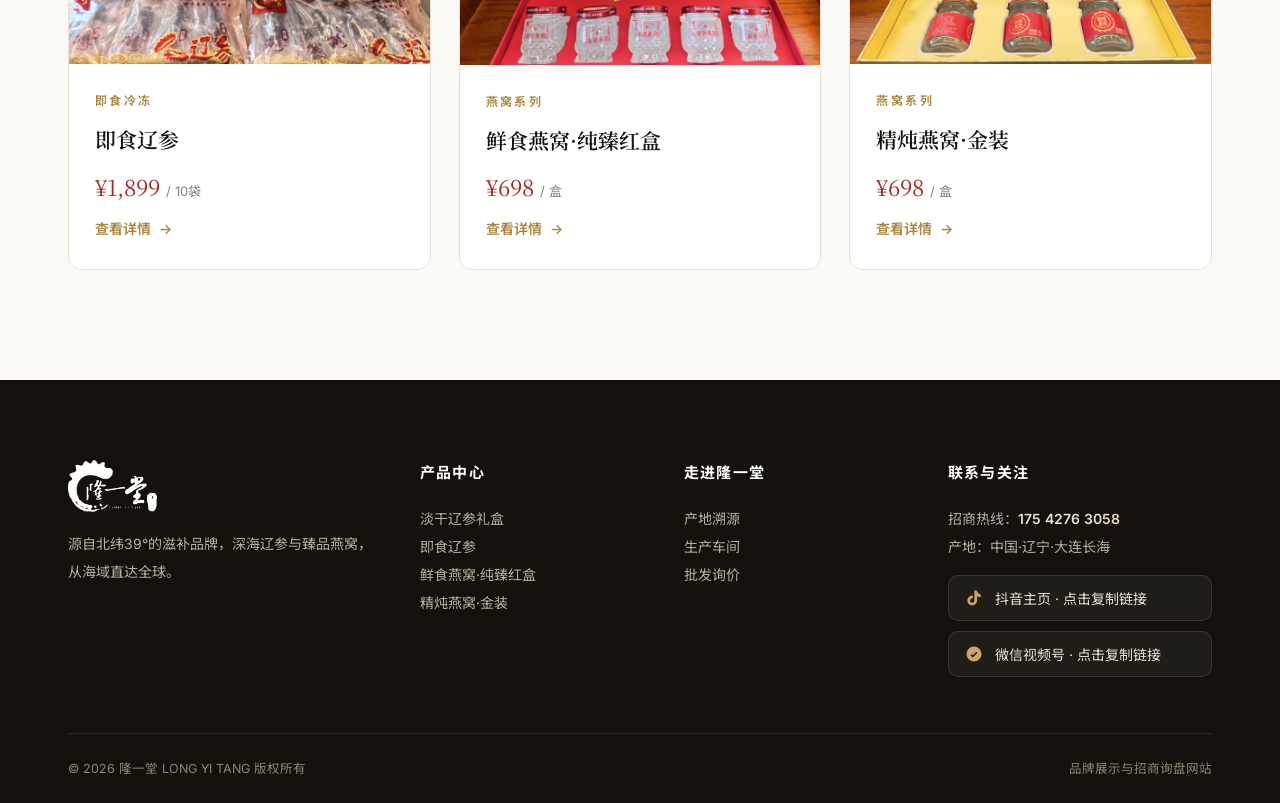
<file: products/dried-sea-cucumber.html>
<!DOCTYPE html>
<html lang="zh-CN">
<head>
<meta charset="UTF-8">
<meta name="viewport" content="width=device-width, initial-scale=1.0">
<title data-en="Dried Liaoning Sea Cucumber Gift Box 45–60 pcs | LONG YI TANG">淡干辽参礼盒 45–60头 228g | 隆一堂 LONG YI TANG</title>
<meta name="description" content="隆一堂淡干辽参礼盒：北纬39°大连长海深海辽刺参，深海人工捕捞，45–60头/500g，228g/盒，高档实木礼盒，¥2999/2盒。支持企业团购、礼盒定制与 OEM 批发。" data-en="LONG YI TANG dried Liaoning sea cucumber gift box: diver-harvested from 39°N Changhai deep sea, 45–60 pcs per 500g, 228g per hardwood gift box, ¥2,999/2 boxes. Corporate gifting, customization and OEM wholesale available.">
<link rel="canonical" href="https://www.quanyudalian.asia/products/dried-sea-cucumber.html"><!-- 搜索引擎验证位：拿到代码后填写 content -->
<meta name="google-site-verification" content="GOOGLE_VERIFICATION_CODE">
<meta name="baidu-site-verification" content="code-BAIDU_VERIFICATION_CODE">
<meta name="msvalidate.01" content="BING_VERIFICATION_CODE">
<!-- 上线时替换为正式域名 -->
<meta property="og:type" content="product">
<meta property="og:title" content="淡干辽参礼盒 45–60头 | 隆一堂">
<meta property="og:image" content="https://www.quanyudalian.asia/assets/img/dish.jpg">
<link rel="icon" type="image/png" href="../assets/img/logo.png">
<link rel="preconnect" href="https://fonts.googleapis.com">
<link rel="preconnect" href="https://fonts.gstatic.com" crossorigin>
<link href="https://fonts.googleapis.com/css2?family=Inter:wght@400;500;600&family=Noto+Sans+SC:wght@400;500;600&family=Noto+Serif+SC:wght@500;600&family=Playfair+Display:wght@500;600&display=swap" rel="stylesheet">
<link rel="stylesheet" href="../assets/css/style.css">
<script type="application/ld+json">
{"@context":"https://schema.org","@type":"Product","name":"隆一堂淡干辽参礼盒 Dried Liaoning Sea Cucumber Gift Box","brand":{"@type":"Brand","name":"隆一堂 LONG YI TANG"},"description":"北纬39°大连长海深海辽刺参，深海人工捕捞，传统淡干工艺，45–60头/500g，228g/盒高档实木礼盒。","offers":{"@type":"Offer","priceCurrency":"CNY","price":"2999","priceSpecification":{"@type":"UnitPriceSpecification","price":"2999","priceCurrency":"CNY","referenceQuantity":{"@type":"QuantitativeValue","value":"2","unitText":"盒"}},"availability":"https://schema.org/InStock","areaServed":"Worldwide"}}
</script>
</head>
<body>

<div class="topbar">
  <div class="container">
    <div class="tb-left">
      <svg width="14" height="14" viewBox="0 0 24 24" fill="none" stroke="#c9a961" stroke-width="2"><path d="M22 16.9v3a2 2 0 0 1-2.2 2 19.8 19.8 0 0 1-8.6-3.1 19.5 19.5 0 0 1-6-6A19.8 19.8 0 0 1 2.1 4.2 2 2 0 0 1 4.1 2h3a2 2 0 0 1 2 1.7c.13.96.36 1.9.7 2.8a2 2 0 0 1-.45 2.1L8.1 9.9a16 16 0 0 0 6 6l1.3-1.3a2 2 0 0 1 2.1-.45c.9.34 1.84.57 2.8.7A2 2 0 0 1 22 16.9z"/></svg>
      <span><span data-en="Global Hotline:">全球招商热线：</span><a href="tel:+8617542763058" data-field="phone-link"><span data-field="phone">175 4276 3058</span></a></span>
    </div>
    <div class="tb-right">
      <a class="tb-mail" href="../index.html#inquiry" data-en="Wholesale Inquiry">批发合作询价</a>
      <div class="lang-sw"><button data-lang="zh" class="on">中文</button><button data-lang="en">EN</button></div>
    </div>
  </div>
</div>

<header class="site">
  <div class="container">
    <a class="brand" href="../index.html">
      <img src="../assets/img/logo.png" alt="隆一堂 LONG YI TANG 品牌标识">
      <span class="bt"><b data-en="LONG YI TANG">隆一堂</b><span>LONG YI TANG · EST. DALIAN</span></span>
    </a>
    <button class="burger" aria-label="菜单"><span></span><span></span><span></span></button>
    <nav class="main">
      <a href="../index.html" data-en="Home">首页</a>
      <a href="../index.html#products" class="has-sub act"><span data-en="Products">产品中心</span>
        <div class="sub">
          <a href="dried-sea-cucumber.html"><b data-en="Dried Sea Cucumber Gift Box">淡干辽参礼盒</b><small data-en="Signature · 45–60 pcs">招牌首推 · 45–60头</small></a>
          <a href="ready-sea-cucumber.html"><b data-en="Ready-to-Eat Sea Cucumber">即食辽参</b><small data-en="Frozen · 10 pcs/bag">冷冻即食 · 10根/袋</small></a>
          <a href="birds-nest-royal.html"><b data-en="Fresh Bird's Nest · Royal">鲜食燕窝·纯臻红盒</b><small data-en="10 jars gift box">10瓶礼盒装</small></a>
          <a href="birds-nest-classic.html"><b data-en="Stewed Bird's Nest · Golden">精炖燕窝·金装</b><small data-en="6 jars gift box">6瓶礼盒装</small></a>
        </div>
      </a>
      <a href="../origin.html" data-en="Origin">产地溯源</a>
      <a href="../workshop.html" data-en="Workshop">生产车间</a>
      <a href="../index.html#inquiry" data-en="Contact">联系我们</a>
      <a href="../index.html#inquiry" class="btn btn-dark nav-cta" data-en="Get a Quote">获取报价</a>
    </nav>
  </div>
</header>

<section class="sec" style="padding-top:60px">
  <div class="container">
    <div class="crumb" style="color:var(--ink-3)"><a href="../index.html" data-en="Home">首页</a> / <a href="../index.html#products" data-en="Products">产品中心</a> / <span data-en="Dried Sea Cucumber Gift Box">淡干辽参礼盒</span></div>
    <div class="pd" style="margin-top:34px">
      <div class="rv">
        <!-- TODO: 上线前替换为淡干辽参实木礼盒实拍图 ../assets/img/dried-box.jpg -->
        <div class="gallery"><img src="../assets/img/dish.jpg" alt="隆一堂淡干辽参泡发后肉质厚实"></div>
        <p class="cap" data-en="Rehydrated Liaoning sea cucumber — thick and springy">淡干辽参泡发后实拍 · 肉质厚实弹韧</p>
      </div>
      <div class="rv">
        <span class="eyebrow" data-en="SIGNATURE · DRIED SERIES">招牌首推 · 淡干系列</span>
        <h2 data-en="Dried Liaoning Sea Cucumber Gift Box">淡干辽参礼盒</h2>
        <p class="en">DRIED LIAONING SEA CUCUMBER · 45–60 PCS</p>
        <div class="pricebox">
          <span class="p" data-price="dried">¥2,999</span>
          <span class="u" data-en="/ 2 boxes (228g each) · wholesale & gifting pricing on inquiry">/ 2盒（228g/盒）· 批发与团购价请询盘</span>
        </div>
        <p data-en="Authentic Liaoning spiky sea cucumber from the deep waters of Changhai, Dalian at 39°N. Diver-harvested, traditionally light-dried with no additives. After rehydration it expands beautifully with thick, springy flesh — the definitive gift for business and family.">正宗辽刺参，产自北纬39°辽宁大连长海深海。深海人工捕捞，传统淡干工艺、无添加，泡发率高、肉质厚实弹韧。高档实木礼盒装帧，是商务馈赠与家庭滋补的首选。</p>
        <table class="spec">
          <tr><th data-en="Product">品名</th><td data-en="LONG YI TANG Dried Liaoning Sea Cucumber Gift Box">隆一堂淡干辽参礼盒</td></tr>
          <tr><th data-en="Raw Material">原料</th><td data-en="Wild Liaoning spiky sea cucumber, Changhai, Dalian">辽宁大连长海深海辽刺参</td></tr>
          <tr><th data-en="Specification">规格</th><td data-en="228g/box · 45–60 pcs per 500g">228g/盒 · 45–60头/500g</td></tr>
          <tr><th data-en="Origin">产地</th><td data-en="Changhai, Dalian, Liaoning, China (39°N)">中国·辽宁·大连长海（北纬39°）</td></tr>
          <tr><th data-en="Process">工艺</th><td data-en="Traditional light-drying, no additives">传统淡干工艺，无添加</td></tr>
          <tr><th data-en="Packaging">包装</th><td data-en="Premium hardwood gift box">高档实木礼盒</td></tr>
          <tr><th data-en="Best For">适用场景</th><td data-en="Business gifting · family nourishment · festive seasons">商务馈赠 · 家庭滋补 · 节日礼赠</td></tr>
          <tr><th data-en="Storage">储存</th><td data-en="Cool, dry place away from sunlight">阴凉干燥处，避免阳光直射</td></tr>
        </table>
        <ul class="ticks" style="margin-bottom:26px">
          <li data-en="39°N deep-sea harvesting, mature stock only">北纬39°深海捕捞，只选年份足的成参</li>
          <li data-en="High rehydration rate, thick firm flesh">泡发率高，肉质厚实</li>
          <li data-en="Direct supply from our contracted sea areas">承包海域一手直供，品质稳定可溯</li>
        </ul>
        <div class="actions">
          <a class="btn btn-gold" href="tel:+8617542763058" data-field="phone-link" data-en="Call to Order: 175 4276 3058">电话订购 <span data-field="phone">175 4276 3058</span></a>
          <a class="btn btn-outline" href="../index.html#inquiry" data-en="B2B Wholesale / OEM Inquiry">B2B 批发 / OEM 询盘</a>
        </div>
      </div>
    </div>

    <div class="rel">
      <h3 class="serif" style="font-size:26px;margin-bottom:26px" data-en="You May Also Like">更多臻品</h3>
      <div class="grid-3">
        <a class="card" href="ready-sea-cucumber.html">
          <div class="pic"><img src="../assets/img/sea-ready.jpg" alt="即食辽参冷冻袋装" loading="lazy"></div>
          <div class="body"><span class="tag" data-en="READY-TO-EAT">即食冷冻</span><h3 data-en="Ready-to-Eat Sea Cucumber">即食辽参</h3><div class="price"><span data-price="ready">¥1,899</span><small data-en="/ 10 bags">/ 10袋</small></div><span class="go" data-en="Details">查看详情</span></div>
        </a>
        <a class="card" href="birds-nest-royal.html">
          <div class="pic"><img src="../assets/img/birds-royal.jpg" alt="鲜食燕窝纯臻红盒" loading="lazy"></div>
          <div class="body"><span class="tag" data-en="BIRD'S NEST">燕窝系列</span><h3 data-en="Fresh Bird's Nest · Royal">鲜食燕窝·纯臻红盒</h3><div class="price"><span data-price="royal">¥698</span><small data-en="/ box">/ 盒</small></div><span class="go" data-en="Details">查看详情</span></div>
        </a>
        <a class="card" href="birds-nest-classic.html">
          <div class="pic"><img src="../assets/img/birds-golden.jpg" alt="精炖燕窝金装" loading="lazy"></div>
          <div class="body"><span class="tag" data-en="BIRD'S NEST">燕窝系列</span><h3 data-en="Stewed Bird's Nest · Golden">精炖燕窝·金装</h3><div class="price"><span data-price="classic">¥698</span><small data-en="/ box">/ 盒</small></div><span class="go" data-en="Details">查看详情</span></div>
        </a>
      </div>
    </div>
  </div>
</section>

<footer class="site">
  <div class="container">
    <div class="cols">
      <div class="fbrand">
        <img src="../assets/img/logo.png" alt="隆一堂 LONG YI TANG">
        <p data-en="A premium tonic house from 39°N, Dalian — Liaoning sea cucumber & fine bird's nest, direct from source to the world.">源自北纬39°的滋补品牌，深海辽参与臻品燕窝，从海域直达全球。</p>
      </div>
      <div>
        <h5 data-en="Products">产品中心</h5>
        <ul>
          <li><a href="dried-sea-cucumber.html" data-en="Dried Sea Cucumber Gift Box">淡干辽参礼盒</a></li>
          <li><a href="ready-sea-cucumber.html" data-en="Ready-to-Eat Sea Cucumber">即食辽参</a></li>
          <li><a href="birds-nest-royal.html" data-en="Fresh Bird's Nest · Royal">鲜食燕窝·纯臻红盒</a></li>
          <li><a href="birds-nest-classic.html" data-en="Stewed Bird's Nest · Golden">精炖燕窝·金装</a></li>
        </ul>
      </div>
      <div>
        <h5 data-en="Company">走进隆一堂</h5>
        <ul>
          <li><a href="../origin.html" data-en="Origin Traceability">产地溯源</a></li>
          <li><a href="../workshop.html" data-en="Production Workshop">生产车间</a></li>
          <li><a href="../index.html#inquiry" data-en="Wholesale Inquiry">批发询价</a></li>
        </ul>
      </div>
      <div>
        <h5 data-en="Contact & Socials">联系与关注</h5>
        <ul>
          <li><span data-en="Hotline: ">招商热线：</span><a href="tel:+8617542763058" data-field="phone-link" style="color:#e9dfc9;font-weight:600"><span data-field="phone">175 4276 3058</span></a></li>
          <li data-en="Origin: Changhai, Dalian, Liaoning, China">产地：中国·辽宁·大连长海</li>
        </ul>
        <div class="socials" style="margin-top:14px">
          <button class="soc" data-copy="https://v.douyin.com/mIwWgKdWmxI/" data-copy-field="douyin">
            <svg width="18" height="18" viewBox="0 0 24 24" fill="#c9a961"><path d="M19.6 6.7a5 5 0 0 1-3.5-4.2V2h-3.6v13.4a2.9 2.9 0 1 1-2-2.7V8.9a6.5 6.5 0 1 0 5.6 6.5V9.6a8.5 8.5 0 0 0 4.7 1.4V7.4c-.3 0-.6-.2-.8-.7z"/></svg>
            <span data-en="Douyin — tap to copy link">抖音主页 · 点击复制链接</span>
          </button>
          <button class="soc" data-copy="https://weixin.qq.com/sph/AzSOc0yxKF" data-copy-field="channels">
            <svg width="18" height="18" viewBox="0 0 24 24" fill="#c9a961"><path d="M12 2a10 10 0 1 0 10 10A10 10 0 0 0 12 2zm-1.6 14.6-3-3 1.4-1.4 1.6 1.6 4.8-4.8 1.4 1.4z"/></svg>
            <span data-en="WeChat Channels — tap to copy link">微信视频号 · 点击复制链接</span>
          </button>
        </div>
      </div>
    </div>
    <div class="copy">
      <span>© <span class="js-year">2026</span> 隆一堂 LONG YI TANG <span data-en="· All rights reserved.">版权所有</span></span>
      <span data-en="Brand showcase & wholesale inquiry site">品牌展示与招商询盘网站</span>
    </div>
  </div>
</footer>

<div class="float-cta">
  <div class="float-panel">
    <h6 data-en="CONTACT US">联系我们</h6>
    <div class="tel" data-field="phone">175 4276 3058</div>
    <div class="row">
      <a href="tel:+8617542763058" data-field="phone-link"><span data-en="Call now">立即拨打热线</span></a>
      <button data-copy="https://v.douyin.com/mIwWgKdWmxI/" data-copy-field="douyin"><span data-en="Douyin: copy link">抖音：复制主页链接</span></button>
      <button data-copy="https://weixin.qq.com/sph/AzSOc0yxKF" data-copy-field="channels"><span data-en="WeChat Channels: copy link">视频号：复制主页链接</span></button>
    </div>
  </div>
  <div class="float-btns">
    <button class="fbtn chat" aria-label="联系方式">
      <svg width="22" height="22" viewBox="0 0 24 24" fill="none" stroke="currentColor" stroke-width="2"><path d="M21 11.5a8.4 8.4 0 0 1-9 8.4 8.6 8.6 0 0 1-3.8-.9L3 20l1.1-4.1a8.3 8.3 0 0 1-1-4A8.4 8.4 0 0 1 12 3.1a8.4 8.4 0 0 1 9 8.4z"/></svg>
    </button>
    <a class="fbtn tel" href="tel:+8617542763058" data-field="phone-link" aria-label="拨打电话">
      <svg width="20" height="20" viewBox="0 0 24 24" fill="none" stroke="currentColor" stroke-width="2"><path d="M22 16.9v3a2 2 0 0 1-2.2 2 19.8 19.8 0 0 1-8.6-3.1 19.5 19.5 0 0 1-6-6A19.8 19.8 0 0 1 2.1 4.2 2 2 0 0 1 4.1 2h3a2 2 0 0 1 2 1.7c.13.96.36 1.9.7 2.8a2 2 0 0 1-.45 2.1L8.1 9.9a16 16 0 0 0 6 6l1.3-1.3a2 2 0 0 1 2.1-.45c.9.34 1.84.57 2.8.7A2 2 0 0 1 22 16.9z"/></svg>
    </a>
    <button class="fbtn top" aria-label="回到顶部">
      <svg width="18" height="18" viewBox="0 0 24 24" fill="none" stroke="currentColor" stroke-width="2"><path d="M12 19V5m-7 7 7-7 7 7"/></svg>
    </button>
  </div>
</div>
<div class="toast"></div>

<script src="../assets/js/main.js"></script>
<script src="../assets/js/dyn.js"></script>
</body>
</html>
</file>
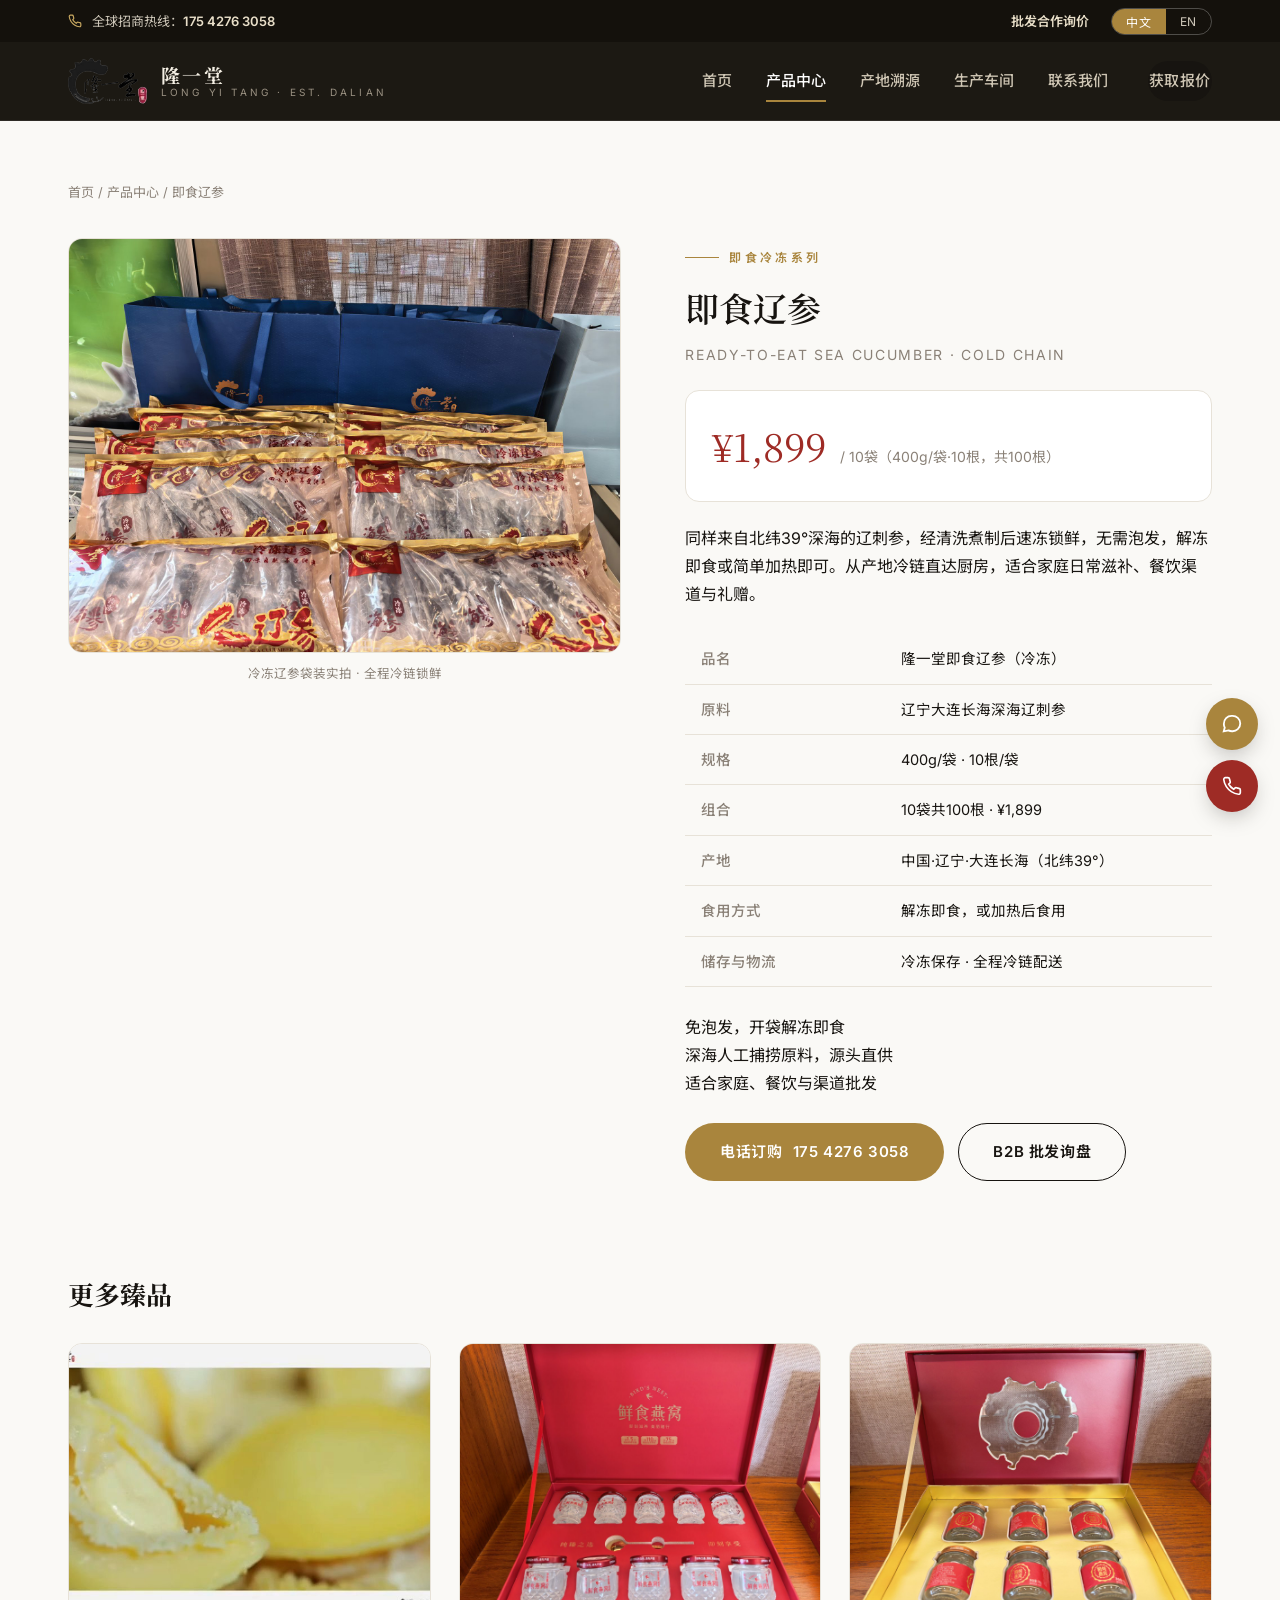
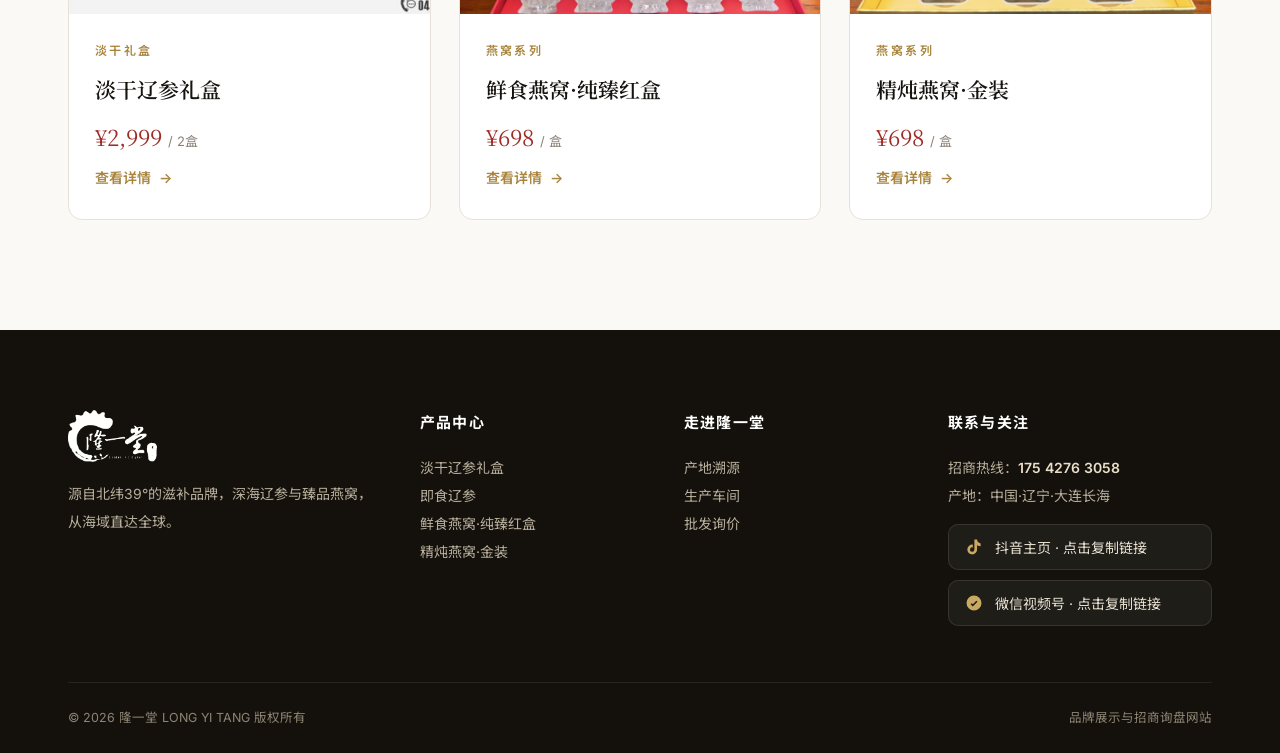
<file: products/ready-sea-cucumber.html>
<!DOCTYPE html>
<html lang="zh-CN">
<head>
<meta charset="UTF-8">
<meta name="viewport" content="width=device-width, initial-scale=1.0">
<title data-en="Ready-to-Eat Liaoning Sea Cucumber 400g×10 Bags | LONG YI TANG">即食辽参 400g/袋×10根 | 隆一堂 LONG YI TANG</title>
<meta name="description" content="隆一堂即食辽参：北纬39°大连长海深海辽刺参，400g/袋·10根，全程冷链、解冻即食，¥1899/10袋共100根。家庭日常滋补与餐饮批发优选。" data-en="LONG YI TANG ready-to-eat Liaoning sea cucumber: 39°N Changhai deep-sea harvest, 400g/bag with 10 pcs, cold-chain delivered, ready after thawing. ¥1,899/10 bags (100 pcs). Ideal for daily nourishment and food-service wholesale.">
<link rel="canonical" href="https://www.quanyudalian.asia/products/ready-sea-cucumber.html"><!-- 搜索引擎验证位：拿到代码后填写 content -->
<meta name="google-site-verification" content="GOOGLE_VERIFICATION_CODE">
<meta name="baidu-site-verification" content="code-BAIDU_VERIFICATION_CODE">
<meta name="msvalidate.01" content="BING_VERIFICATION_CODE">
<!-- 上线时替换为正式域名 -->
<meta property="og:type" content="product">
<meta property="og:title" content="即食辽参 400g/袋 | 隆一堂">
<meta property="og:image" content="https://www.quanyudalian.asia/assets/img/sea-ready.jpg">
<link rel="icon" type="image/png" href="../assets/img/logo.png">
<link rel="preconnect" href="https://fonts.googleapis.com">
<link rel="preconnect" href="https://fonts.gstatic.com" crossorigin>
<link href="https://fonts.googleapis.com/css2?family=Inter:wght@400;500;600&family=Noto+Sans+SC:wght@400;500;600&family=Noto+Serif+SC:wght@500;600&family=Playfair+Display:wght@500;600&display=swap" rel="stylesheet">
<link rel="stylesheet" href="../assets/css/style.css">
<script type="application/ld+json">
{"@context":"https://schema.org","@type":"Product","name":"隆一堂即食辽参 Ready-to-Eat Liaoning Sea Cucumber","brand":{"@type":"Brand","name":"隆一堂 LONG YI TANG"},"description":"北纬39°大连长海深海辽刺参，冷冻即食，400g/袋·10根，全程冷链。","offers":{"@type":"Offer","priceCurrency":"CNY","price":"1899","priceSpecification":{"@type":"UnitPriceSpecification","price":"1899","priceCurrency":"CNY","referenceQuantity":{"@type":"QuantitativeValue","value":"10","unitText":"袋"}},"availability":"https://schema.org/InStock","areaServed":"Worldwide"}}
</script>
</head>
<body>

<div class="topbar">
  <div class="container">
    <div class="tb-left">
      <svg width="14" height="14" viewBox="0 0 24 24" fill="none" stroke="#c9a961" stroke-width="2"><path d="M22 16.9v3a2 2 0 0 1-2.2 2 19.8 19.8 0 0 1-8.6-3.1 19.5 19.5 0 0 1-6-6A19.8 19.8 0 0 1 2.1 4.2 2 2 0 0 1 4.1 2h3a2 2 0 0 1 2 1.7c.13.96.36 1.9.7 2.8a2 2 0 0 1-.45 2.1L8.1 9.9a16 16 0 0 0 6 6l1.3-1.3a2 2 0 0 1 2.1-.45c.9.34 1.84.57 2.8.7A2 2 0 0 1 22 16.9z"/></svg>
      <span><span data-en="Global Hotline:">全球招商热线：</span><a href="tel:+8617542763058" data-field="phone-link"><span data-field="phone">175 4276 3058</span></a></span>
    </div>
    <div class="tb-right">
      <a class="tb-mail" href="../index.html#inquiry" data-en="Wholesale Inquiry">批发合作询价</a>
      <div class="lang-sw"><button data-lang="zh" class="on">中文</button><button data-lang="en">EN</button></div>
    </div>
  </div>
</div>

<header class="site">
  <div class="container">
    <a class="brand" href="../index.html">
      <img src="../assets/img/logo.png" alt="隆一堂 LONG YI TANG 品牌标识">
      <span class="bt"><b data-en="LONG YI TANG">隆一堂</b><span>LONG YI TANG · EST. DALIAN</span></span>
    </a>
    <button class="burger" aria-label="菜单"><span></span><span></span><span></span></button>
    <nav class="main">
      <a href="../index.html" data-en="Home">首页</a>
      <a href="../index.html#products" class="has-sub act"><span data-en="Products">产品中心</span>
        <div class="sub">
          <a href="dried-sea-cucumber.html"><b data-en="Dried Sea Cucumber Gift Box">淡干辽参礼盒</b><small data-en="Signature · 45–60 pcs">招牌首推 · 45–60头</small></a>
          <a href="ready-sea-cucumber.html"><b data-en="Ready-to-Eat Sea Cucumber">即食辽参</b><small data-en="Frozen · 10 pcs/bag">冷冻即食 · 10根/袋</small></a>
          <a href="birds-nest-royal.html"><b data-en="Fresh Bird's Nest · Royal">鲜食燕窝·纯臻红盒</b><small data-en="10 jars gift box">10瓶礼盒装</small></a>
          <a href="birds-nest-classic.html"><b data-en="Stewed Bird's Nest · Golden">精炖燕窝·金装</b><small data-en="6 jars gift box">6瓶礼盒装</small></a>
        </div>
      </a>
      <a href="../origin.html" data-en="Origin">产地溯源</a>
      <a href="../workshop.html" data-en="Workshop">生产车间</a>
      <a href="../index.html#inquiry" data-en="Contact">联系我们</a>
      <a href="../index.html#inquiry" class="btn btn-dark nav-cta" data-en="Get a Quote">获取报价</a>
    </nav>
  </div>
</header>

<section class="sec" style="padding-top:60px">
  <div class="container">
    <div class="crumb" style="color:var(--ink-3)"><a href="../index.html" data-en="Home">首页</a> / <a href="../index.html#products" data-en="Products">产品中心</a> / <span data-en="Ready-to-Eat Sea Cucumber">即食辽参</span></div>
    <div class="pd" style="margin-top:34px">
      <div class="rv">
        <div class="gallery"><img src="../assets/img/sea-ready.jpg" alt="隆一堂即食辽参冷冻袋装实拍"></div>
        <p class="cap" data-en="Frozen ready-to-eat packs — cold-chain delivered">冷冻辽参袋装实拍 · 全程冷链锁鲜</p>
      </div>
      <div class="rv">
        <span class="eyebrow" data-en="READY-TO-EAT · FROZEN">即食冷冻系列</span>
        <h2 data-en="Ready-to-Eat Liaoning Sea Cucumber">即食辽参</h2>
        <p class="en">READY-TO-EAT SEA CUCUMBER · COLD CHAIN</p>
        <div class="pricebox">
          <span class="p" data-price="ready">¥1,899</span>
          <span class="u" data-en="/ 10 bags (400g · 10 pcs each, 100 pcs total)">/ 10袋（400g/袋·10根，共100根）</span>
        </div>
        <p data-en="The same deep-sea Liaoning cucumbers, cleaned and cooked then flash-frozen — no rehydration needed. Thaw and serve, or gently warm. Cold-chain delivered from source to your kitchen; perfect for daily family nourishment, restaurants and gifting.">同样来自北纬39°深海的辽刺参，经清洗煮制后速冻锁鲜，无需泡发，解冻即食或简单加热即可。从产地冷链直达厨房，适合家庭日常滋补、餐饮渠道与礼赠。</p>
        <table class="spec">
          <tr><th data-en="Product">品名</th><td data-en="LONG YI TANG Ready-to-Eat Liaoning Sea Cucumber">隆一堂即食辽参（冷冻）</td></tr>
          <tr><th data-en="Raw Material">原料</th><td data-en="Wild Liaoning spiky sea cucumber, Changhai, Dalian">辽宁大连长海深海辽刺参</td></tr>
          <tr><th data-en="Specification">规格</th><td data-en="400g/bag · 10 pcs per bag">400g/袋 · 10根/袋</td></tr>
          <tr><th data-en="Package Deal">组合</th><td data-en="10 bags = 100 pcs · ¥1,899">10袋共100根 · ¥1,899</td></tr>
          <tr><th data-en="Origin">产地</th><td data-en="Changhai, Dalian, Liaoning, China (39°N)">中国·辽宁·大连长海（北纬39°）</td></tr>
          <tr><th data-en="Serving">食用方式</th><td data-en="Ready after thawing, or gently heated">解冻即食，或加热后食用</td></tr>
          <tr><th data-en="Storage & Logistics">储存与物流</th><td data-en="Keep frozen · cold-chain delivery">冷冻保存 · 全程冷链配送</td></tr>
        </table>
        <ul class="ticks" style="margin-bottom:26px">
          <li data-en="No rehydration — ready when you are">免泡发，开袋解冻即食</li>
          <li data-en="Deep-sea diver-harvested raw material">深海人工捕捞原料，源头直供</li>
          <li data-en="Ideal for families, restaurants & channel partners">适合家庭、餐饮与渠道批发</li>
        </ul>
        <div class="actions">
          <a class="btn btn-gold" href="tel:+8617542763058" data-field="phone-link" data-en="Call to Order: 175 4276 3058">电话订购 <span data-field="phone">175 4276 3058</span></a>
          <a class="btn btn-outline" href="../index.html#inquiry" data-en="B2B Wholesale Inquiry">B2B 批发询盘</a>
        </div>
      </div>
    </div>

    <div class="rel">
      <h3 class="serif" style="font-size:26px;margin-bottom:26px" data-en="You May Also Like">更多臻品</h3>
      <div class="grid-3">
        <a class="card" href="dried-sea-cucumber.html">
          <div class="pic"><img src="../assets/img/dish.jpg" alt="淡干辽参礼盒" loading="lazy"></div>
          <div class="body"><span class="tag" data-en="DRIED GIFT BOX">淡干礼盒</span><h3 data-en="Dried Sea Cucumber Gift Box">淡干辽参礼盒</h3><div class="price"><span data-price="dried">¥2,999</span><small data-en="/ 2 boxes">/ 2盒</small></div><span class="go" data-en="Details">查看详情</span></div>
        </a>
        <a class="card" href="birds-nest-royal.html">
          <div class="pic"><img src="../assets/img/birds-royal.jpg" alt="鲜食燕窝纯臻红盒" loading="lazy"></div>
          <div class="body"><span class="tag" data-en="BIRD'S NEST">燕窝系列</span><h3 data-en="Fresh Bird's Nest · Royal">鲜食燕窝·纯臻红盒</h3><div class="price"><span data-price="royal">¥698</span><small data-en="/ box">/ 盒</small></div><span class="go" data-en="Details">查看详情</span></div>
        </a>
        <a class="card" href="birds-nest-classic.html">
          <div class="pic"><img src="../assets/img/birds-golden.jpg" alt="精炖燕窝金装" loading="lazy"></div>
          <div class="body"><span class="tag" data-en="BIRD'S NEST">燕窝系列</span><h3 data-en="Stewed Bird's Nest · Golden">精炖燕窝·金装</h3><div class="price"><span data-price="classic">¥698</span><small data-en="/ box">/ 盒</small></div><span class="go" data-en="Details">查看详情</span></div>
        </a>
      </div>
    </div>
  </div>
</section>

<footer class="site">
  <div class="container">
    <div class="cols">
      <div class="fbrand">
        <img src="../assets/img/logo.png" alt="隆一堂 LONG YI TANG">
        <p data-en="A premium tonic house from 39°N, Dalian — Liaoning sea cucumber & fine bird's nest, direct from source to the world.">源自北纬39°的滋补品牌，深海辽参与臻品燕窝，从海域直达全球。</p>
      </div>
      <div>
        <h5 data-en="Products">产品中心</h5>
        <ul>
          <li><a href="dried-sea-cucumber.html" data-en="Dried Sea Cucumber Gift Box">淡干辽参礼盒</a></li>
          <li><a href="ready-sea-cucumber.html" data-en="Ready-to-Eat Sea Cucumber">即食辽参</a></li>
          <li><a href="birds-nest-royal.html" data-en="Fresh Bird's Nest · Royal">鲜食燕窝·纯臻红盒</a></li>
          <li><a href="birds-nest-classic.html" data-en="Stewed Bird's Nest · Golden">精炖燕窝·金装</a></li>
        </ul>
      </div>
      <div>
        <h5 data-en="Company">走进隆一堂</h5>
        <ul>
          <li><a href="../origin.html" data-en="Origin Traceability">产地溯源</a></li>
          <li><a href="../workshop.html" data-en="Production Workshop">生产车间</a></li>
          <li><a href="../index.html#inquiry" data-en="Wholesale Inquiry">批发询价</a></li>
        </ul>
      </div>
      <div>
        <h5 data-en="Contact & Socials">联系与关注</h5>
        <ul>
          <li><span data-en="Hotline: ">招商热线：</span><a href="tel:+8617542763058" data-field="phone-link" style="color:#e9dfc9;font-weight:600"><span data-field="phone">175 4276 3058</span></a></li>
          <li data-en="Origin: Changhai, Dalian, Liaoning, China">产地：中国·辽宁·大连长海</li>
        </ul>
        <div class="socials" style="margin-top:14px">
          <button class="soc" data-copy="https://v.douyin.com/mIwWgKdWmxI/" data-copy-field="douyin">
            <svg width="18" height="18" viewBox="0 0 24 24" fill="#c9a961"><path d="M19.6 6.7a5 5 0 0 1-3.5-4.2V2h-3.6v13.4a2.9 2.9 0 1 1-2-2.7V8.9a6.5 6.5 0 1 0 5.6 6.5V9.6a8.5 8.5 0 0 0 4.7 1.4V7.4c-.3 0-.6-.2-.8-.7z"/></svg>
            <span data-en="Douyin — tap to copy link">抖音主页 · 点击复制链接</span>
          </button>
          <button class="soc" data-copy="https://weixin.qq.com/sph/AzSOc0yxKF" data-copy-field="channels">
            <svg width="18" height="18" viewBox="0 0 24 24" fill="#c9a961"><path d="M12 2a10 10 0 1 0 10 10A10 10 0 0 0 12 2zm-1.6 14.6-3-3 1.4-1.4 1.6 1.6 4.8-4.8 1.4 1.4z"/></svg>
            <span data-en="WeChat Channels — tap to copy link">微信视频号 · 点击复制链接</span>
          </button>
        </div>
      </div>
    </div>
    <div class="copy">
      <span>© <span class="js-year">2026</span> 隆一堂 LONG YI TANG <span data-en="· All rights reserved.">版权所有</span></span>
      <span data-en="Brand showcase & wholesale inquiry site">品牌展示与招商询盘网站</span>
    </div>
  </div>
</footer>

<div class="float-cta">
  <div class="float-panel">
    <h6 data-en="CONTACT US">联系我们</h6>
    <div class="tel" data-field="phone">175 4276 3058</div>
    <div class="row">
      <a href="tel:+8617542763058" data-field="phone-link"><span data-en="Call now">立即拨打热线</span></a>
      <button data-copy="https://v.douyin.com/mIwWgKdWmxI/" data-copy-field="douyin"><span data-en="Douyin: copy link">抖音：复制主页链接</span></button>
      <button data-copy="https://weixin.qq.com/sph/AzSOc0yxKF" data-copy-field="channels"><span data-en="WeChat Channels: copy link">视频号：复制主页链接</span></button>
    </div>
  </div>
  <div class="float-btns">
    <button class="fbtn chat" aria-label="联系方式">
      <svg width="22" height="22" viewBox="0 0 24 24" fill="none" stroke="currentColor" stroke-width="2"><path d="M21 11.5a8.4 8.4 0 0 1-9 8.4 8.6 8.6 0 0 1-3.8-.9L3 20l1.1-4.1a8.3 8.3 0 0 1-1-4A8.4 8.4 0 0 1 12 3.1a8.4 8.4 0 0 1 9 8.4z"/></svg>
    </button>
    <a class="fbtn tel" href="tel:+8617542763058" data-field="phone-link" aria-label="拨打电话">
      <svg width="20" height="20" viewBox="0 0 24 24" fill="none" stroke="currentColor" stroke-width="2"><path d="M22 16.9v3a2 2 0 0 1-2.2 2 19.8 19.8 0 0 1-8.6-3.1 19.5 19.5 0 0 1-6-6A19.8 19.8 0 0 1 2.1 4.2 2 2 0 0 1 4.1 2h3a2 2 0 0 1 2 1.7c.13.96.36 1.9.7 2.8a2 2 0 0 1-.45 2.1L8.1 9.9a16 16 0 0 0 6 6l1.3-1.3a2 2 0 0 1 2.1-.45c.9.34 1.84.57 2.8.7A2 2 0 0 1 22 16.9z"/></svg>
    </a>
    <button class="fbtn top" aria-label="回到顶部">
      <svg width="18" height="18" viewBox="0 0 24 24" fill="none" stroke="currentColor" stroke-width="2"><path d="M12 19V5m-7 7 7-7 7 7"/></svg>
    </button>
  </div>
</div>
<div class="toast"></div>

<script src="../assets/js/main.js"></script>
<script src="../assets/js/dyn.js"></script>
</body>
</html>
</file>
<file: assets/css/style.css>
/* 隆一堂 LONG YI TANG — global stylesheet */
:root{
  --bg:#faf9f6; --bg-soft:#f3f0ea; --card:#ffffff;
  --ink:#171410; --ink-2:#4a443b; --ink-3:#8a8177;
  --line:#e7e2d8; --gold:#a9853d; --gold-2:#c9a961; --red:#9e2b25;
  --dark:#14110c; --dark-2:#1d1912;
  --serif:"Noto Serif SC","Playfair Display",serif;
  --sans:"Inter","Noto Sans SC",-apple-system,"PingFang SC",sans-serif;
  --r:14px; --shadow:0 18px 50px -18px rgba(23,20,16,.18);
}
*{margin:0;padding:0;box-sizing:border-box}
html{scroll-behavior:smooth}
body{font-family:var(--sans);background:var(--bg);color:var(--ink);line-height:1.75;font-size:16px;-webkit-font-smoothing:antialiased}
img{max-width:100%;display:block}
a{color:inherit;text-decoration:none}
ul{list-style:none}
.container{max-width:1200px;margin:0 auto;padding:0 28px}
.serif{font-family:var(--serif)}
.eyebrow{display:inline-flex;align-items:center;gap:10px;font-size:12px;letter-spacing:.28em;text-transform:uppercase;color:var(--gold);font-weight:600}
.eyebrow::before{content:"";width:34px;height:1px;background:var(--gold)}
.sec{padding:110px 0}
.sec-title{font-family:var(--serif);font-size:clamp(30px,4vw,46px);font-weight:600;line-height:1.25;margin:18px 0 14px}
.sec-sub{color:var(--ink-2);max-width:640px;font-size:17px}
.center{text-align:center}
.center .sec-sub{margin:0 auto}
.center .eyebrow::after{content:"";width:34px;height:1px;background:var(--gold)}

/* buttons */
.btn{display:inline-flex;align-items:center;gap:10px;padding:15px 34px;border-radius:999px;font-size:15px;font-weight:600;letter-spacing:.04em;transition:.25s;border:1px solid transparent;cursor:pointer;font-family:var(--sans)}
.btn-gold{background:var(--gold);color:#fff}
.btn-gold:hover{background:#8f6f30;transform:translateY(-2px)}
.btn-dark{background:var(--ink);color:#fff}
.btn-dark:hover{background:#000;transform:translateY(-2px)}
.btn-line{border-color:rgba(255,255,255,.55);color:#fff}
.btn-line:hover{background:rgba(255,255,255,.12)}
.btn-outline{border-color:var(--ink);color:var(--ink)}
.btn-outline:hover{background:var(--ink);color:#fff}

/* topbar */
.topbar{background:var(--dark);color:#cfc8ba;font-size:13px;position:relative;z-index:60}
.topbar .container{display:flex;justify-content:space-between;align-items:center;height:42px}
.topbar a{color:#e9dfc9;font-weight:600}
.topbar .tb-left{display:flex;align-items:center;gap:10px}
.topbar .tb-left svg{flex:none}
.topbar .tb-right{display:flex;align-items:center;gap:22px}
.lang-sw{display:flex;border:1px solid rgba(255,255,255,.25);border-radius:999px;overflow:hidden}
.lang-sw button{background:none;border:0;color:#cfc8ba;font-size:12px;padding:4px 14px;cursor:pointer;font-family:var(--sans);letter-spacing:.06em}
.lang-sw button.on{background:var(--gold);color:#fff}

/* header */
header.site{position:sticky;top:0;background:#1c1913;border-bottom:1px solid rgba(255,255,255,.08);z-index:50}
header.site .container{display:flex;align-items:center;justify-content:space-between;height:78px}
.brand{display:flex;align-items:center;gap:14px}
.brand img{height:46px;width:auto}
.brand .bt{display:flex;flex-direction:column;line-height:1.2}
.brand .bt b{font-family:var(--serif);font-size:19px;letter-spacing:.14em;color:#f4efe4}
.brand .bt span{font-size:10px;letter-spacing:.32em;color:#9a9182}
nav.main{display:flex;align-items:center;gap:34px}
nav.main>a{font-size:15px;font-weight:500;color:#cfc6b4;position:relative;padding:6px 0}
nav.main>a:hover,nav.main>a.act{color:#fff}
nav.main>a.act::after{content:"";position:absolute;left:0;right:0;bottom:-2px;height:2px;background:var(--gold)}
.nav-cta{margin-left:6px}
.burger{display:none;background:none;border:0;cursor:pointer;padding:8px}
.burger span{display:block;width:24px;height:2px;background:#f4efe4;margin:5px 0;transition:.25s}

/* dropdown */
.has-sub{position:relative}
.sub{position:absolute;top:calc(100% + 14px);left:50%;transform:translateX(-50%) translateY(8px);background:#211d16;border:1px solid rgba(255,255,255,.12);border-radius:12px;box-shadow:var(--shadow);min-width:230px;padding:10px;opacity:0;visibility:hidden;transition:.22s}
.has-sub:hover .sub,.has-sub:focus-within .sub{opacity:1;visibility:visible;transform:translateX(-50%) translateY(0)}
.sub a{display:block;padding:10px 14px;border-radius:8px;font-size:14px;color:#cfc6b4}
.sub a:hover{background:rgba(255,255,255,.06);color:#fff}
.sub a b{display:block;color:#fff;font-size:14.5px}
.sub a small{color:#9a9182}

/* hero */
.hero{position:relative;min-height:88vh;display:flex;align-items:center;color:#fff;overflow:hidden;background:var(--dark)}
.hero video{position:absolute;inset:0;width:100%;height:100%;object-fit:cover}
.hero .veil{position:absolute;inset:0;background:linear-gradient(100deg,rgba(10,8,5,.82) 0%,rgba(10,8,5,.55) 45%,rgba(10,8,5,.25) 100%)}
.hero .container{position:relative;z-index:2;padding-top:90px;padding-bottom:90px}
.hero h1{font-family:var(--serif);font-size:clamp(38px,5.6vw,68px);font-weight:600;line-height:1.2;max-width:15em}
.hero h1 em{font-style:normal;color:var(--gold-2)}
.hero p.lead{margin:26px 0 40px;font-size:clamp(16px,1.6vw,19px);color:#e6dfd2;max-width:620px}
.hero .actions{display:flex;gap:16px;flex-wrap:wrap}
.hero .badge-row{display:flex;gap:38px;margin-top:64px;flex-wrap:wrap}
.hero .badge{border-left:2px solid var(--gold);padding-left:16px}
.hero .badge b{display:block;font-family:var(--serif);font-size:26px;color:#fff}
.hero .badge span{font-size:13px;color:#c9c0ae}

/* strip */
.strip{background:var(--dark-2);color:#d8d0bf}
.strip .container{display:grid;grid-template-columns:repeat(4,1fr);gap:20px;padding-top:44px;padding-bottom:44px}
.strip .st b{font-family:var(--serif);font-size:34px;color:var(--gold-2);display:block}
.strip .st span{font-size:13.5px}

/* cards grid */
.grid-2{display:grid;grid-template-columns:1fr 1fr;gap:28px}
.grid-3{display:grid;grid-template-columns:repeat(3,1fr);gap:28px}
.grid-4{display:grid;grid-template-columns:repeat(4,1fr);gap:24px}
.card{background:var(--card);border:1px solid var(--line);border-radius:var(--r);overflow:hidden;transition:.3s;display:flex;flex-direction:column}
.card:hover{transform:translateY(-6px);box-shadow:var(--shadow);border-color:#d9d1c1}
.card .pic{aspect-ratio:4/3;overflow:hidden;background:var(--bg-soft)}
.card .pic img{width:100%;height:100%;object-fit:cover;transition:.6s}
.card:hover .pic img{transform:scale(1.05)}
.card .body{padding:26px 26px 28px;display:flex;flex-direction:column;gap:10px;flex:1}
.card .tag{font-size:12px;letter-spacing:.2em;color:var(--gold);font-weight:600}
.card h3{font-family:var(--serif);font-size:21px;font-weight:600}
.card .desc{font-size:14px;color:var(--ink-2);flex:1}
.card .price{font-family:var(--serif);font-size:22px;color:var(--red)}
.card .price small{font-size:13px;color:var(--ink-3);font-family:var(--sans);margin-left:6px}
.card .go{font-size:14px;font-weight:600;color:var(--gold);display:inline-flex;align-items:center;gap:8px}
.card .go::after{content:"→";transition:.25s}
.card:hover .go::after{transform:translateX(5px)}

/* split feature */
.split{display:grid;grid-template-columns:1fr 1fr;gap:70px;align-items:center}
.split.rev>.media{order:2}
.split .media{border-radius:var(--r);overflow:hidden;box-shadow:var(--shadow)}
.split .media img{width:100%;height:100%;object-fit:cover}
.split ul.ticks{margin-top:24px;display:grid;gap:14px}
.split ul.ticks li{display:flex;gap:12px;align-items:flex-start;font-size:15.5px;color:var(--ink-2)}
.split ul.ticks li::before{content:"";flex:none;width:8px;height:8px;border-radius:50%;background:var(--gold);margin-top:10px}
.split .actions{margin-top:34px;display:flex;gap:14px;flex-wrap:wrap}

/* dark section */
.sec-dark{background:var(--dark);color:#e8e1d2}
.sec-dark .sec-title{color:#fff}
.sec-dark .sec-sub{color:#b7ae9c}
.sec-dark .eyebrow{color:var(--gold-2)}

/* steps */
.steps{display:grid;grid-template-columns:repeat(4,1fr);gap:22px;counter-reset:st}
.step{background:rgba(255,255,255,.04);border:1px solid rgba(255,255,255,.1);border-radius:var(--r);padding:30px 26px}
.step::before{counter-increment:st;content:"0" counter(st);font-family:var(--serif);font-size:30px;color:var(--gold-2);display:block;margin-bottom:14px}
.step h4{color:#fff;font-size:17px;margin-bottom:8px}
.step p{font-size:13.5px;color:#b7ae9c}

/* inquiry */
.inq{background:linear-gradient(135deg,#1a1610,#241e14);border-radius:22px;padding:64px;display:grid;grid-template-columns:1fr 1.1fr;gap:60px;color:#e8e1d2}
.inq h3{font-family:var(--serif);font-size:32px;color:#fff;margin:14px 0 16px}
.inq .pts{margin-top:26px;display:grid;gap:12px}
.inq .pts li{display:flex;gap:10px;font-size:14.5px;color:#c9c0ae}
.inq .pts li::before{content:"✓";color:var(--gold-2);font-weight:700}
form.quote{display:grid;grid-template-columns:1fr 1fr;gap:14px}
form.quote .full{grid-column:1/-1}
form.quote input,form.quote select,form.quote textarea{width:100%;background:rgba(255,255,255,.06);border:1px solid rgba(255,255,255,.16);border-radius:10px;padding:13px 16px;color:#fff;font-size:14.5px;font-family:var(--sans);outline:none;transition:.2s}
form.quote input::placeholder,form.quote textarea::placeholder{color:#9a9182}
form.quote input:focus,form.quote select:focus,form.quote textarea:focus{border-color:var(--gold-2);background:rgba(255,255,255,.09)}
form.quote select option{color:#171410}
form.quote textarea{min-height:96px;resize:vertical}
form.quote .hint{grid-column:1/-1;font-size:12.5px;color:#9a9182}
.form-ok{display:none;grid-column:1/-1;background:rgba(169,133,61,.18);border:1px solid var(--gold);color:#f0e6cd;border-radius:10px;padding:14px 16px;font-size:14px}

/* breadcrumb / page hero */
.page-hero{background:var(--dark);color:#fff;padding:150px 0 80px;position:relative;overflow:hidden}
.page-hero .bgimg{position:absolute;inset:0;opacity:.28;object-fit:cover;width:100%;height:100%}
.page-hero .container{position:relative;z-index:2}
.crumb{font-size:13px;color:#b7ae9c;margin-bottom:18px}
.crumb a:hover{color:var(--gold-2)}
.page-hero h1{font-family:var(--serif);font-size:clamp(32px,4.4vw,52px);font-weight:600}
.page-hero .sub{margin-top:14px;color:#cfc6b4;max-width:640px;font-size:16.5px}

/* product detail */
.pd{display:grid;grid-template-columns:1.05fr 1fr;gap:64px;align-items:start}
.pd .gallery{border-radius:var(--r);overflow:hidden;border:1px solid var(--line);background:#fff}
.pd .gallery img{width:100%}
.pd .cap{margin-top:10px;font-size:12.5px;color:var(--ink-3);text-align:center}
.pd h2{font-family:var(--serif);font-size:34px;font-weight:600;margin:10px 0 6px}
.pd .en{color:var(--ink-3);font-size:14px;letter-spacing:.12em;text-transform:uppercase}
.pd .pricebox{display:flex;align-items:baseline;gap:14px;margin:22px 0;padding:22px 26px;background:#fff;border:1px solid var(--line);border-radius:var(--r)}
.pd .pricebox .p{font-family:var(--serif);font-size:38px;color:var(--red)}
.pd .pricebox .u{color:var(--ink-3);font-size:14px}
.spec{width:100%;border-collapse:collapse;margin:26px 0;font-size:14.5px}
.spec th,.spec td{padding:12px 16px;border-bottom:1px solid var(--line);text-align:left}
.spec th{color:var(--ink-3);font-weight:500;width:38%}
.spec td{color:var(--ink)}
.pd .actions{display:flex;gap:14px;flex-wrap:wrap;margin-top:8px}

/* related */
.rel{margin-top:90px}

/* stats band on origin */
.band{background:var(--bg-soft);border-radius:22px;padding:56px;display:grid;grid-template-columns:repeat(3,1fr);gap:30px;text-align:center}
.band b{font-family:var(--serif);font-size:40px;color:var(--gold);display:block}
.band span{color:var(--ink-2);font-size:14.5px}

/* footer */
footer.site{background:var(--dark);color:#b7ae9c;padding:80px 0 0;margin-top:0}
footer .cols{display:grid;grid-template-columns:1.4fr 1fr 1fr 1.2fr;gap:44px;padding-bottom:56px}
footer h5{color:#fff;font-size:15px;margin-bottom:18px;letter-spacing:.08em}
footer .fbrand img{height:52px;margin-bottom:18px;filter:brightness(0) invert(1) sepia(.2)}
footer p,footer li{font-size:14px;line-height:2}
footer a:hover{color:var(--gold-2)}
footer .socials{display:grid;gap:10px}
footer .soc{display:flex;align-items:center;gap:12px;background:rgba(255,255,255,.05);border:1px solid rgba(255,255,255,.1);border-radius:10px;padding:12px 16px;font-size:14px;color:#e8e1d2;cursor:pointer;transition:.2s;width:100%;text-align:left;font-family:var(--sans)}
footer .soc:hover{border-color:var(--gold)}
footer .soc svg{flex:none}
.copy{border-top:1px solid rgba(255,255,255,.08);padding:24px 0;font-size:12.5px;color:#8d8474;display:flex;justify-content:space-between;gap:14px;flex-wrap:wrap}

/* floating contact */
.float-cta{position:fixed;right:22px;bottom:26px;z-index:80;display:flex;flex-direction:column;align-items:flex-end;gap:12px}
.float-panel{background:#fff;border:1px solid var(--line);border-radius:16px;box-shadow:var(--shadow);padding:20px;width:264px;display:none}
.float-panel.open{display:block;animation:pop .25s ease}
@keyframes pop{from{opacity:0;transform:translateY(10px)}to{opacity:1;transform:none}}
.float-panel h6{font-size:13px;color:var(--ink-3);letter-spacing:.12em;margin-bottom:8px}
.float-panel .tel{font-family:var(--serif);font-size:24px;color:var(--red);font-weight:600}
.float-panel .row{display:flex;flex-direction:column;gap:8px;margin-top:14px}
.float-panel .row a,.float-panel .row button{display:flex;align-items:center;gap:10px;font-size:13.5px;color:var(--ink-2);background:var(--bg-soft);border-radius:8px;padding:9px 12px;border:0;cursor:pointer;font-family:var(--sans);transition:.2s;width:100%}
.float-panel .row a:hover,.float-panel .row button:hover{background:#ece7db;color:var(--ink)}
.float-btns{display:flex;flex-direction:column;gap:10px}
.fbtn{width:52px;height:52px;border-radius:50%;display:flex;align-items:center;justify-content:center;cursor:pointer;border:0;box-shadow:0 8px 24px -8px rgba(23,20,16,.4);transition:.25s}
.fbtn:hover{transform:translateY(-3px)}
.fbtn.tel{background:var(--red);color:#fff;animation:pulse 2.4s infinite}
@keyframes pulse{0%{box-shadow:0 0 0 0 rgba(158,43,37,.45)}70%{box-shadow:0 0 0 14px rgba(158,43,37,0)}100%{box-shadow:0 0 0 0 rgba(158,43,37,0)}}
.fbtn.chat{background:var(--gold);color:#fff}
.fbtn.top{background:#fff;color:var(--ink);border:1px solid var(--line);opacity:0;pointer-events:none}
.fbtn.top.show{opacity:1;pointer-events:auto}

/* toast */
.toast{position:fixed;left:50%;bottom:36px;transform:translateX(-50%) translateY(20px);background:var(--ink);color:#fff;padding:12px 26px;border-radius:999px;font-size:14px;opacity:0;transition:.3s;z-index:99;pointer-events:none}

/* ── 星空动态背景（仅首页 body.dark-stage 启用）────────────── */
.bg-stage{position:fixed;inset:0;z-index:-1;opacity:0;transition:opacity 1.8s ease;pointer-events:none;background:#0b0a07}
.bg-stage.on{opacity:1}
.bg-stage video{width:100%;height:100%;object-fit:cover;filter:brightness(.5) saturate(1.05)}
body.dark-stage{background:#0b0a07;color:#e8e1d2}
body.dark-stage .sec{color:#e8e1d2}
body.dark-stage .sec-title{color:#fff}
body.dark-stage .sec-sub{color:#c9c0ae}
body.dark-stage .split ul.ticks li{color:#d5ccb9}
body.dark-stage .btn-dark{background:transparent;border:1px solid rgba(255,255,255,.45)}
body.dark-stage .btn-dark:hover{background:rgba(255,255,255,.12)}
body.dark-stage .btn-outline{border-color:rgba(255,255,255,.55);color:#fff}
body.dark-stage .btn-outline:hover{background:rgba(255,255,255,.14);color:#fff}
body.dark-stage .card{background:rgba(23,19,13,.78);border-color:rgba(255,255,255,.12);backdrop-filter:blur(8px)}
body.dark-stage .card:hover{border-color:rgba(201,162,74,.6);box-shadow:0 22px 50px rgba(0,0,0,.55)}
body.dark-stage .card .pic{background:#14110c}
body.dark-stage .card h3{color:#fff}
body.dark-stage .card .desc{color:#c9c0ae}
body.dark-stage .card .price{color:#e8b96a}
body.dark-stage .card .price small{color:#a99f8c}
body.dark-stage .sec-dark{background:transparent}
body.dark-stage .inq{background:linear-gradient(135deg,rgba(26,22,16,.92),rgba(36,30,20,.92));backdrop-filter:blur(8px)}
body.dark-stage footer.site{background:rgba(20,17,12,.92);border-top:1px solid rgba(255,255,255,.06)}
.toast.show{opacity:1;transform:translateX(-50%) translateY(0)}

/* reveal */
.rv{opacity:0;transform:translateY(26px);transition:opacity .7s ease,transform .7s ease}
.rv.in{opacity:1;transform:none}

/* responsive */
@media(max-width:1024px){
  .grid-4{grid-template-columns:1fr 1fr}
  .grid-3{grid-template-columns:1fr 1fr}
  .steps{grid-template-columns:1fr 1fr}
  .strip .container{grid-template-columns:1fr 1fr;gap:30px}
  .inq{grid-template-columns:1fr;padding:44px}
  footer .cols{grid-template-columns:1fr 1fr}
}
@media(max-width:760px){
  .sec{padding:72px 0}
  nav.main{position:fixed;inset:120px 0 auto 0;background:#1c1913;flex-direction:column;align-items:stretch;padding:20px 28px 34px;gap:6px;border-bottom:1px solid rgba(255,255,255,.12);display:none}
  nav.main.open{display:flex}
  nav.main>a{padding:12px 0;border-bottom:1px solid var(--line)}
  .sub{position:static;transform:none;opacity:1;visibility:visible;box-shadow:none;border:0;padding:0 0 0 16px}
  .nav-cta{margin:14px 0 0}
  .burger{display:block}
  .grid-2,.grid-3,.grid-4,.split,.pd{grid-template-columns:1fr}
  .split{gap:34px}
  .split.rev>.media{order:0}
  .band{grid-template-columns:1fr;padding:38px}
  form.quote{grid-template-columns:1fr}
  .topbar .tb-mail{display:none}
  .hero .badge-row{gap:22px}
  .float-cta{right:14px;bottom:16px}
  footer .cols{grid-template-columns:1fr}
  .steps{grid-template-columns:1fr}
}
</file>
